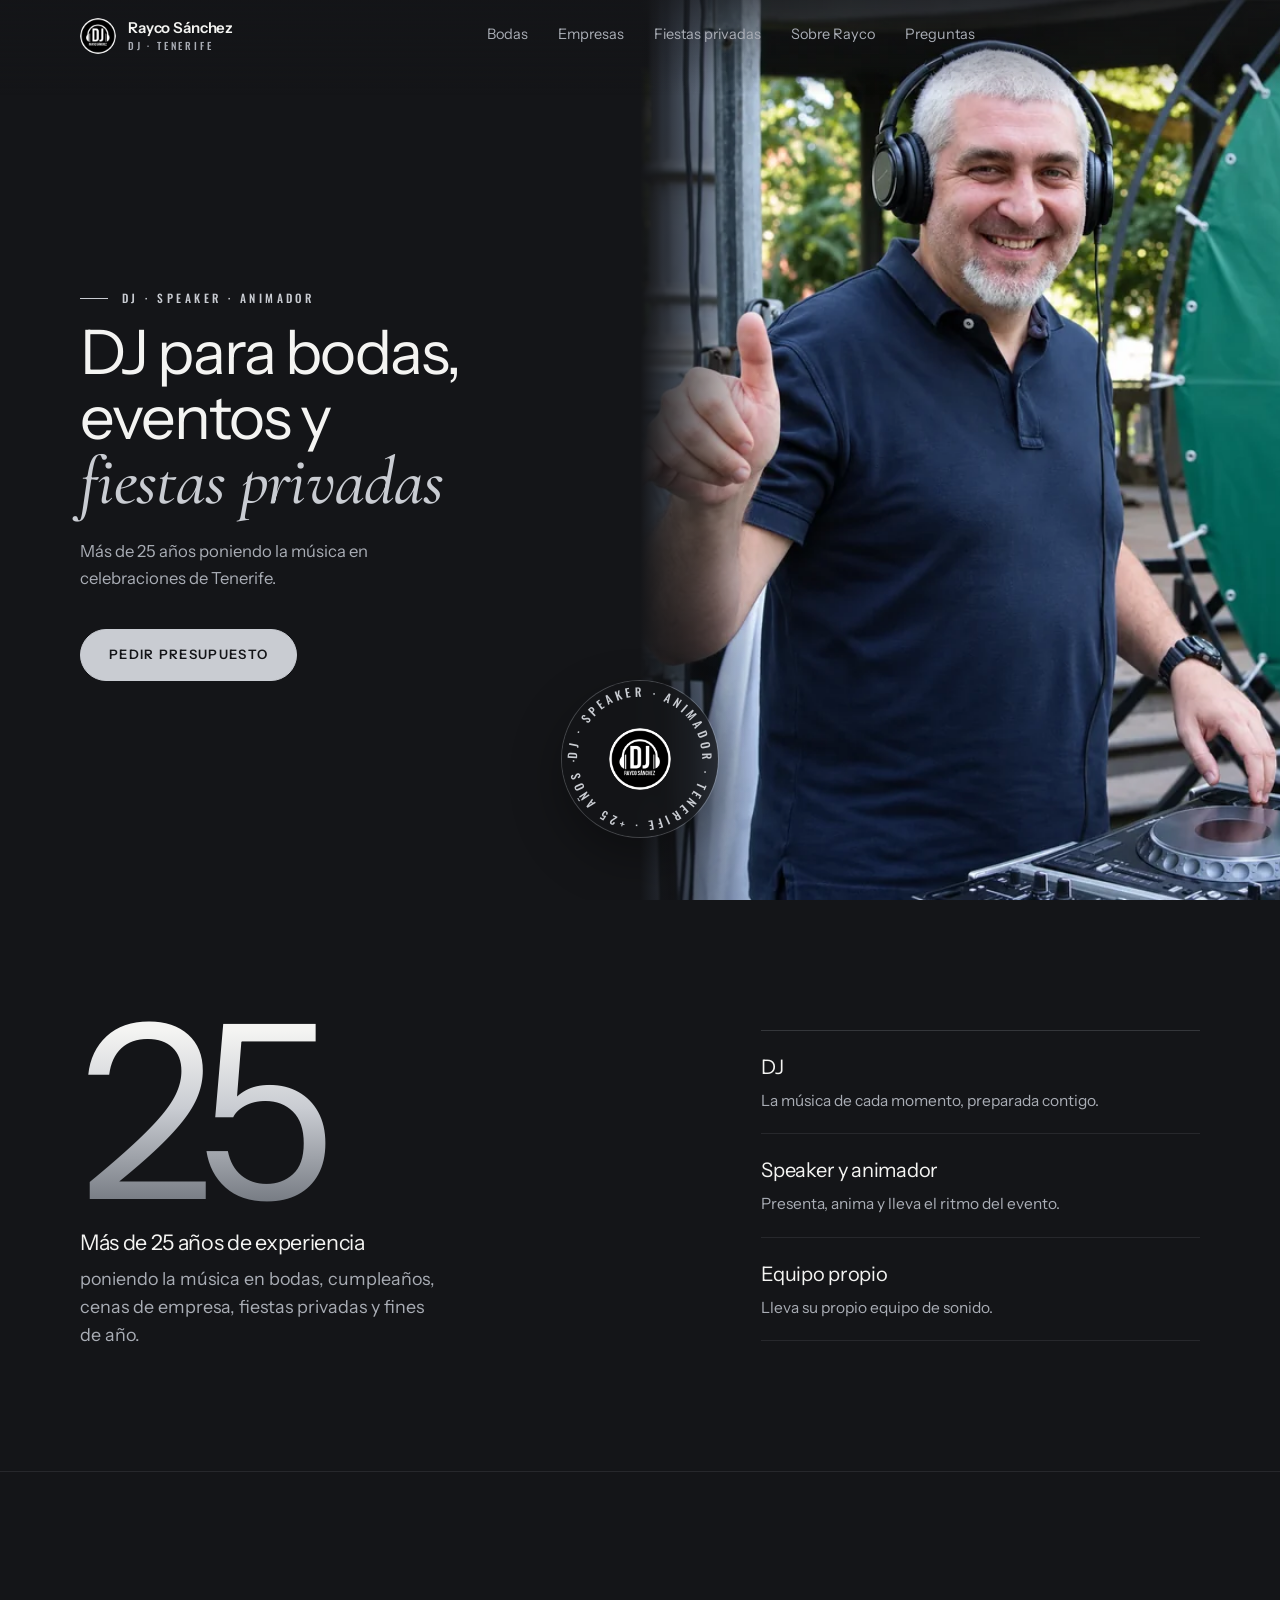
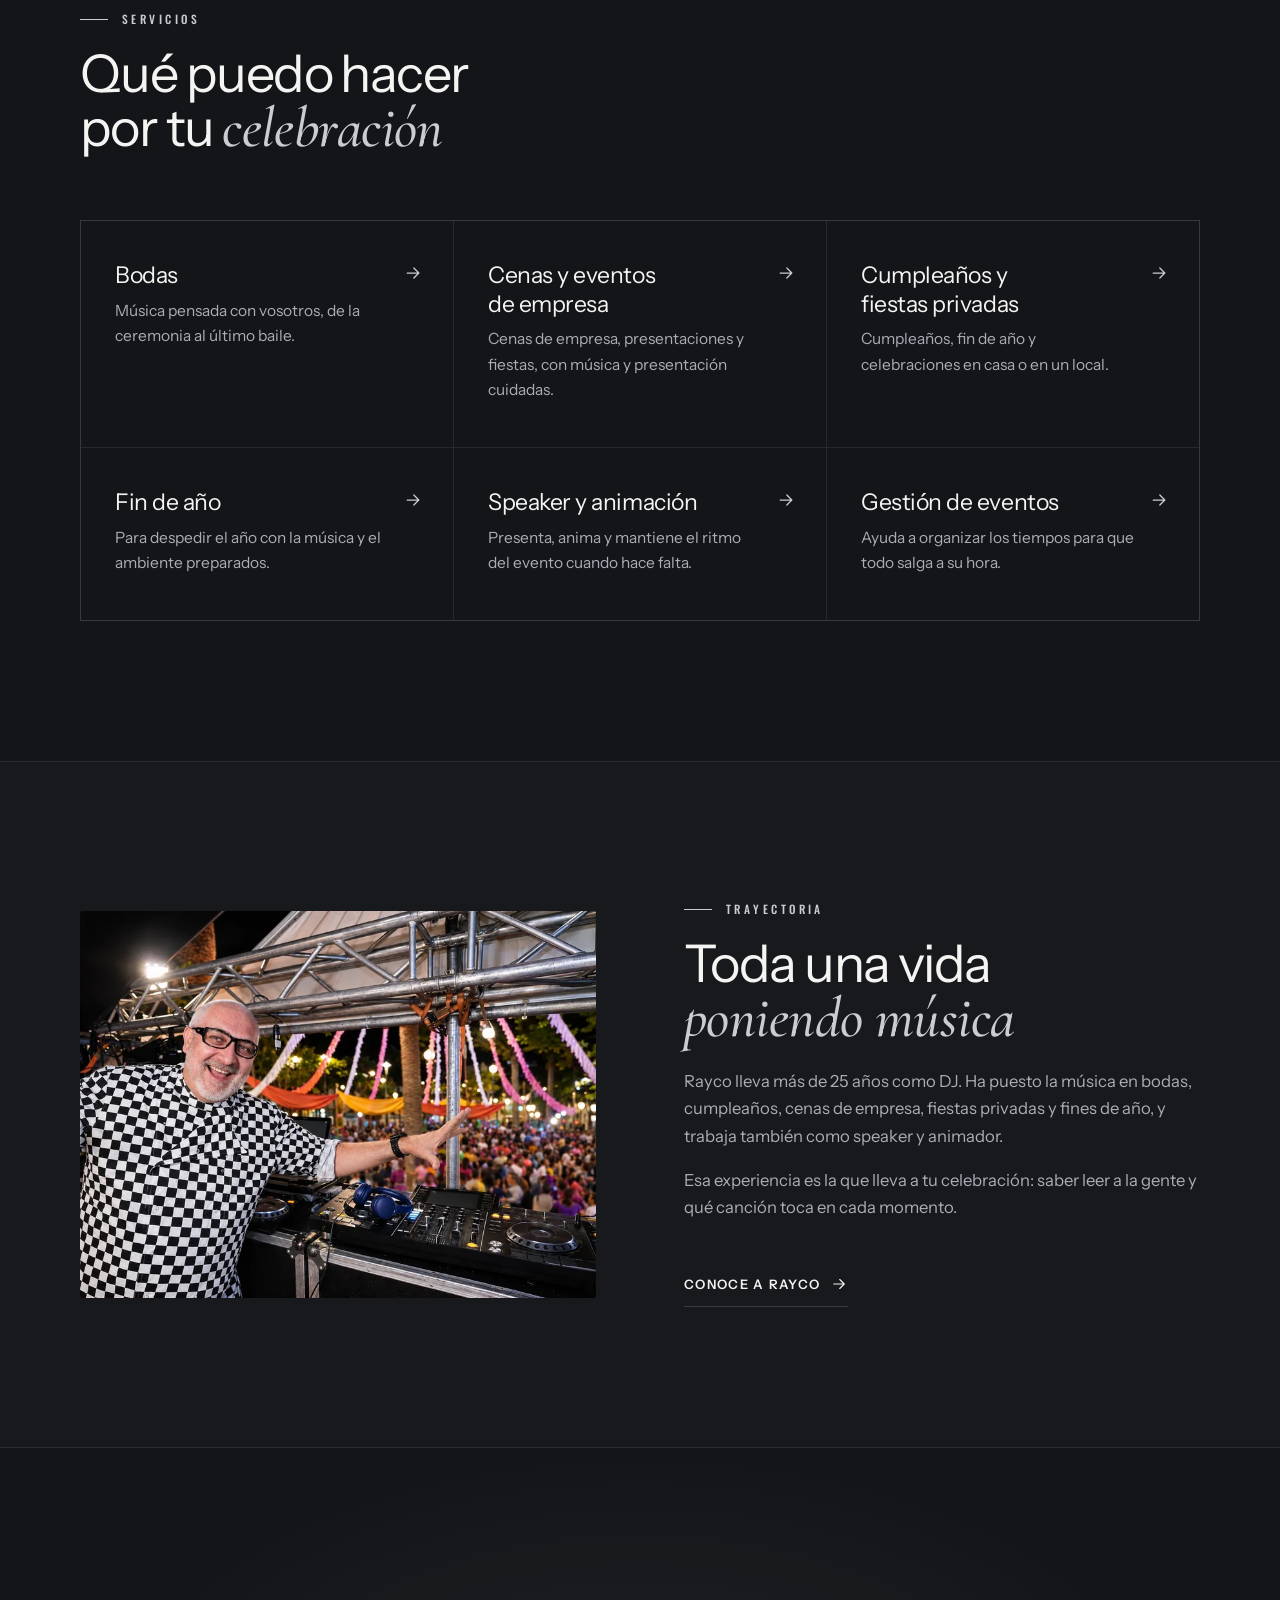
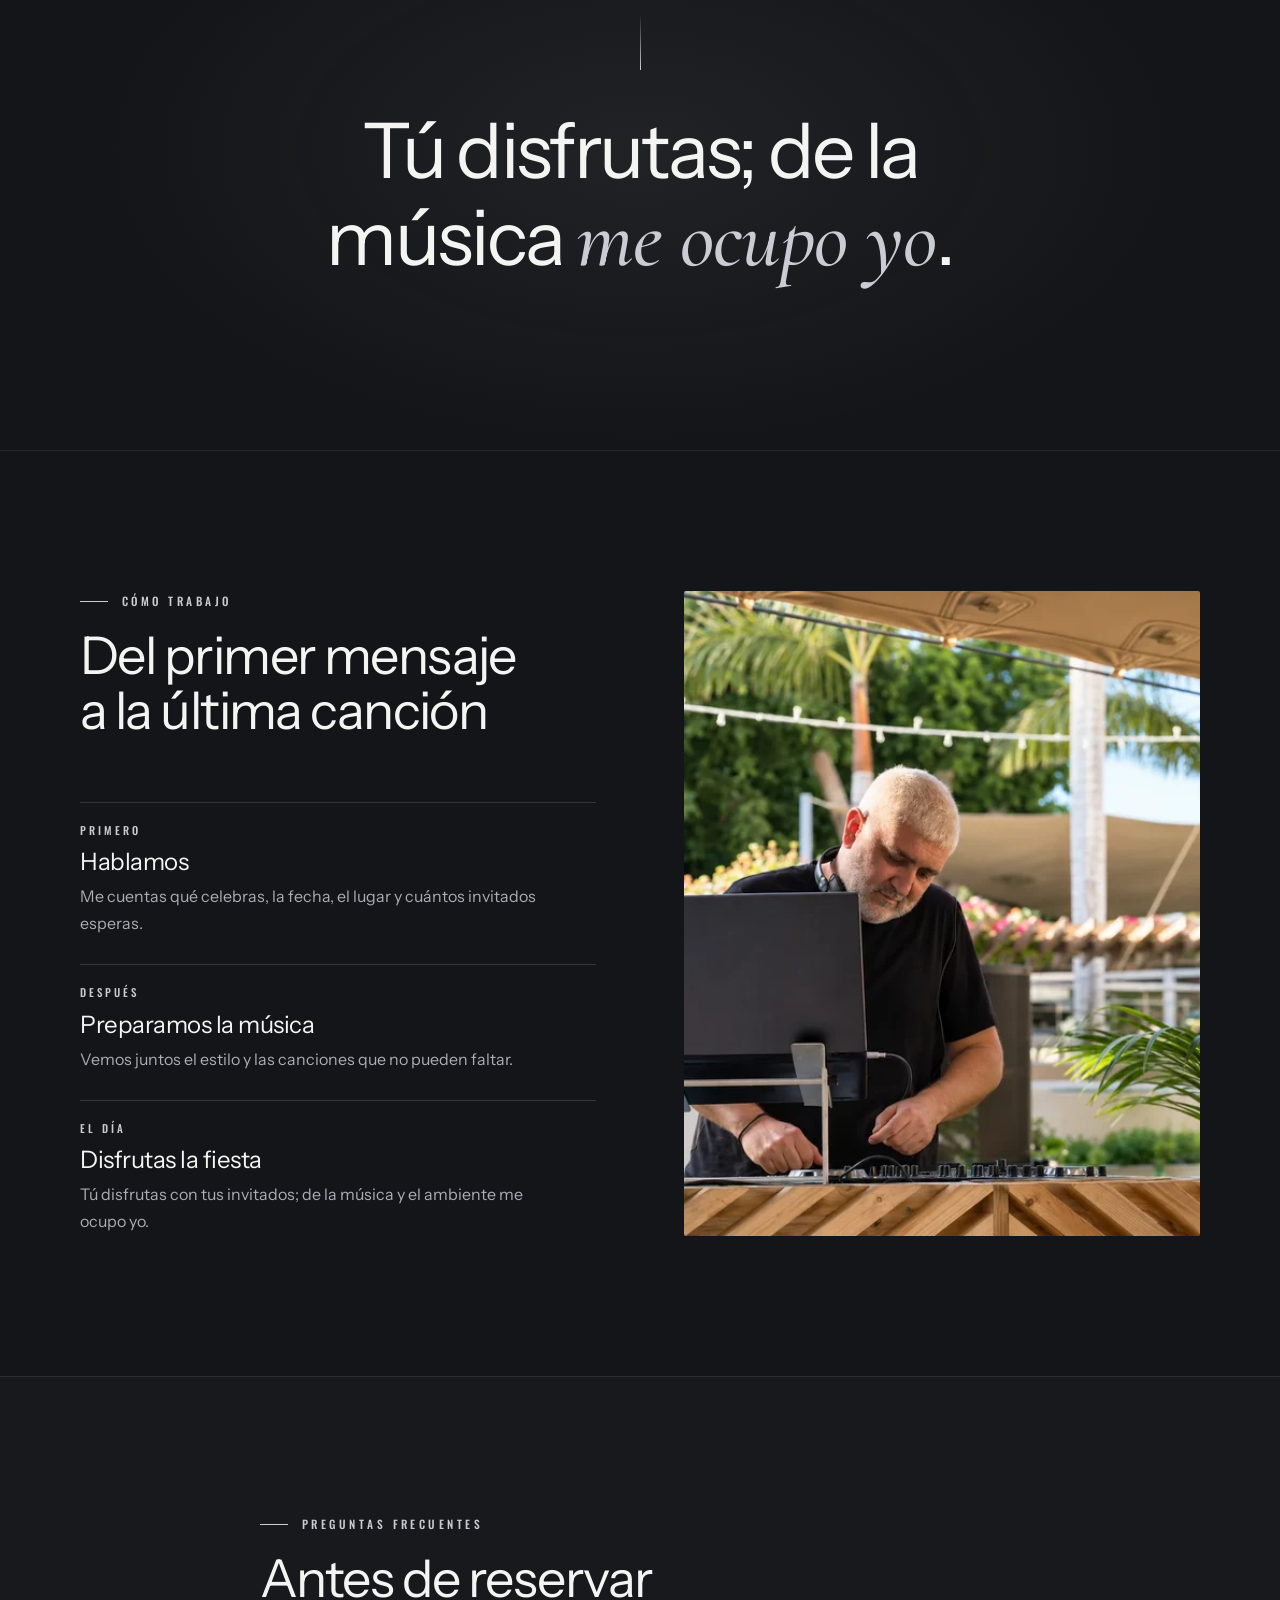
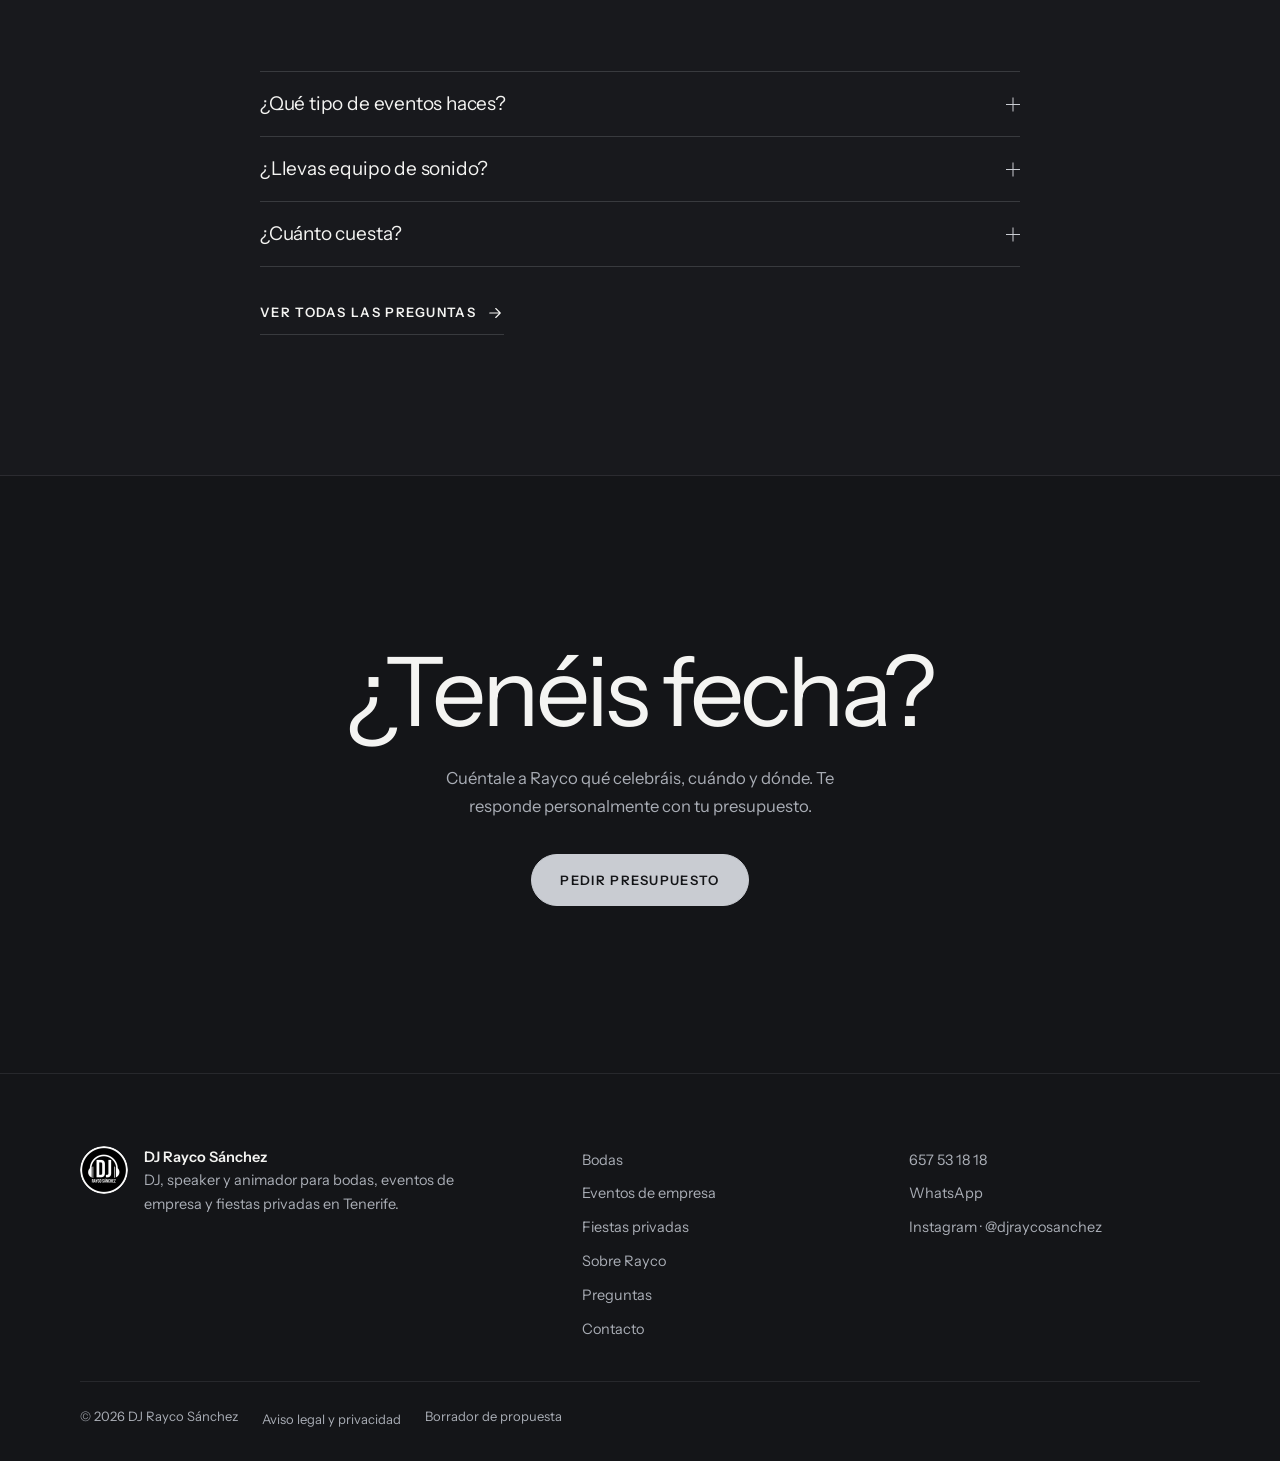
<file: index.html>
<!doctype html>
<html lang="es">
<head>
<meta charset="utf-8">
<meta name="robots" content="noindex, nofollow">
<meta name="viewport" content="width=device-width, initial-scale=1, viewport-fit=cover">
<title>DJ Rayco Sánchez · DJ para bodas, eventos y fiestas privadas</title>
<meta name="description" content="DJ Rayco Sánchez: DJ, speaker y animador para bodas, eventos de empresa y fiestas privadas en Tenerife. Pide presupuesto: 657 53 18 18.">
<link rel="canonical" href="https://DOMINIO-PENDIENTE/">
<meta name="theme-color" content="#141518">
<meta property="og:type" content="website">
<meta property="og:locale" content="es_ES">
<meta property="og:site_name" content="DJ Rayco Sánchez">
<meta property="og:title" content="DJ Rayco Sánchez · DJ para bodas, eventos y fiestas privadas">
<meta property="og:description" content="DJ Rayco Sánchez: DJ, speaker y animador para bodas, eventos de empresa y fiestas privadas en Tenerife. Pide presupuesto: 657 53 18 18.">
<meta property="og:url" content="https://DOMINIO-PENDIENTE/">
<meta property="og:image" content="https://DOMINIO-PENDIENTE/img/og-rayco.jpg">
<meta property="og:image:width" content="1200"><meta property="og:image:height" content="630">
<meta name="twitter:card" content="summary_large_image">
<link rel="icon" type="image/png" sizes="32x32" href="img/favicon-32.png">
<link rel="apple-touch-icon" href="img/apple-touch-icon.png">
<link rel="preload" href="fuentes/instrument-sans-latin-400-normal.woff2" as="font" type="font/woff2" crossorigin>
<link rel="preload" as="image" href="img/rayco-sonriendo-960.webp" imagesrcset="img/rayco-sonriendo-640.webp 640w, img/rayco-sonriendo-960.webp 960w, img/rayco-sonriendo-1280.webp 1280w, img/rayco-sonriendo-1600.webp 1600w" imagesizes="(min-width:1000px) 50vw, 142vw" fetchpriority="high">
<script>document.documentElement.classList.add('js')</script>
<link rel="stylesheet" href="css/estilo.css">
<script type="application/ld+json">{"@context": "https://schema.org", "@type": "Person", "name": "DJ Rayco Sánchez", "jobTitle": "DJ", "telephone": "+34657531818", "url": "https://DOMINIO-PENDIENTE/", "image": "https://DOMINIO-PENDIENTE/img/rayco-sonriendo-1600.webp", "sameAs": ["https://www.instagram.com/djraycosanchez/"], "knowsAbout": ["Bodas", "Eventos de empresa", "Fiestas privadas", "Speaker", "Animación"]}</script>
<script type="application/ld+json">{"@context": "https://schema.org", "@type": "WebSite", "name": "DJ Rayco Sánchez", "url": "https://DOMINIO-PENDIENTE/", "inLanguage": "es"}</script>
</head>
<body>
<a class="saltar" href="#contenido">Saltar al contenido</a>
<header class="cabecera">
  <div class="envoltura">
    <a class="marca" href="./" aria-label="DJ Rayco Sánchez, inicio"><img src="img/logo-96.webp" width="36" height="36" alt=""><span>Rayco Sánchez<small>DJ · Tenerife</small></span></a>
    <nav class="menu" aria-label="Principal"><ul><li><a href="bodas/">Bodas</a></li><li><a href="empresas/">Empresas</a></li><li><a href="fiestas/">Fiestas privadas</a></li><li><a href="sobre-rayco/">Sobre Rayco</a></li><li><a href="preguntas/">Preguntas</a></li></ul></nav>
    <a class="boton principal cab-presupuesto" href="contacto/">Pedir presupuesto</a>
    <button class="abrir-menu" type="button" aria-expanded="false" aria-controls="menu-movil"><span>Menú</span><i aria-hidden="true"></i></button>
  </div>
</header>
<div class="menu-movil" id="menu-movil" role="dialog" aria-modal="true" aria-label="Menú" aria-hidden="true" inert>
  <div class="arriba"><a class="marca" href="./" aria-label="DJ Rayco Sánchez, inicio"><img src="img/logo-96.webp" width="36" height="36" alt=""><span>Rayco Sánchez<small>DJ · Tenerife</small></span></a><button class="cerrar" type="button" aria-label="Cerrar menú"><svg viewBox="0 0 24 24" fill="none" stroke="currentColor" stroke-width="1.6" stroke-linecap="round" stroke-linejoin="round" aria-hidden="true"><path d="M6 6l12 12M18 6L6 18"/></svg></button></div>
  <nav aria-label="Menú del móvil"><ul><li><a href="./" aria-current="page">Inicio</a></li><li><a href="bodas/">Bodas</a></li><li><a href="empresas/">Eventos de empresa</a></li><li><a href="fiestas/">Fiestas privadas</a></li><li><a href="sobre-rayco/">Sobre Rayco</a></li><li><a href="preguntas/">Preguntas</a></li><li><a href="contacto/">Contacto</a></li></ul></nav>
  <div class="pie-menu">
    <a class="boton principal" href="contacto/">Pedir presupuesto</a>
    <p>o llama al <a href="tel:+34657531818">657 53 18 18</a></p>
  </div>
</div>
<main id="contenido">
<section class="portada" aria-labelledby="t-portada">
  <figure class="foto-portada"><img src="img/rayco-sonriendo-960.webp" srcset="img/rayco-sonriendo-640.webp 640w, img/rayco-sonriendo-960.webp 960w, img/rayco-sonriendo-1280.webp 1280w, img/rayco-sonriendo-1600.webp 1600w" sizes="(min-width:1000px) 50vw, 142vw" width="1600" height="2000" alt="Rayco Sánchez sonríe con auriculares frente a su equipo de música" fetchpriority="high"></figure>
  <div class="sello" aria-hidden="true"><svg viewBox="0 0 200 200"><defs><path id="sello-circulo" d="M100,100 m-80,0 a80,80 0 1,1 160,0 a80,80 0 1,1 -160,0"/></defs><text><textPath href="#sello-circulo" textLength="500" lengthAdjust="spacing">DJ · SPEAKER · ANIMADOR · TENERIFE · +25 AÑOS · </textPath></text></svg><img src="img/logo-192.webp" width="96" height="96" alt=""></div>
  <div class="portada-texto entra">
    <p class="ante">DJ · Speaker · Animador</p>
    <h1 id="t-portada">DJ para bodas, eventos y <em>fiestas privadas</em></h1>
    <p class="entradilla">Más de 25 años poniendo la música en celebraciones de Tenerife.</p>
    <a class="boton principal" href="contacto/" data-cta>Pedir presupuesto</a>
  </div>
</section>

<section class="credenciales" aria-label="Experiencia de Rayco">
  <div class="envoltura">
    <div class="cifra-grande revela">
      <p class="num" aria-hidden="true">25<sup>+</sup></p>
      <p class="cifra-texto"><strong>Más de 25 años de experiencia</strong> poniendo la música en bodas, cumpleaños, cenas de empresa, fiestas privadas y fines de año.</p>
    </div>
    <ul class="cred-lista revela">
      <li><strong>DJ</strong><span>La música de cada momento, preparada contigo.</span></li>
      <li><strong>Speaker y animador</strong><span>Presenta, anima y lleva el ritmo del evento.</span></li>
      <li><strong>Equipo propio</strong><span>Lleva su propio equipo de sonido.</span></li>
    </ul>
  </div>
</section>

<section class="seccion" aria-labelledby="t-servicios">
  <div class="envoltura">
    <div class="titulo-seccion"><p class="ante">Servicios</p><h2 id="t-servicios">Qué puedo hacer por tu <em>celebración</em></h2></div>
    <ul class="servicios"><li class="revela"><a href="bodas/"><h3>Bodas</h3><p>Música pensada con vosotros, de la ceremonia al último baile.</p><span class="ir"><svg viewBox="0 0 24 24" fill="none" stroke="currentColor" stroke-width="1.5" stroke-linecap="round" stroke-linejoin="round" aria-hidden="true"><path d="M5 12h14M13 6l6 6-6 6"/></svg></span></a></li><li class="revela"><a href="empresas/"><h3>Cenas y eventos de empresa</h3><p>Cenas de empresa, presentaciones y fiestas, con música y presentación cuidadas.</p><span class="ir"><svg viewBox="0 0 24 24" fill="none" stroke="currentColor" stroke-width="1.5" stroke-linecap="round" stroke-linejoin="round" aria-hidden="true"><path d="M5 12h14M13 6l6 6-6 6"/></svg></span></a></li><li class="revela"><a href="fiestas/"><h3>Cumpleaños y fiestas privadas</h3><p>Cumpleaños, fin de año y celebraciones en casa o en un local.</p><span class="ir"><svg viewBox="0 0 24 24" fill="none" stroke="currentColor" stroke-width="1.5" stroke-linecap="round" stroke-linejoin="round" aria-hidden="true"><path d="M5 12h14M13 6l6 6-6 6"/></svg></span></a></li><li class="revela"><a href="fiestas/"><h3>Fin de año</h3><p>Para despedir el año con la música y el ambiente preparados.</p><span class="ir"><svg viewBox="0 0 24 24" fill="none" stroke="currentColor" stroke-width="1.5" stroke-linecap="round" stroke-linejoin="round" aria-hidden="true"><path d="M5 12h14M13 6l6 6-6 6"/></svg></span></a></li><li class="revela"><a href="sobre-rayco/"><h3>Speaker y animación</h3><p>Presenta, anima y mantiene el ritmo del evento cuando hace falta.</p><span class="ir"><svg viewBox="0 0 24 24" fill="none" stroke="currentColor" stroke-width="1.5" stroke-linecap="round" stroke-linejoin="round" aria-hidden="true"><path d="M5 12h14M13 6l6 6-6 6"/></svg></span></a></li><li class="revela"><a href="sobre-rayco/"><h3>Gestión de eventos</h3><p>Ayuda a organizar los tiempos para que todo salga a su hora.</p><span class="ir"><svg viewBox="0 0 24 24" fill="none" stroke="currentColor" stroke-width="1.5" stroke-linecap="round" stroke-linejoin="round" aria-hidden="true"><path d="M5 12h14M13 6l6 6-6 6"/></svg></span></a></li></ul>
  </div>
</section>

<section class="seccion capa" aria-labelledby="t-trayectoria">
  <div class="envoltura dos-col">
    <figure class="foto-marco revela"><img src="img/rayco-carnaval-1200.webp" srcset="img/rayco-carnaval-800.webp 800w, img/rayco-carnaval-1200.webp 1200w, img/rayco-carnaval-1600.webp 1600w" sizes="(min-width:1000px) 600px, 100vw" width="1600" height="1200" alt="Rayco Sánchez sonríe en su cabina de DJ, de noche, ante una fiesta llena de gente" loading="lazy" decoding="async"></figure>
    <div class="revela">
      <p class="ante">Trayectoria</p>
      <h2 id="t-trayectoria">Toda una vida <em>poniendo música</em></h2>
      <p class="entradilla">Rayco lleva más de 25 años como DJ. Ha puesto la música en bodas, cumpleaños, cenas de empresa, fiestas privadas y fines de año, y trabaja también como speaker y animador.</p>
      <p class="entradilla">Esa experiencia es la que lleva a tu celebración: saber leer a la gente y qué canción toca en cada momento.</p>
      <a class="enlace" href="sobre-rayco/">Conoce a Rayco <svg viewBox="0 0 24 24" fill="none" stroke="currentColor" stroke-width="1.5" stroke-linecap="round" stroke-linejoin="round" aria-hidden="true"><path d="M5 12h14M13 6l6 6-6 6"/></svg></a>
    </div>
  </div>
</section>

<section class="cita" aria-label="Forma de trabajar">
  <div class="envoltura estrecha revela">
    <p>Tú disfrutas; de la música <em>me ocupo yo</em>.</p>
  </div>
</section>

<section class="seccion" aria-labelledby="t-como">
  <div class="envoltura dos-col invertida">
    <figure class="foto-marco vertical revela"><img src="img/rayco-terraza-1200.webp" srcset="img/rayco-terraza-800.webp 800w, img/rayco-terraza-1200.webp 1200w, img/rayco-terraza-1600.webp 1600w" sizes="(min-width:1000px) 520px, 100vw" width="1600" height="1200" alt="Rayco Sánchez preparando la música en una terraza rodeada de palmeras" loading="lazy" decoding="async"></figure>
    <div class="revela">
      <div class="titulo-seccion"><p class="ante">Cómo trabajo</p><h2 id="t-como">Del primer mensaje a la última canción</h2></div>
      <ol class="pasos"><li><span class="cuando">Primero</span><h3>Hablamos</h3><p>Me cuentas qué celebras, la fecha, el lugar y cuántos invitados esperas.</p></li><li><span class="cuando">Después</span><h3>Preparamos la música</h3><p>Vemos juntos el estilo y las canciones que no pueden faltar.</p></li><li><span class="cuando">El día</span><h3>Disfrutas la fiesta</h3><p>Tú disfrutas con tus invitados; de la música y el ambiente me ocupo yo.</p></li></ol>
    </div>
  </div>
</section>

<section class="seccion capa" aria-labelledby="t-dudas">
  <div class="envoltura estrecha">
    <div class="titulo-seccion"><p class="ante">Preguntas frecuentes</p><h2 id="t-dudas">Antes de reservar</h2></div>
    <div class="preguntas"><details><summary>¿Qué tipo de eventos haces?<i aria-hidden="true"></i></summary><div class="respuesta"><p>Bodas, cumpleaños, fiestas privadas, cenas y eventos de empresa, fin de año y todo tipo de celebraciones.</p></div></details><details><summary>¿Llevas equipo de sonido?<i aria-hidden="true"></i></summary><div class="respuesta"><p>Sí, llevo mi propio equipo.</p></div></details><details><summary>¿Cuánto cuesta?<i aria-hidden="true"></i></summary><div class="respuesta"><p>Depende de la fecha, el lugar y lo que necesites. Cuéntaselo a Rayco en el formulario y te prepara el presupuesto.</p></div></details></div>
    <a class="enlace" href="preguntas/">Ver todas las preguntas <svg viewBox="0 0 24 24" fill="none" stroke="currentColor" stroke-width="1.5" stroke-linecap="round" stroke-linejoin="round" aria-hidden="true"><path d="M5 12h14M13 6l6 6-6 6"/></svg></a>
  </div>
</section>

<section class="final" aria-labelledby="final-t">
  <div class="envoltura revela">
    <h2 id="final-t">¿Tenéis fecha?</h2>
    <p>Cuéntale a Rayco qué celebráis, cuándo y dónde. Te responde personalmente con tu presupuesto.</p>
    <a class="boton principal" href="contacto/" data-cta>Pedir presupuesto</a>
  </div>
</section>
</main>
<footer class="pie">
  <div class="envoltura">
    <div class="pie-marca">
      <img src="img/logo-96.webp" width="48" height="48" alt="Logo de DJ Rayco Sánchez" loading="lazy">
      <p><strong>DJ Rayco Sánchez</strong><br>DJ, speaker y animador para bodas, eventos de empresa y fiestas privadas en Tenerife.</p>
    </div>
    <nav aria-label="Pie"><ul><li><a href="bodas/">Bodas</a></li><li><a href="empresas/">Eventos de empresa</a></li><li><a href="fiestas/">Fiestas privadas</a></li><li><a href="sobre-rayco/">Sobre Rayco</a></li><li><a href="preguntas/">Preguntas</a></li><li><a href="contacto/">Contacto</a></li></ul></nav>
    <ul class="pie-contacto">
      <li><a href="tel:+34657531818">657 53 18 18</a></li>
      <li><a href="https://wa.me/34657531818?text=Hola%2C%20Rayco.%20Quiero%20pedir%20presupuesto%20para%20mi%20evento." target="_blank" rel="noopener">WhatsApp</a></li>
      <li><a href="https://www.instagram.com/djraycosanchez/" target="_blank" rel="noopener">Instagram · @djraycosanchez</a></li>
    </ul>
    <div class="legal"><span>© 2026 DJ Rayco Sánchez</span><a href="legal/">Aviso legal y privacidad</a><span>Borrador de propuesta</span></div>
  </div>
</footer>
<aside class="accion-fija" aria-label="Contactar con Rayco">
  <a class="presu" href="contacto/">Pedir presupuesto</a>
  <a class="tel" href="tel:+34657531818" aria-label="Llamar a Rayco al 657 53 18 18"><svg viewBox="0 0 24 24" fill="none" stroke="currentColor" stroke-width="1.6" stroke-linecap="round" stroke-linejoin="round" aria-hidden="true"><path d="M5 4h4l2 5-2.5 1.5a11 11 0 0 0 5 5L15 13l5 2v4a2 2 0 0 1-2 2A16 16 0 0 1 3 6a2 2 0 0 1 2-2"/></svg></a>
</aside>
<script src="js/web.js" defer></script>
</body>
</html>
</file>
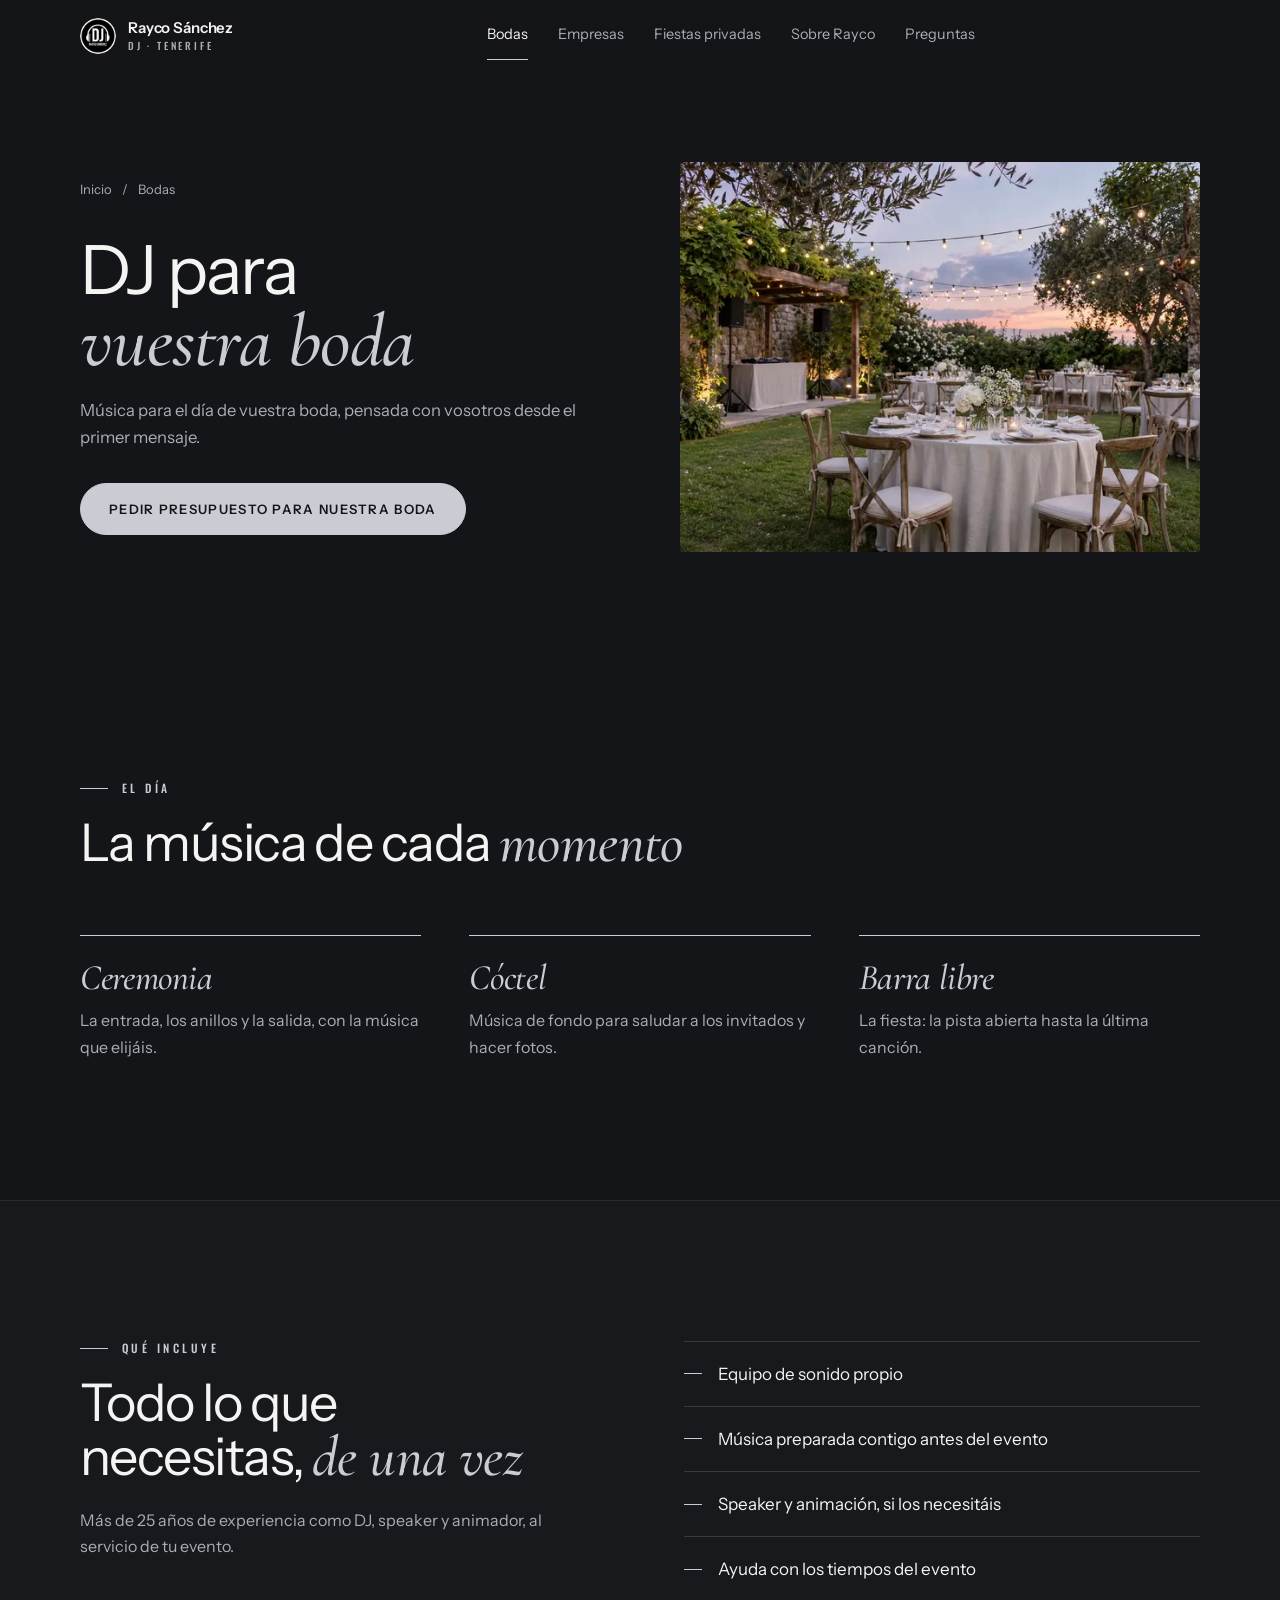
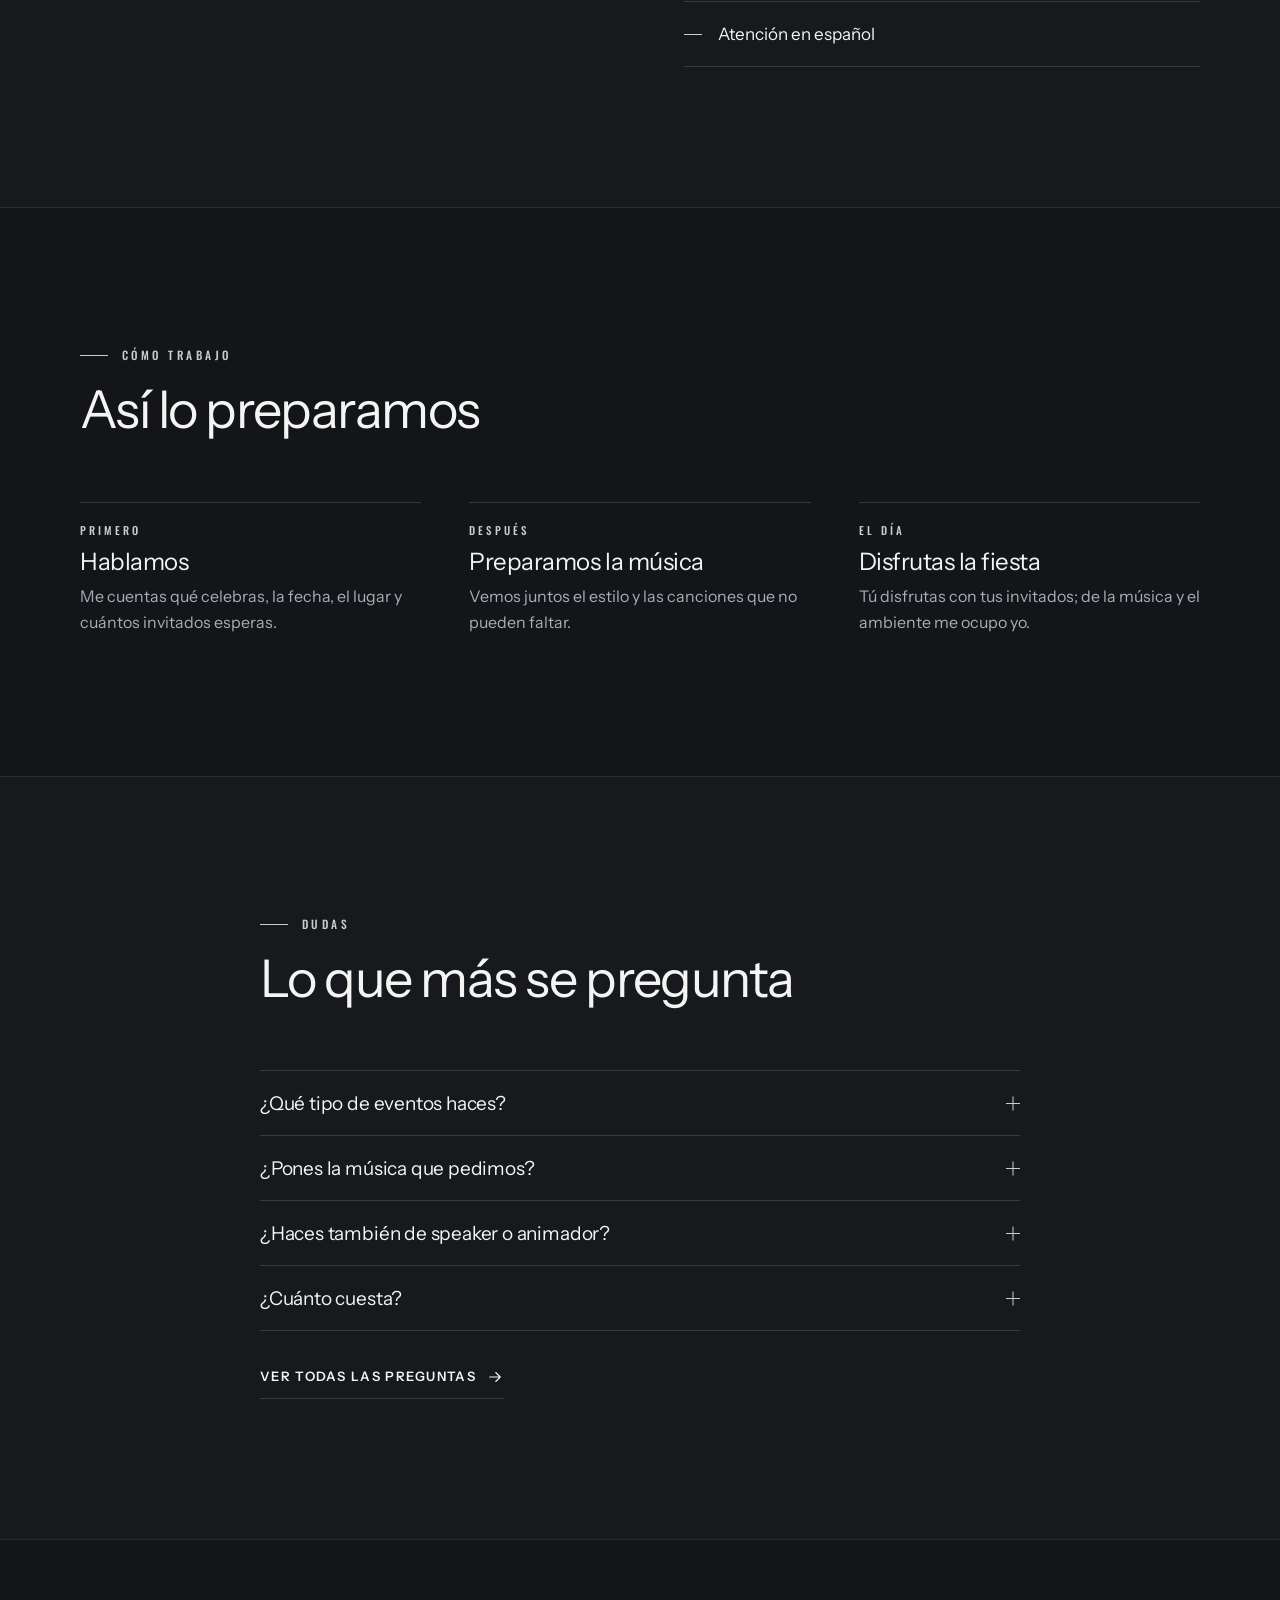
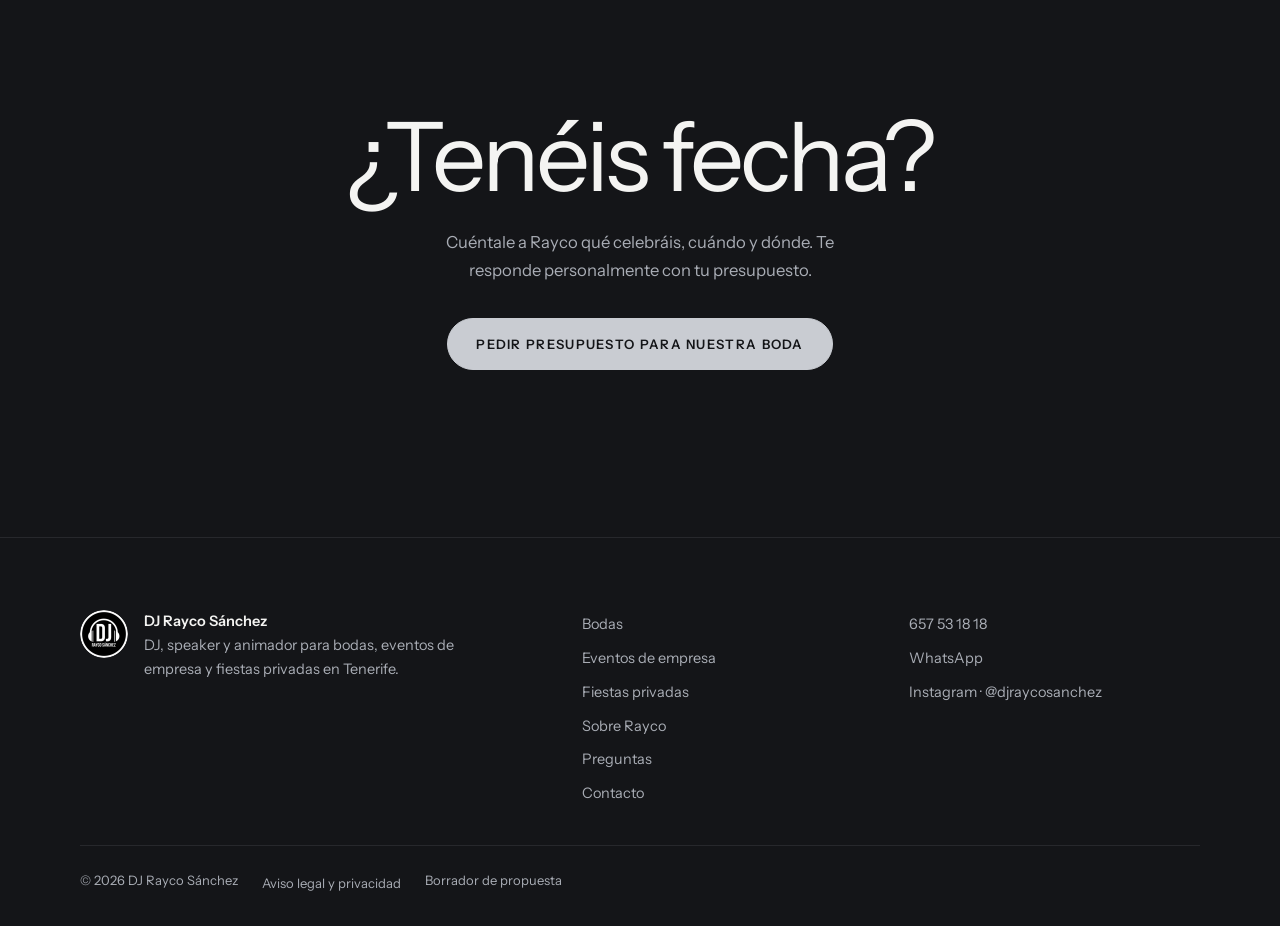
<file: bodas/index.html>
<!doctype html>
<html lang="es">
<head>
<meta charset="utf-8">
<meta name="robots" content="noindex, nofollow">
<meta name="viewport" content="width=device-width, initial-scale=1, viewport-fit=cover">
<title>DJ para bodas · DJ Rayco Sánchez</title>
<meta name="description" content="DJ para bodas en Tenerife: Rayco Sánchez prepara la música de tu boda contigo. Pide presupuesto o llama al 657 53 18 18.">
<link rel="canonical" href="https://DOMINIO-PENDIENTE/bodas/">
<meta name="theme-color" content="#141518">
<meta property="og:type" content="website">
<meta property="og:locale" content="es_ES">
<meta property="og:site_name" content="DJ Rayco Sánchez">
<meta property="og:title" content="DJ para bodas · DJ Rayco Sánchez">
<meta property="og:description" content="DJ para bodas en Tenerife: Rayco Sánchez prepara la música de tu boda contigo. Pide presupuesto o llama al 657 53 18 18.">
<meta property="og:url" content="https://DOMINIO-PENDIENTE/bodas/">
<meta property="og:image" content="https://DOMINIO-PENDIENTE/img/og-rayco.jpg">
<meta property="og:image:width" content="1200"><meta property="og:image:height" content="630">
<meta name="twitter:card" content="summary_large_image">
<link rel="icon" type="image/png" sizes="32x32" href="../img/favicon-32.png">
<link rel="apple-touch-icon" href="../img/apple-touch-icon.png">
<link rel="preload" href="../fuentes/instrument-sans-latin-400-normal.woff2" as="font" type="font/woff2" crossorigin>
<script>document.documentElement.classList.add('js')</script>
<link rel="stylesheet" href="../css/estilo.css">
<script type="application/ld+json">{"@context": "https://schema.org", "@type": "Service", "serviceType": "DJ para vuestra boda", "name": "DJ para vuestra boda", "provider": {"@type": "Person", "name": "DJ Rayco Sánchez", "jobTitle": "DJ", "telephone": "+34657531818", "url": "https://DOMINIO-PENDIENTE/", "image": "https://DOMINIO-PENDIENTE/img/rayco-sonriendo-1600.webp", "sameAs": ["https://www.instagram.com/djraycosanchez/"]}, "areaServed": "Tenerife", "url": "https://DOMINIO-PENDIENTE/bodas/"}</script>
</head>
<body>
<a class="saltar" href="#contenido">Saltar al contenido</a>
<header class="cabecera">
  <div class="envoltura">
    <a class="marca" href="../" aria-label="DJ Rayco Sánchez, inicio"><img src="../img/logo-96.webp" width="36" height="36" alt=""><span>Rayco Sánchez<small>DJ · Tenerife</small></span></a>
    <nav class="menu" aria-label="Principal"><ul><li><a href="../bodas/" aria-current="page">Bodas</a></li><li><a href="../empresas/">Empresas</a></li><li><a href="../fiestas/">Fiestas privadas</a></li><li><a href="../sobre-rayco/">Sobre Rayco</a></li><li><a href="../preguntas/">Preguntas</a></li></ul></nav>
    <a class="boton principal cab-presupuesto" href="../contacto/">Pedir presupuesto</a>
    <button class="abrir-menu" type="button" aria-expanded="false" aria-controls="menu-movil"><span>Menú</span><i aria-hidden="true"></i></button>
  </div>
</header>
<div class="menu-movil" id="menu-movil" role="dialog" aria-modal="true" aria-label="Menú" aria-hidden="true" inert>
  <div class="arriba"><a class="marca" href="../" aria-label="DJ Rayco Sánchez, inicio"><img src="../img/logo-96.webp" width="36" height="36" alt=""><span>Rayco Sánchez<small>DJ · Tenerife</small></span></a><button class="cerrar" type="button" aria-label="Cerrar menú"><svg viewBox="0 0 24 24" fill="none" stroke="currentColor" stroke-width="1.6" stroke-linecap="round" stroke-linejoin="round" aria-hidden="true"><path d="M6 6l12 12M18 6L6 18"/></svg></button></div>
  <nav aria-label="Menú del móvil"><ul><li><a href=".././">Inicio</a></li><li><a href="../bodas/" aria-current="page">Bodas</a></li><li><a href="../empresas/">Eventos de empresa</a></li><li><a href="../fiestas/">Fiestas privadas</a></li><li><a href="../sobre-rayco/">Sobre Rayco</a></li><li><a href="../preguntas/">Preguntas</a></li><li><a href="../contacto/">Contacto</a></li></ul></nav>
  <div class="pie-menu">
    <a class="boton principal" href="../contacto/">Pedir presupuesto</a>
    <p>o llama al <a href="tel:+34657531818">657 53 18 18</a></p>
  </div>
</div>
<main id="contenido">
<section class="cab-pagina con-imagen" aria-labelledby="t-pagina">
  <div class="envoltura">
    <div class="cab-texto entra">
      <nav class="miga" aria-label="Estás en"><a href="../">Inicio</a><span aria-hidden="true">/</span><span>Bodas</span></nav>
      <h1 id="t-pagina">DJ para <em>vuestra boda</em></h1>
      <p class="entradilla">Música para el día de vuestra boda, pensada con vosotros desde el primer mensaje.</p>
      <a class="boton principal" href="../contacto/?tipo=boda" data-cta>Pedir presupuesto para nuestra boda</a>
    </div>
    <figure class="imagen-cab"><img src="../img/bodas-portada-600.webp" srcset="../img/bodas-portada-600.webp 600w, ../img/bodas-portada.webp 1200w" sizes="(min-width:1000px) 600px, 100vw" width="1200" height="900" alt="Jardín preparado para una boda al atardecer, con mesas y guirnaldas de luces" fetchpriority="high"></figure>
  </div>
</section>

<section class="seccion" aria-labelledby="t-momentos">
  <div class="envoltura">
    <div class="titulo-seccion"><p class="ante">El día</p><h2 id="t-momentos">La música de cada <em>momento</em></h2></div>
    <ol class="momentos revela"><li><h3>Ceremonia</h3><p>La entrada, los anillos y la salida, con la música que elijáis.</p></li><li><h3>Cóctel</h3><p>Música de fondo para saludar a los invitados y hacer fotos.</p></li><li><h3>Barra libre</h3><p>La fiesta: la pista abierta hasta la última canción.</p></li></ol>
  </div>
</section>

<section class="seccion capa" aria-labelledby="t-incluye">
  <div class="envoltura dos-col texto">
    <div class="titulo-seccion"><p class="ante">Qué incluye</p><h2 id="t-incluye">Todo lo que necesitas, <em>de una vez</em></h2><p class="nota">Más de 25 años de experiencia como DJ, speaker y animador, al servicio de tu evento.</p></div>
    <ul class="lista revela"><li>Equipo de sonido propio</li><li>Música preparada contigo antes del evento</li><li>Speaker y animación, si los necesitáis</li><li>Ayuda con los tiempos del evento</li><li>Atención en español</li></ul>
  </div>
</section>

<section class="seccion" aria-labelledby="t-como">
  <div class="envoltura">
    <div class="titulo-seccion"><p class="ante">Cómo trabajo</p><h2 id="t-como">Así lo preparamos</h2></div>
    <div class="revela"><ol class="pasos"><li><span class="cuando">Primero</span><h3>Hablamos</h3><p>Me cuentas qué celebras, la fecha, el lugar y cuántos invitados esperas.</p></li><li><span class="cuando">Después</span><h3>Preparamos la música</h3><p>Vemos juntos el estilo y las canciones que no pueden faltar.</p></li><li><span class="cuando">El día</span><h3>Disfrutas la fiesta</h3><p>Tú disfrutas con tus invitados; de la música y el ambiente me ocupo yo.</p></li></ol></div>
  </div>
</section>

<section class="seccion capa" aria-labelledby="t-dudas">
  <div class="envoltura estrecha">
    <div class="titulo-seccion"><p class="ante">Dudas</p><h2 id="t-dudas">Lo que más se pregunta</h2></div>
    <div class="preguntas"><details><summary>¿Qué tipo de eventos haces?<i aria-hidden="true"></i></summary><div class="respuesta"><p>Bodas, cumpleaños, fiestas privadas, cenas y eventos de empresa, fin de año y todo tipo de celebraciones.</p></div></details><details><summary>¿Pones la música que pedimos?<i aria-hidden="true"></i></summary><div class="respuesta"><p>Sí. Antes del evento preparamos la música juntos: lo que os gusta y las canciones que no pueden faltar.</p></div></details><details><summary>¿Haces también de speaker o animador?<i aria-hidden="true"></i></summary><div class="respuesta"><p>Sí. Además de DJ, trabajo como speaker y animador, y te ayudo a organizar los tiempos del evento.</p></div></details><details><summary>¿Cuánto cuesta?<i aria-hidden="true"></i></summary><div class="respuesta"><p>Depende de la fecha, el lugar y lo que necesites. Cuéntaselo a Rayco en el formulario y te prepara el presupuesto.</p></div></details></div>
    <a class="enlace" href="../preguntas/">Ver todas las preguntas <svg viewBox="0 0 24 24" fill="none" stroke="currentColor" stroke-width="1.5" stroke-linecap="round" stroke-linejoin="round" aria-hidden="true"><path d="M5 12h14M13 6l6 6-6 6"/></svg></a>
  </div>
</section>

<section class="final" aria-labelledby="final-t">
  <div class="envoltura revela">
    <h2 id="final-t">¿Tenéis fecha?</h2>
    <p>Cuéntale a Rayco qué celebráis, cuándo y dónde. Te responde personalmente con tu presupuesto.</p>
    <a class="boton principal" href="../contacto/?tipo=boda" data-cta>Pedir presupuesto para nuestra boda</a>
  </div>
</section>
</main>
<footer class="pie">
  <div class="envoltura">
    <div class="pie-marca">
      <img src="../img/logo-96.webp" width="48" height="48" alt="Logo de DJ Rayco Sánchez" loading="lazy">
      <p><strong>DJ Rayco Sánchez</strong><br>DJ, speaker y animador para bodas, eventos de empresa y fiestas privadas en Tenerife.</p>
    </div>
    <nav aria-label="Pie"><ul><li><a href="../bodas/">Bodas</a></li><li><a href="../empresas/">Eventos de empresa</a></li><li><a href="../fiestas/">Fiestas privadas</a></li><li><a href="../sobre-rayco/">Sobre Rayco</a></li><li><a href="../preguntas/">Preguntas</a></li><li><a href="../contacto/">Contacto</a></li></ul></nav>
    <ul class="pie-contacto">
      <li><a href="tel:+34657531818">657 53 18 18</a></li>
      <li><a href="https://wa.me/34657531818?text=Hola%2C%20Rayco.%20Quiero%20pedir%20presupuesto%20para%20mi%20evento." target="_blank" rel="noopener">WhatsApp</a></li>
      <li><a href="https://www.instagram.com/djraycosanchez/" target="_blank" rel="noopener">Instagram · @djraycosanchez</a></li>
    </ul>
    <div class="legal"><span>© 2026 DJ Rayco Sánchez</span><a href="../legal/">Aviso legal y privacidad</a><span>Borrador de propuesta</span></div>
  </div>
</footer>
<aside class="accion-fija" aria-label="Contactar con Rayco">
  <a class="presu" href="../contacto/">Pedir presupuesto</a>
  <a class="tel" href="tel:+34657531818" aria-label="Llamar a Rayco al 657 53 18 18"><svg viewBox="0 0 24 24" fill="none" stroke="currentColor" stroke-width="1.6" stroke-linecap="round" stroke-linejoin="round" aria-hidden="true"><path d="M5 4h4l2 5-2.5 1.5a11 11 0 0 0 5 5L15 13l5 2v4a2 2 0 0 1-2 2A16 16 0 0 1 3 6a2 2 0 0 1 2-2"/></svg></a>
</aside>
<script src="../js/web.js" defer></script>
</body>
</html>
</file>
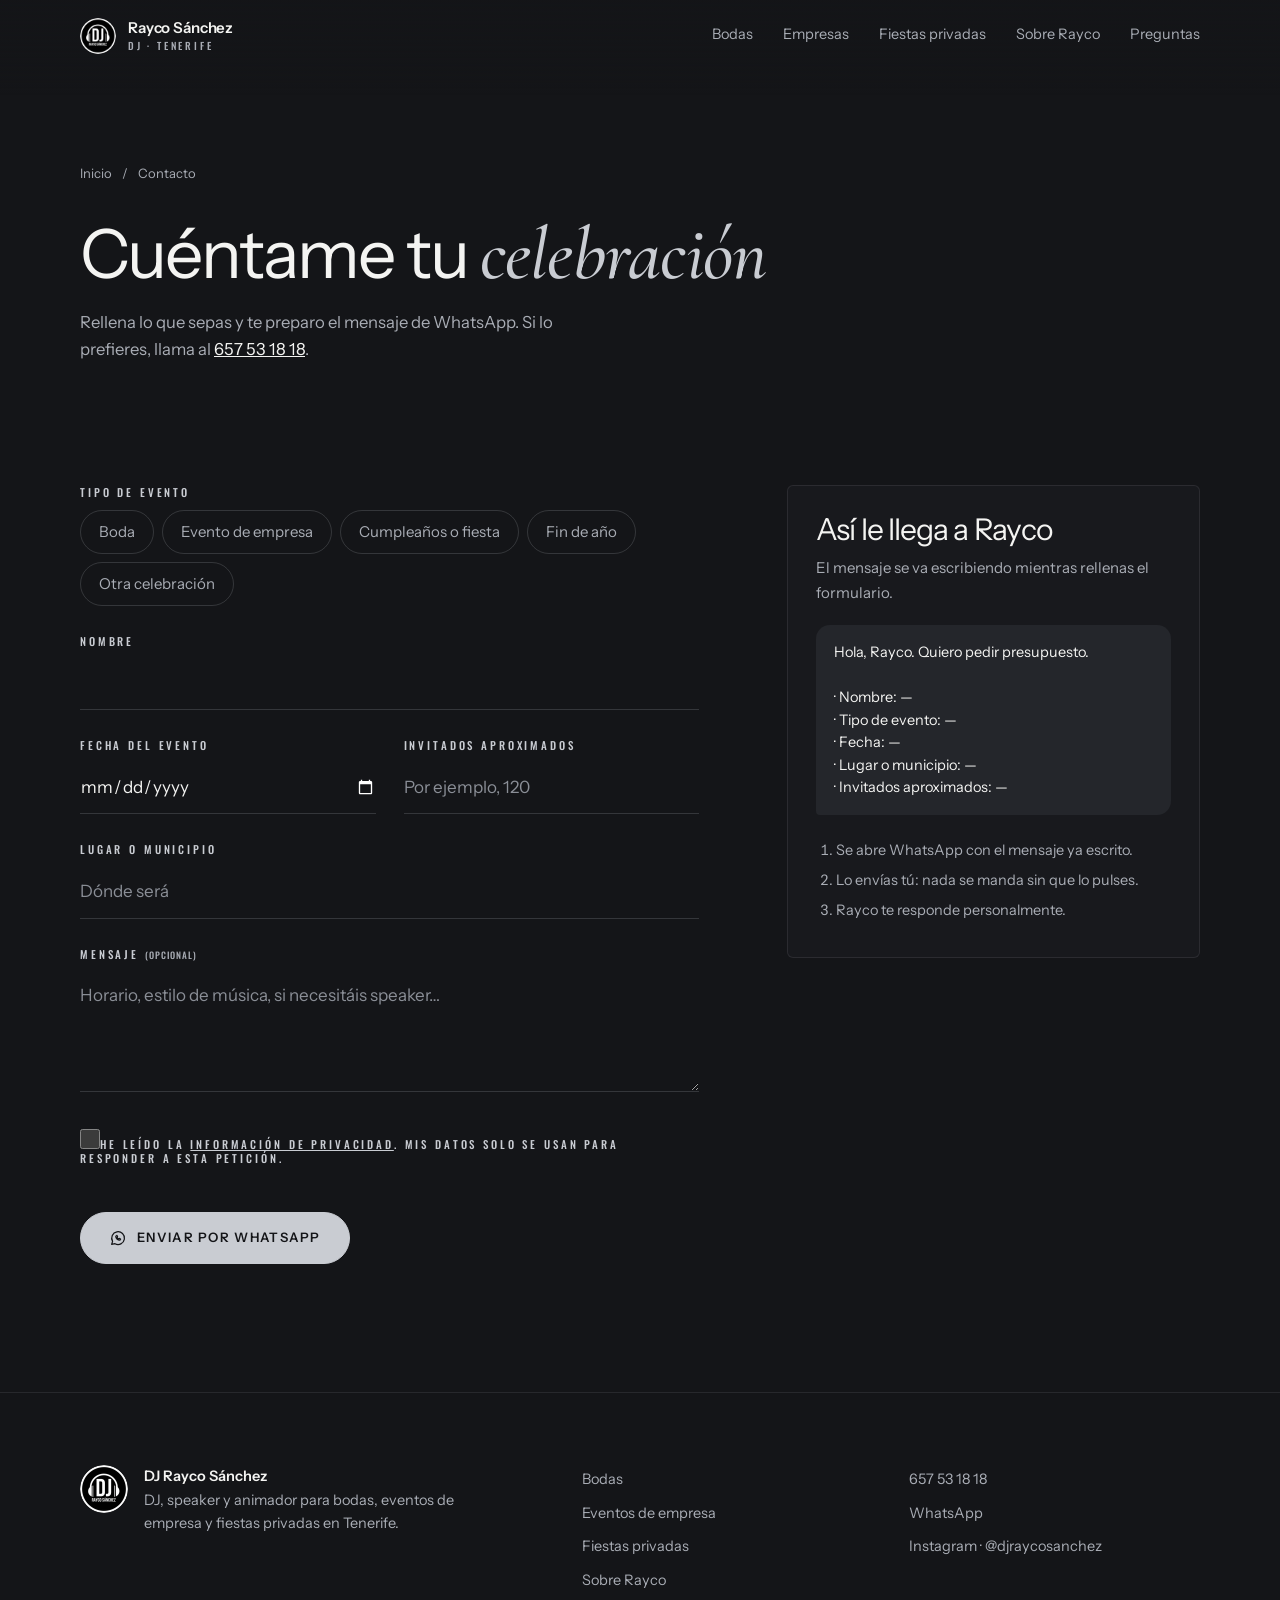
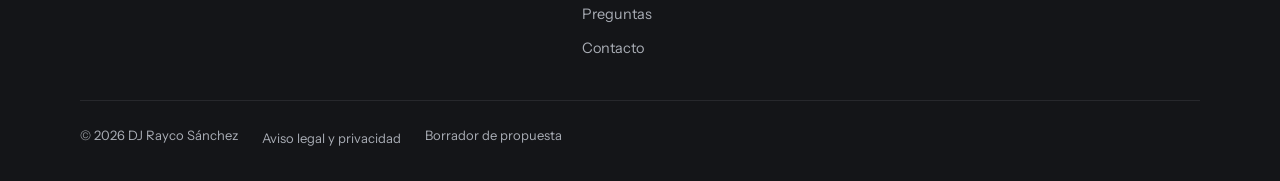
<file: contacto/index.html>
<!doctype html>
<html lang="es">
<head>
<meta charset="utf-8">
<meta name="robots" content="noindex, nofollow">
<meta name="viewport" content="width=device-width, initial-scale=1, viewport-fit=cover">
<title>Pedir presupuesto · DJ Rayco Sánchez</title>
<meta name="description" content="Pide presupuesto a DJ Rayco Sánchez para tu boda, evento de empresa o fiesta privada. Formulario corto o llamada al 657 53 18 18.">
<link rel="canonical" href="https://DOMINIO-PENDIENTE/contacto/">
<meta name="theme-color" content="#141518">
<meta property="og:type" content="website">
<meta property="og:locale" content="es_ES">
<meta property="og:site_name" content="DJ Rayco Sánchez">
<meta property="og:title" content="Pedir presupuesto · DJ Rayco Sánchez">
<meta property="og:description" content="Pide presupuesto a DJ Rayco Sánchez para tu boda, evento de empresa o fiesta privada. Formulario corto o llamada al 657 53 18 18.">
<meta property="og:url" content="https://DOMINIO-PENDIENTE/contacto/">
<meta property="og:image" content="https://DOMINIO-PENDIENTE/img/og-rayco.jpg">
<meta property="og:image:width" content="1200"><meta property="og:image:height" content="630">
<meta name="twitter:card" content="summary_large_image">
<link rel="icon" type="image/png" sizes="32x32" href="../img/favicon-32.png">
<link rel="apple-touch-icon" href="../img/apple-touch-icon.png">
<link rel="preload" href="../fuentes/instrument-sans-latin-400-normal.woff2" as="font" type="font/woff2" crossorigin>
<script>document.documentElement.classList.add('js')</script>
<link rel="stylesheet" href="../css/estilo.css">
<script type="application/ld+json">{"@context": "https://schema.org", "@type": "ContactPage", "mainEntity": {"@type": "Person", "name": "DJ Rayco Sánchez", "jobTitle": "DJ", "telephone": "+34657531818", "url": "https://DOMINIO-PENDIENTE/", "image": "https://DOMINIO-PENDIENTE/img/rayco-sonriendo-1600.webp", "sameAs": ["https://www.instagram.com/djraycosanchez/"]}}</script>
</head>
<body>
<a class="saltar" href="#contenido">Saltar al contenido</a>
<header class="cabecera">
  <div class="envoltura">
    <a class="marca" href="../" aria-label="DJ Rayco Sánchez, inicio"><img src="../img/logo-96.webp" width="36" height="36" alt=""><span>Rayco Sánchez<small>DJ · Tenerife</small></span></a>
    <nav class="menu" aria-label="Principal"><ul><li><a href="../bodas/">Bodas</a></li><li><a href="../empresas/">Empresas</a></li><li><a href="../fiestas/">Fiestas privadas</a></li><li><a href="../sobre-rayco/">Sobre Rayco</a></li><li><a href="../preguntas/">Preguntas</a></li></ul></nav>
    
    <button class="abrir-menu" type="button" aria-expanded="false" aria-controls="menu-movil"><span>Menú</span><i aria-hidden="true"></i></button>
  </div>
</header>
<div class="menu-movil" id="menu-movil" role="dialog" aria-modal="true" aria-label="Menú" aria-hidden="true" inert>
  <div class="arriba"><a class="marca" href="../" aria-label="DJ Rayco Sánchez, inicio"><img src="../img/logo-96.webp" width="36" height="36" alt=""><span>Rayco Sánchez<small>DJ · Tenerife</small></span></a><button class="cerrar" type="button" aria-label="Cerrar menú"><svg viewBox="0 0 24 24" fill="none" stroke="currentColor" stroke-width="1.6" stroke-linecap="round" stroke-linejoin="round" aria-hidden="true"><path d="M6 6l12 12M18 6L6 18"/></svg></button></div>
  <nav aria-label="Menú del móvil"><ul><li><a href=".././">Inicio</a></li><li><a href="../bodas/">Bodas</a></li><li><a href="../empresas/">Eventos de empresa</a></li><li><a href="../fiestas/">Fiestas privadas</a></li><li><a href="../sobre-rayco/">Sobre Rayco</a></li><li><a href="../preguntas/">Preguntas</a></li><li><a href="../contacto/" aria-current="page">Contacto</a></li></ul></nav>
  <div class="pie-menu">
    <a class="boton principal" href="../contacto/">Pedir presupuesto</a>
    <p>o llama al <a href="tel:+34657531818">657 53 18 18</a></p>
  </div>
</div>
<main id="contenido">
<section class="cab-pagina" aria-labelledby="t-pagina">
  <div class="envoltura">
    <div class="cab-texto entra">
      <nav class="miga" aria-label="Estás en"><a href="../">Inicio</a><span aria-hidden="true">/</span><span>Contacto</span></nav>
      <h1 id="t-pagina">Cuéntame tu <em>celebración</em></h1>
      <p class="entradilla">Rellena lo que sepas y te preparo el mensaje de WhatsApp. Si lo prefieres, llama al <a href="tel:+34657531818">657 53 18 18</a>.</p>
      
    </div>
    
  </div>
</section>
<div class="envoltura contacto">
  <form class="form" id="form-contacto" novalidate aria-describedby="error-form">
    <span class="oculto" id="formulario"></span>
    <fieldset class="campo"><legend>Tipo de evento</legend><div class="chips"><label><input type="radio" name="tipo" value="boda"><span>Boda</span></label><label><input type="radio" name="tipo" value="empresa"><span>Evento de empresa</span></label><label><input type="radio" name="tipo" value="fiesta"><span>Cumpleaños o fiesta</span></label><label><input type="radio" name="tipo" value="finano"><span>Fin de año</span></label><label><input type="radio" name="tipo" value="otro"><span>Otra celebración</span></label></div></fieldset>
    <div class="campo"><label for="nombre">Nombre</label><input id="nombre" name="nombre" autocomplete="name" required></div>
    <div class="dos">
      <div class="campo"><label for="fecha">Fecha del evento</label><input id="fecha" name="fecha" type="date" required></div>
      <div class="campo"><label for="invitados">Invitados aproximados</label><input id="invitados" name="invitados" type="number" inputmode="numeric" min="1" max="5000" placeholder="Por ejemplo, 120"></div>
    </div>
    <div class="campo"><label for="lugar">Lugar o municipio</label><input id="lugar" name="lugar" autocomplete="address-level2" placeholder="Dónde será"></div>
    <div class="campo"><label for="mensaje">Mensaje <small>(opcional)</small></label><textarea id="mensaje" name="mensaje" placeholder="Horario, estilo de música, si necesitáis speaker…"></textarea></div>
    <label class="acepto"><input type="checkbox" name="acepto" required><span>He leído la <a href="../legal/#privacidad">información de privacidad</a>. Mis datos solo se usan para responder a esta petición.</span></label>
    <p class="error" id="error-form" role="alert"></p>
    <div class="botones"><button class="boton principal" type="submit"><svg viewBox="0 0 24 24" fill="none" stroke="currentColor" stroke-width="1.6" stroke-linecap="round" stroke-linejoin="round" aria-hidden="true"><path d="M3.5 20.5l1.3-4A8.5 8.5 0 1 1 8 19.6z"/><path d="M9 9.5c0 3 2.5 5.5 5.5 5.5l1-1.5-2-1-1 .8a4 4 0 0 1-1.8-1.8l.8-1-1-2z"/></svg>Enviar por WhatsApp</button></div>
    <div class="hecho" id="hecho" tabindex="-1" role="status">
      <strong>Listo.</strong> Se ha abierto WhatsApp con tu mensaje: solo tienes que pulsar enviar. Rayco te responde personalmente.
      <div class="botones"><button class="boton" type="button" id="abrir-otra-vez">Abrir WhatsApp otra vez</button><button class="boton" type="button" id="copiar-mensaje">Copiar mensaje</button></div>
    </div>
  </form>
  <aside class="vista" aria-labelledby="t-vista">
    <h2 id="t-vista">Así le llega a Rayco</h2>
    <p>El mensaje se va escribiendo mientras rellenas el formulario.</p>
    <div class="burbuja" id="burbuja" aria-live="off"></div>
    <ol class="despues">
      <li>Se abre WhatsApp con el mensaje ya escrito.</li>
      <li>Lo envías tú: nada se manda sin que lo pulses.</li>
      <li>Rayco te responde personalmente.</li>
    </ol>
  </aside>
</div>
</main>
<footer class="pie">
  <div class="envoltura">
    <div class="pie-marca">
      <img src="../img/logo-96.webp" width="48" height="48" alt="Logo de DJ Rayco Sánchez" loading="lazy">
      <p><strong>DJ Rayco Sánchez</strong><br>DJ, speaker y animador para bodas, eventos de empresa y fiestas privadas en Tenerife.</p>
    </div>
    <nav aria-label="Pie"><ul><li><a href="../bodas/">Bodas</a></li><li><a href="../empresas/">Eventos de empresa</a></li><li><a href="../fiestas/">Fiestas privadas</a></li><li><a href="../sobre-rayco/">Sobre Rayco</a></li><li><a href="../preguntas/">Preguntas</a></li><li><a href="../contacto/">Contacto</a></li></ul></nav>
    <ul class="pie-contacto">
      <li><a href="tel:+34657531818">657 53 18 18</a></li>
      <li><a href="https://wa.me/34657531818?text=Hola%2C%20Rayco.%20Quiero%20pedir%20presupuesto%20para%20mi%20evento." target="_blank" rel="noopener">WhatsApp</a></li>
      <li><a href="https://www.instagram.com/djraycosanchez/" target="_blank" rel="noopener">Instagram · @djraycosanchez</a></li>
    </ul>
    <div class="legal"><span>© 2026 DJ Rayco Sánchez</span><a href="../legal/">Aviso legal y privacidad</a><span>Borrador de propuesta</span></div>
  </div>
</footer>

<script src="../js/web.js" defer></script>
</body>
</html>
</file>
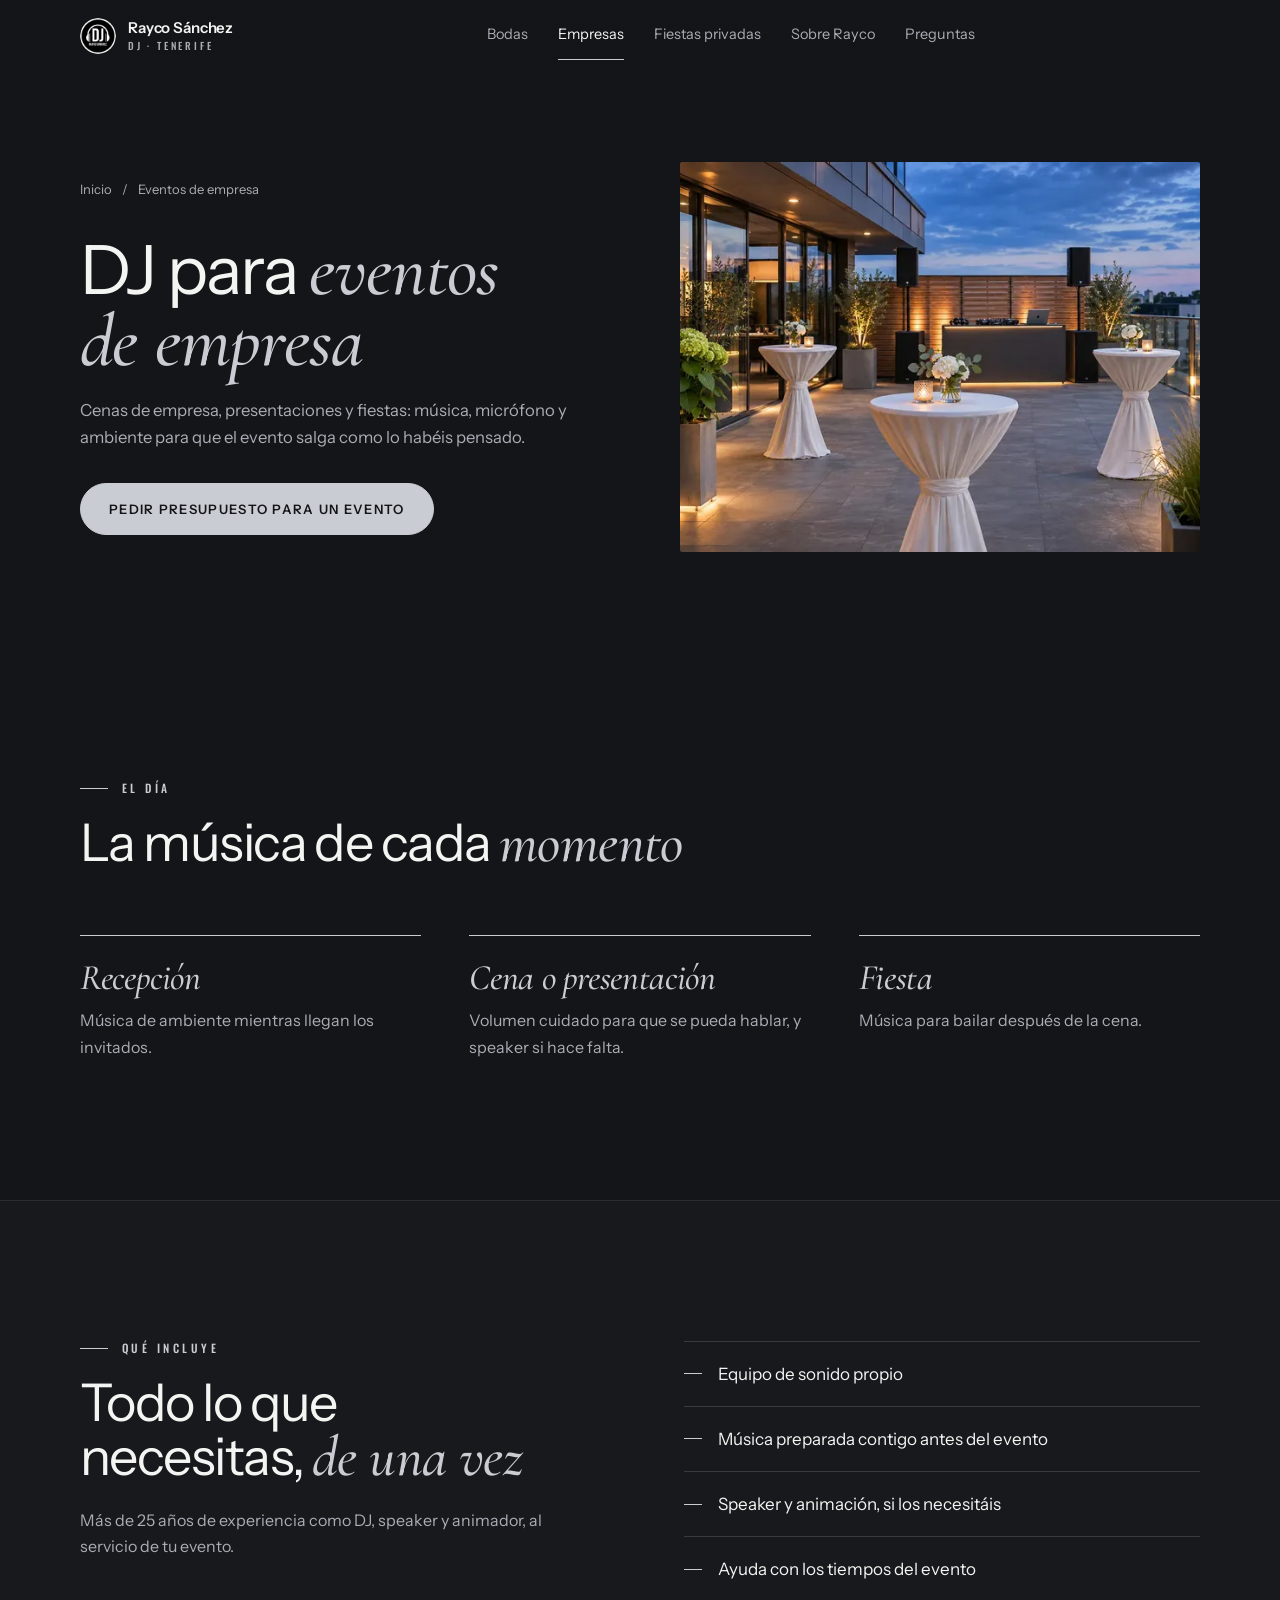
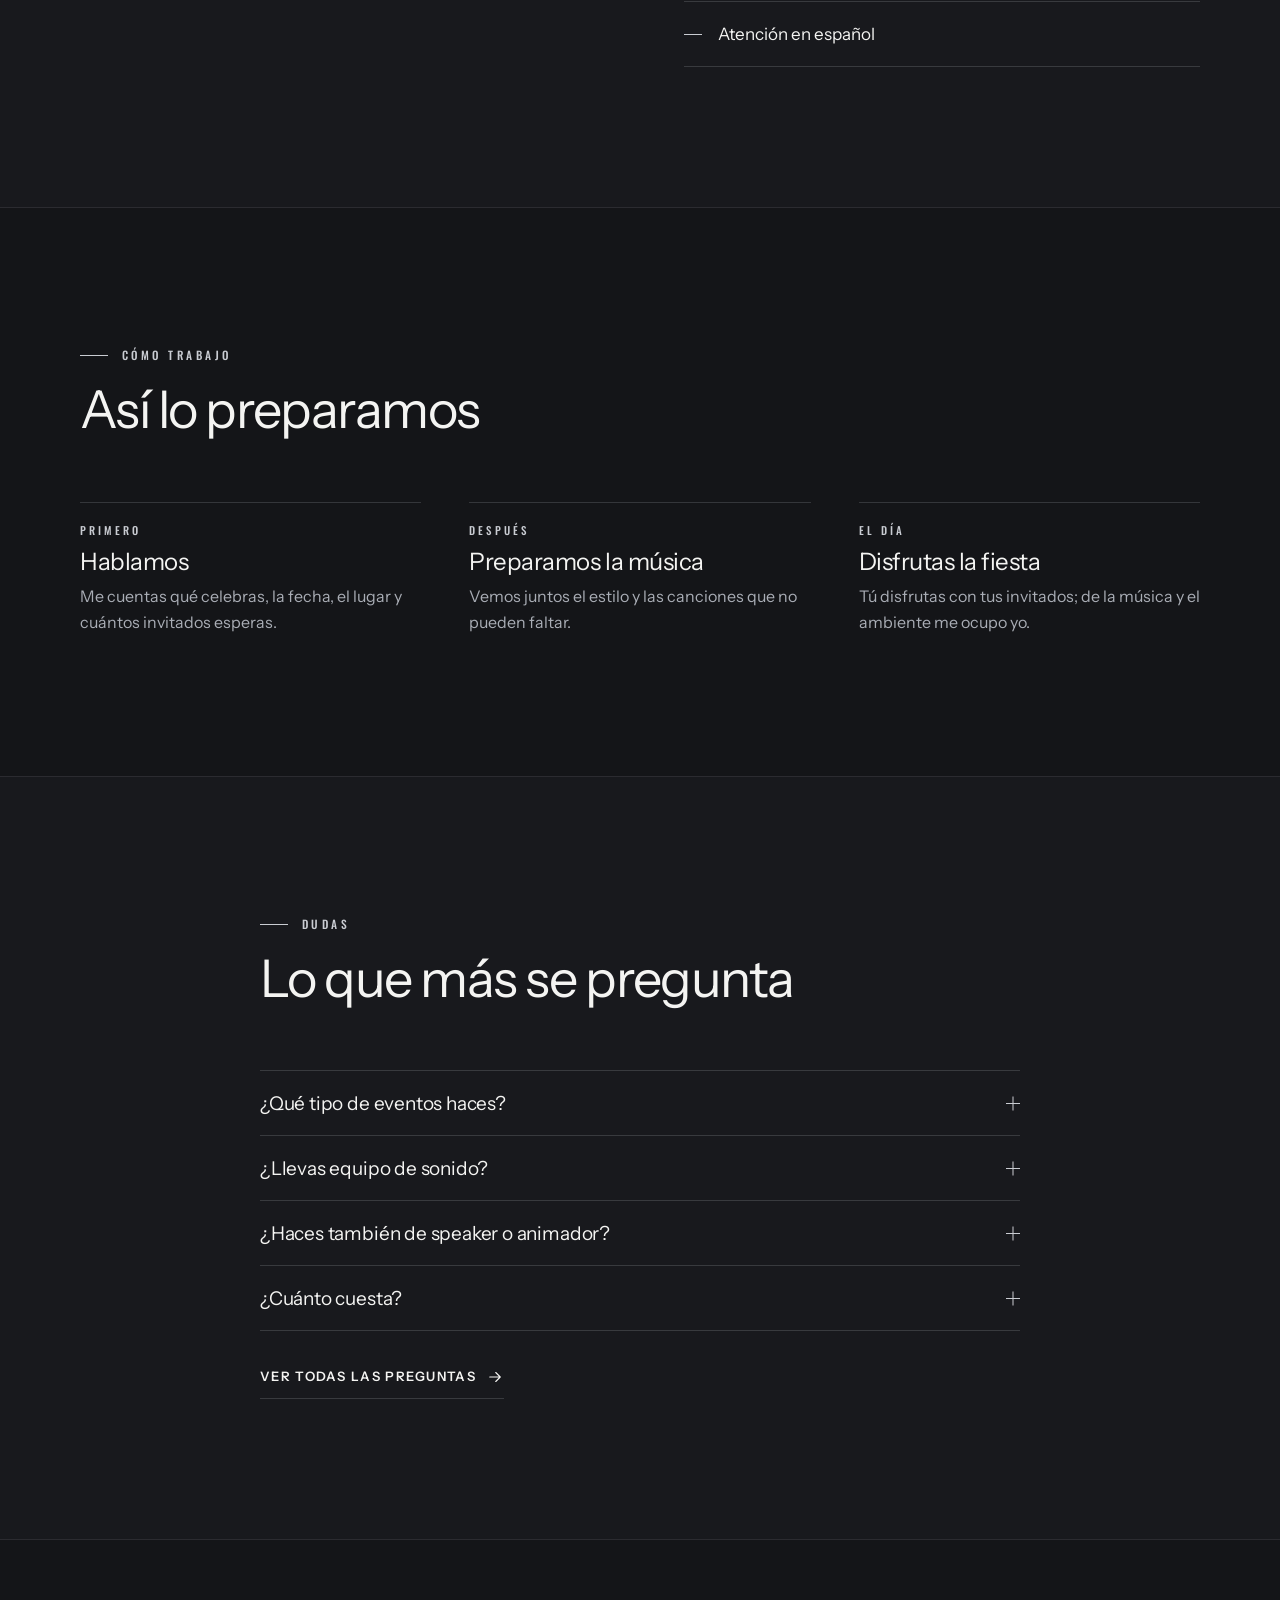
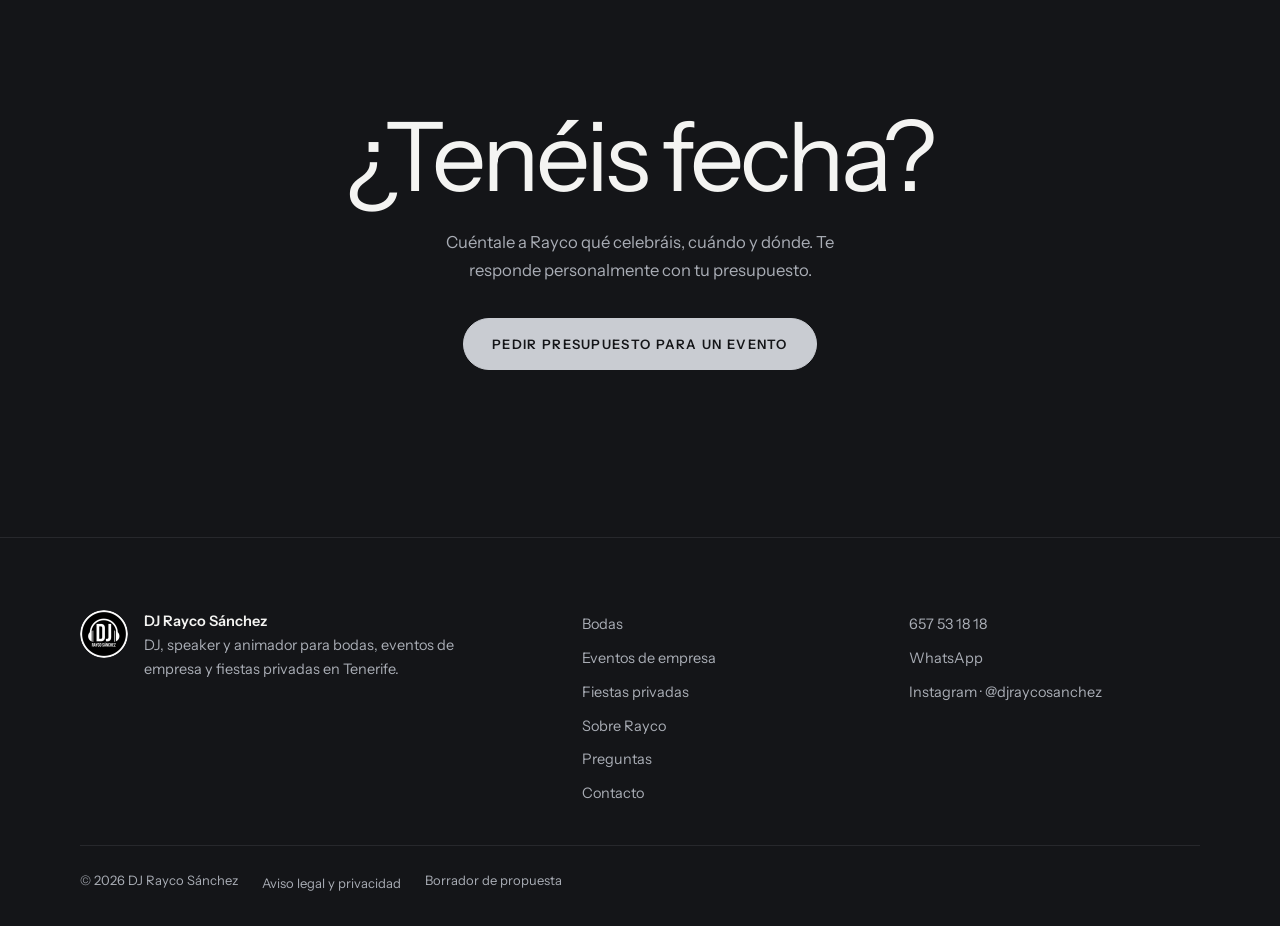
<file: empresas/index.html>
<!doctype html>
<html lang="es">
<head>
<meta charset="utf-8">
<meta name="robots" content="noindex, nofollow">
<meta name="viewport" content="width=device-width, initial-scale=1, viewport-fit=cover">
<title>DJ para eventos de empresa · DJ Rayco Sánchez</title>
<meta name="description" content="DJ, speaker y animador para cenas y eventos de empresa en Tenerife. Pide presupuesto a Rayco Sánchez o llama al 657 53 18 18.">
<link rel="canonical" href="https://DOMINIO-PENDIENTE/empresas/">
<meta name="theme-color" content="#141518">
<meta property="og:type" content="website">
<meta property="og:locale" content="es_ES">
<meta property="og:site_name" content="DJ Rayco Sánchez">
<meta property="og:title" content="DJ para eventos de empresa · DJ Rayco Sánchez">
<meta property="og:description" content="DJ, speaker y animador para cenas y eventos de empresa en Tenerife. Pide presupuesto a Rayco Sánchez o llama al 657 53 18 18.">
<meta property="og:url" content="https://DOMINIO-PENDIENTE/empresas/">
<meta property="og:image" content="https://DOMINIO-PENDIENTE/img/og-rayco.jpg">
<meta property="og:image:width" content="1200"><meta property="og:image:height" content="630">
<meta name="twitter:card" content="summary_large_image">
<link rel="icon" type="image/png" sizes="32x32" href="../img/favicon-32.png">
<link rel="apple-touch-icon" href="../img/apple-touch-icon.png">
<link rel="preload" href="../fuentes/instrument-sans-latin-400-normal.woff2" as="font" type="font/woff2" crossorigin>
<script>document.documentElement.classList.add('js')</script>
<link rel="stylesheet" href="../css/estilo.css">
<script type="application/ld+json">{"@context": "https://schema.org", "@type": "Service", "serviceType": "DJ para eventos de empresa", "name": "DJ para eventos de empresa", "provider": {"@type": "Person", "name": "DJ Rayco Sánchez", "jobTitle": "DJ", "telephone": "+34657531818", "url": "https://DOMINIO-PENDIENTE/", "image": "https://DOMINIO-PENDIENTE/img/rayco-sonriendo-1600.webp", "sameAs": ["https://www.instagram.com/djraycosanchez/"]}, "areaServed": "Tenerife", "url": "https://DOMINIO-PENDIENTE/empresas/"}</script>
</head>
<body>
<a class="saltar" href="#contenido">Saltar al contenido</a>
<header class="cabecera">
  <div class="envoltura">
    <a class="marca" href="../" aria-label="DJ Rayco Sánchez, inicio"><img src="../img/logo-96.webp" width="36" height="36" alt=""><span>Rayco Sánchez<small>DJ · Tenerife</small></span></a>
    <nav class="menu" aria-label="Principal"><ul><li><a href="../bodas/">Bodas</a></li><li><a href="../empresas/" aria-current="page">Empresas</a></li><li><a href="../fiestas/">Fiestas privadas</a></li><li><a href="../sobre-rayco/">Sobre Rayco</a></li><li><a href="../preguntas/">Preguntas</a></li></ul></nav>
    <a class="boton principal cab-presupuesto" href="../contacto/">Pedir presupuesto</a>
    <button class="abrir-menu" type="button" aria-expanded="false" aria-controls="menu-movil"><span>Menú</span><i aria-hidden="true"></i></button>
  </div>
</header>
<div class="menu-movil" id="menu-movil" role="dialog" aria-modal="true" aria-label="Menú" aria-hidden="true" inert>
  <div class="arriba"><a class="marca" href="../" aria-label="DJ Rayco Sánchez, inicio"><img src="../img/logo-96.webp" width="36" height="36" alt=""><span>Rayco Sánchez<small>DJ · Tenerife</small></span></a><button class="cerrar" type="button" aria-label="Cerrar menú"><svg viewBox="0 0 24 24" fill="none" stroke="currentColor" stroke-width="1.6" stroke-linecap="round" stroke-linejoin="round" aria-hidden="true"><path d="M6 6l12 12M18 6L6 18"/></svg></button></div>
  <nav aria-label="Menú del móvil"><ul><li><a href=".././">Inicio</a></li><li><a href="../bodas/">Bodas</a></li><li><a href="../empresas/" aria-current="page">Eventos de empresa</a></li><li><a href="../fiestas/">Fiestas privadas</a></li><li><a href="../sobre-rayco/">Sobre Rayco</a></li><li><a href="../preguntas/">Preguntas</a></li><li><a href="../contacto/">Contacto</a></li></ul></nav>
  <div class="pie-menu">
    <a class="boton principal" href="../contacto/">Pedir presupuesto</a>
    <p>o llama al <a href="tel:+34657531818">657 53 18 18</a></p>
  </div>
</div>
<main id="contenido">
<section class="cab-pagina con-imagen" aria-labelledby="t-pagina">
  <div class="envoltura">
    <div class="cab-texto entra">
      <nav class="miga" aria-label="Estás en"><a href="../">Inicio</a><span aria-hidden="true">/</span><span>Eventos de empresa</span></nav>
      <h1 id="t-pagina">DJ para <em>eventos de empresa</em></h1>
      <p class="entradilla">Cenas de empresa, presentaciones y fiestas: música, micrófono y ambiente para que el evento salga como lo habéis pensado.</p>
      <a class="boton principal" href="../contacto/?tipo=empresa" data-cta>Pedir presupuesto para un evento</a>
    </div>
    <figure class="imagen-cab"><img src="../img/empresas-portada-600.webp" srcset="../img/empresas-portada-600.webp 600w, ../img/empresas-portada.webp 1200w" sizes="(min-width:1000px) 600px, 100vw" width="1200" height="900" alt="Terraza preparada para un evento de empresa al anochecer, con mesas altas y cabina de DJ" fetchpriority="high"></figure>
  </div>
</section>

<section class="seccion" aria-labelledby="t-momentos">
  <div class="envoltura">
    <div class="titulo-seccion"><p class="ante">El día</p><h2 id="t-momentos">La música de cada <em>momento</em></h2></div>
    <ol class="momentos revela"><li><h3>Recepción</h3><p>Música de ambiente mientras llegan los invitados.</p></li><li><h3>Cena o presentación</h3><p>Volumen cuidado para que se pueda hablar, y speaker si hace falta.</p></li><li><h3>Fiesta</h3><p>Música para bailar después de la cena.</p></li></ol>
  </div>
</section>

<section class="seccion capa" aria-labelledby="t-incluye">
  <div class="envoltura dos-col texto">
    <div class="titulo-seccion"><p class="ante">Qué incluye</p><h2 id="t-incluye">Todo lo que necesitas, <em>de una vez</em></h2><p class="nota">Más de 25 años de experiencia como DJ, speaker y animador, al servicio de tu evento.</p></div>
    <ul class="lista revela"><li>Equipo de sonido propio</li><li>Música preparada contigo antes del evento</li><li>Speaker y animación, si los necesitáis</li><li>Ayuda con los tiempos del evento</li><li>Atención en español</li></ul>
  </div>
</section>

<section class="seccion" aria-labelledby="t-como">
  <div class="envoltura">
    <div class="titulo-seccion"><p class="ante">Cómo trabajo</p><h2 id="t-como">Así lo preparamos</h2></div>
    <div class="revela"><ol class="pasos"><li><span class="cuando">Primero</span><h3>Hablamos</h3><p>Me cuentas qué celebras, la fecha, el lugar y cuántos invitados esperas.</p></li><li><span class="cuando">Después</span><h3>Preparamos la música</h3><p>Vemos juntos el estilo y las canciones que no pueden faltar.</p></li><li><span class="cuando">El día</span><h3>Disfrutas la fiesta</h3><p>Tú disfrutas con tus invitados; de la música y el ambiente me ocupo yo.</p></li></ol></div>
  </div>
</section>

<section class="seccion capa" aria-labelledby="t-dudas">
  <div class="envoltura estrecha">
    <div class="titulo-seccion"><p class="ante">Dudas</p><h2 id="t-dudas">Lo que más se pregunta</h2></div>
    <div class="preguntas"><details><summary>¿Qué tipo de eventos haces?<i aria-hidden="true"></i></summary><div class="respuesta"><p>Bodas, cumpleaños, fiestas privadas, cenas y eventos de empresa, fin de año y todo tipo de celebraciones.</p></div></details><details><summary>¿Llevas equipo de sonido?<i aria-hidden="true"></i></summary><div class="respuesta"><p>Sí, llevo mi propio equipo.</p></div></details><details><summary>¿Haces también de speaker o animador?<i aria-hidden="true"></i></summary><div class="respuesta"><p>Sí. Además de DJ, trabajo como speaker y animador, y te ayudo a organizar los tiempos del evento.</p></div></details><details><summary>¿Cuánto cuesta?<i aria-hidden="true"></i></summary><div class="respuesta"><p>Depende de la fecha, el lugar y lo que necesites. Cuéntaselo a Rayco en el formulario y te prepara el presupuesto.</p></div></details></div>
    <a class="enlace" href="../preguntas/">Ver todas las preguntas <svg viewBox="0 0 24 24" fill="none" stroke="currentColor" stroke-width="1.5" stroke-linecap="round" stroke-linejoin="round" aria-hidden="true"><path d="M5 12h14M13 6l6 6-6 6"/></svg></a>
  </div>
</section>

<section class="final" aria-labelledby="final-t">
  <div class="envoltura revela">
    <h2 id="final-t">¿Tenéis fecha?</h2>
    <p>Cuéntale a Rayco qué celebráis, cuándo y dónde. Te responde personalmente con tu presupuesto.</p>
    <a class="boton principal" href="../contacto/?tipo=empresa" data-cta>Pedir presupuesto para un evento</a>
  </div>
</section>
</main>
<footer class="pie">
  <div class="envoltura">
    <div class="pie-marca">
      <img src="../img/logo-96.webp" width="48" height="48" alt="Logo de DJ Rayco Sánchez" loading="lazy">
      <p><strong>DJ Rayco Sánchez</strong><br>DJ, speaker y animador para bodas, eventos de empresa y fiestas privadas en Tenerife.</p>
    </div>
    <nav aria-label="Pie"><ul><li><a href="../bodas/">Bodas</a></li><li><a href="../empresas/">Eventos de empresa</a></li><li><a href="../fiestas/">Fiestas privadas</a></li><li><a href="../sobre-rayco/">Sobre Rayco</a></li><li><a href="../preguntas/">Preguntas</a></li><li><a href="../contacto/">Contacto</a></li></ul></nav>
    <ul class="pie-contacto">
      <li><a href="tel:+34657531818">657 53 18 18</a></li>
      <li><a href="https://wa.me/34657531818?text=Hola%2C%20Rayco.%20Quiero%20pedir%20presupuesto%20para%20mi%20evento." target="_blank" rel="noopener">WhatsApp</a></li>
      <li><a href="https://www.instagram.com/djraycosanchez/" target="_blank" rel="noopener">Instagram · @djraycosanchez</a></li>
    </ul>
    <div class="legal"><span>© 2026 DJ Rayco Sánchez</span><a href="../legal/">Aviso legal y privacidad</a><span>Borrador de propuesta</span></div>
  </div>
</footer>
<aside class="accion-fija" aria-label="Contactar con Rayco">
  <a class="presu" href="../contacto/">Pedir presupuesto</a>
  <a class="tel" href="tel:+34657531818" aria-label="Llamar a Rayco al 657 53 18 18"><svg viewBox="0 0 24 24" fill="none" stroke="currentColor" stroke-width="1.6" stroke-linecap="round" stroke-linejoin="round" aria-hidden="true"><path d="M5 4h4l2 5-2.5 1.5a11 11 0 0 0 5 5L15 13l5 2v4a2 2 0 0 1-2 2A16 16 0 0 1 3 6a2 2 0 0 1 2-2"/></svg></a>
</aside>
<script src="../js/web.js" defer></script>
</body>
</html>
</file>
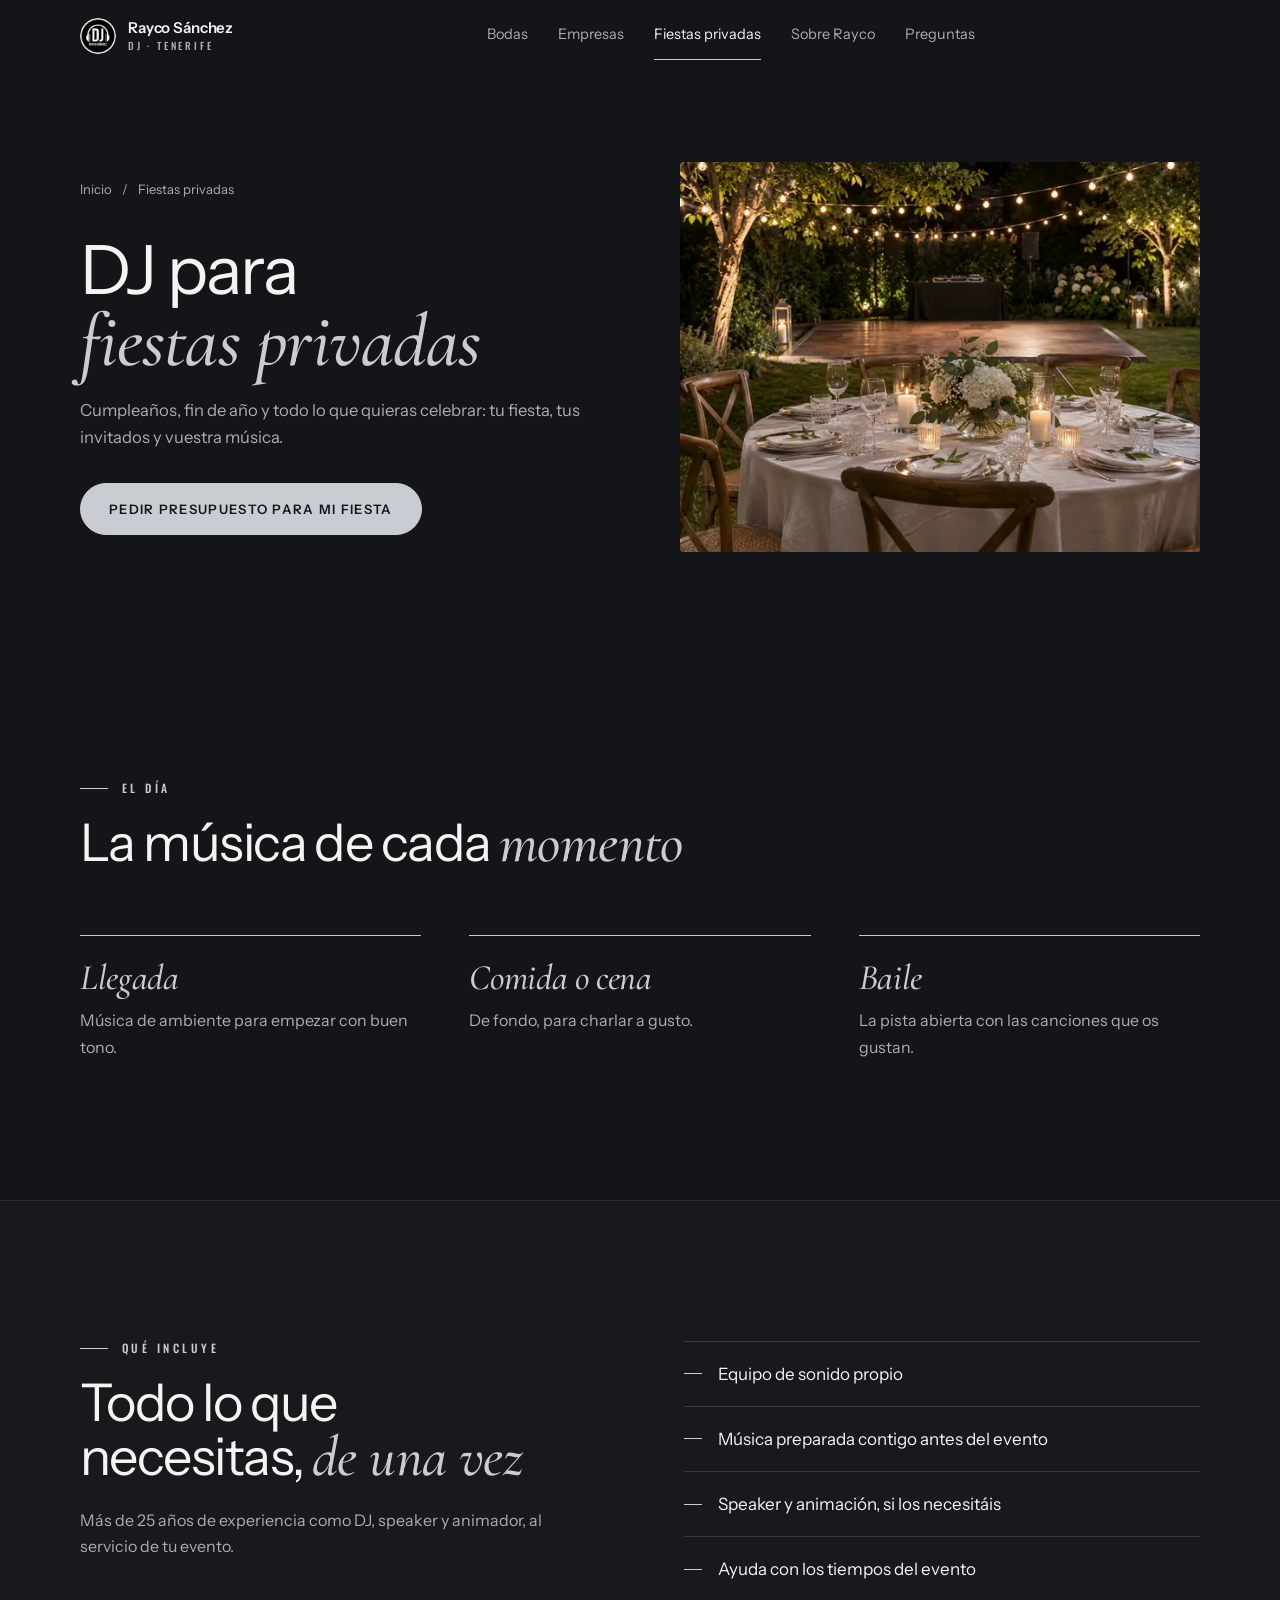
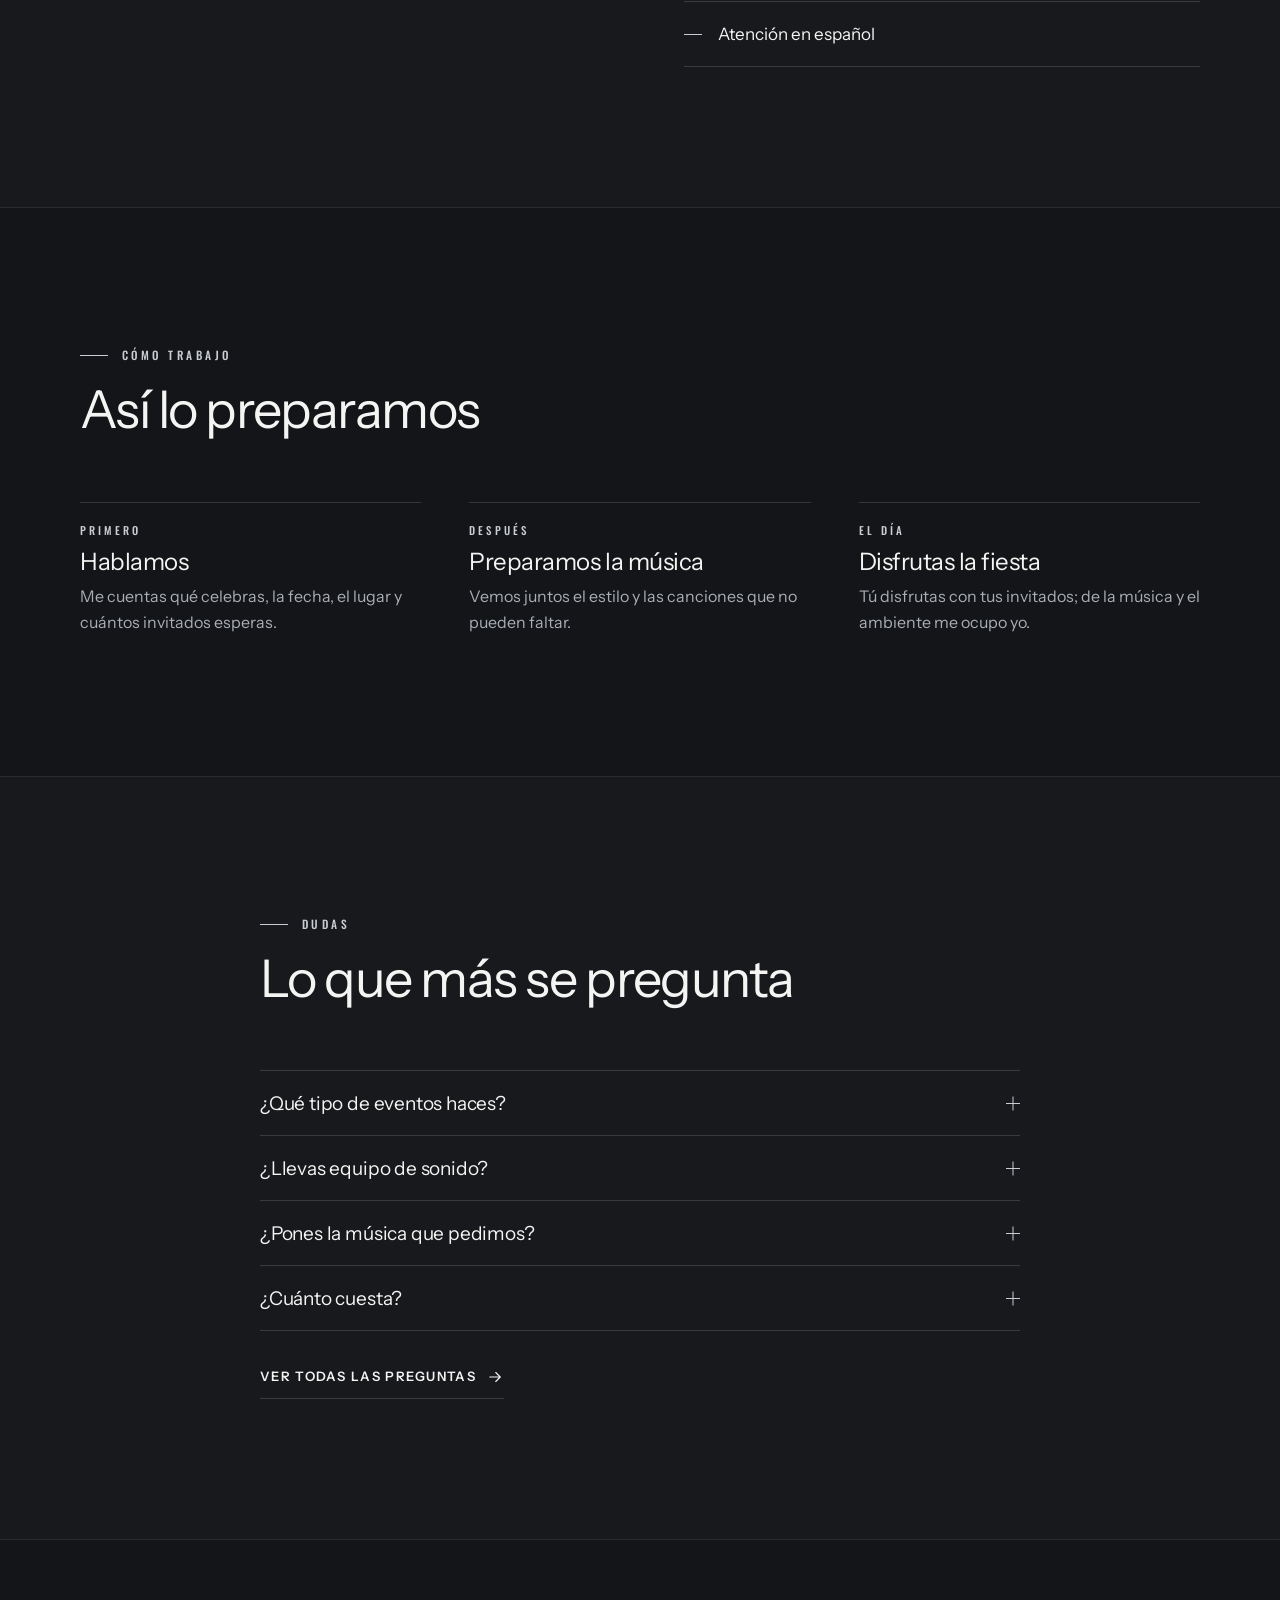
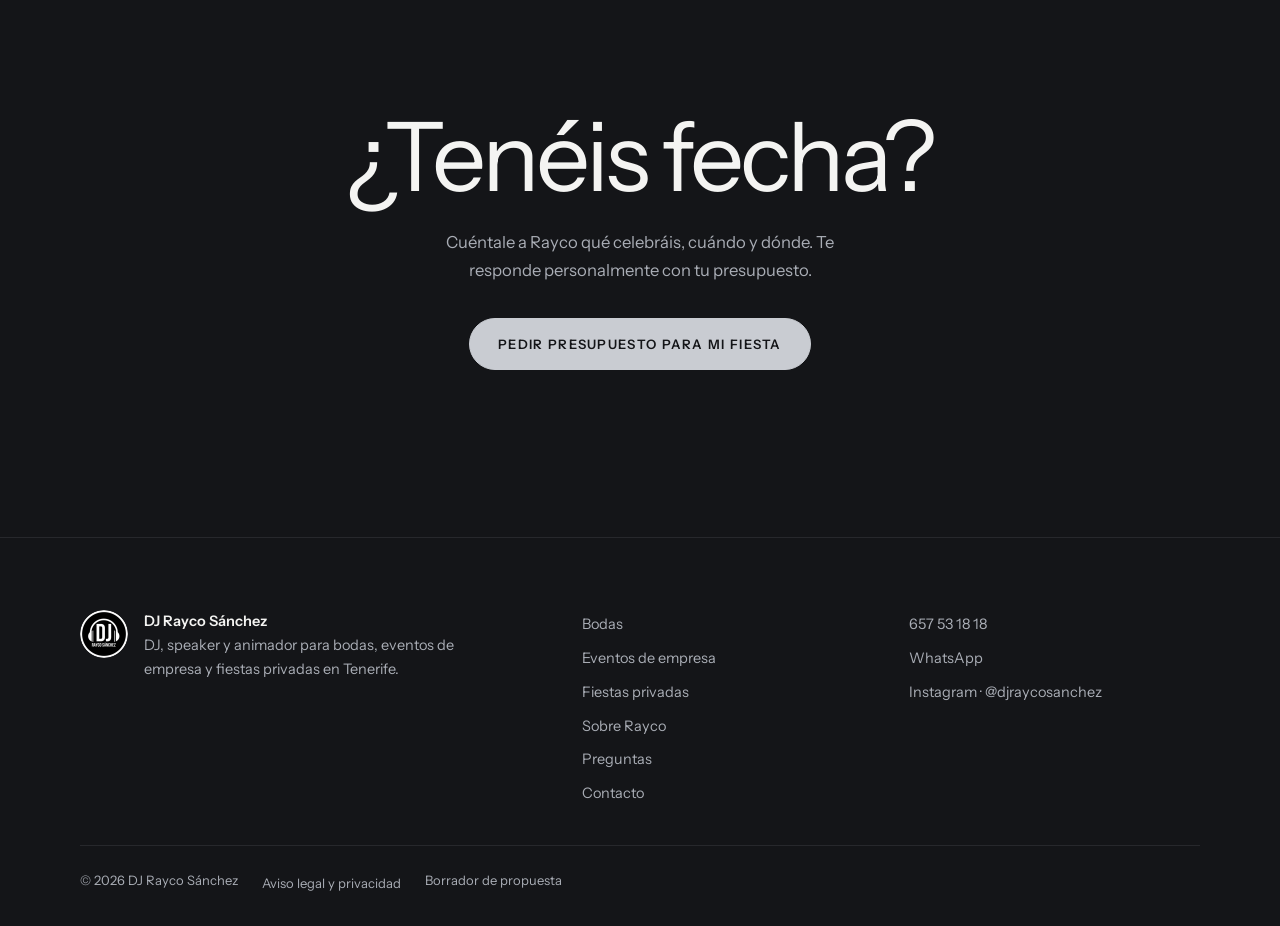
<file: fiestas/index.html>
<!doctype html>
<html lang="es">
<head>
<meta charset="utf-8">
<meta name="robots" content="noindex, nofollow">
<meta name="viewport" content="width=device-width, initial-scale=1, viewport-fit=cover">
<title>DJ para fiestas privadas · DJ Rayco Sánchez</title>
<meta name="description" content="DJ para cumpleaños, fin de año y fiestas privadas en Tenerife. Pide presupuesto a Rayco Sánchez o llama al 657 53 18 18.">
<link rel="canonical" href="https://DOMINIO-PENDIENTE/fiestas/">
<meta name="theme-color" content="#141518">
<meta property="og:type" content="website">
<meta property="og:locale" content="es_ES">
<meta property="og:site_name" content="DJ Rayco Sánchez">
<meta property="og:title" content="DJ para fiestas privadas · DJ Rayco Sánchez">
<meta property="og:description" content="DJ para cumpleaños, fin de año y fiestas privadas en Tenerife. Pide presupuesto a Rayco Sánchez o llama al 657 53 18 18.">
<meta property="og:url" content="https://DOMINIO-PENDIENTE/fiestas/">
<meta property="og:image" content="https://DOMINIO-PENDIENTE/img/og-rayco.jpg">
<meta property="og:image:width" content="1200"><meta property="og:image:height" content="630">
<meta name="twitter:card" content="summary_large_image">
<link rel="icon" type="image/png" sizes="32x32" href="../img/favicon-32.png">
<link rel="apple-touch-icon" href="../img/apple-touch-icon.png">
<link rel="preload" href="../fuentes/instrument-sans-latin-400-normal.woff2" as="font" type="font/woff2" crossorigin>
<script>document.documentElement.classList.add('js')</script>
<link rel="stylesheet" href="../css/estilo.css">
<script type="application/ld+json">{"@context": "https://schema.org", "@type": "Service", "serviceType": "DJ para fiestas privadas", "name": "DJ para fiestas privadas", "provider": {"@type": "Person", "name": "DJ Rayco Sánchez", "jobTitle": "DJ", "telephone": "+34657531818", "url": "https://DOMINIO-PENDIENTE/", "image": "https://DOMINIO-PENDIENTE/img/rayco-sonriendo-1600.webp", "sameAs": ["https://www.instagram.com/djraycosanchez/"]}, "areaServed": "Tenerife", "url": "https://DOMINIO-PENDIENTE/fiestas/"}</script>
</head>
<body>
<a class="saltar" href="#contenido">Saltar al contenido</a>
<header class="cabecera">
  <div class="envoltura">
    <a class="marca" href="../" aria-label="DJ Rayco Sánchez, inicio"><img src="../img/logo-96.webp" width="36" height="36" alt=""><span>Rayco Sánchez<small>DJ · Tenerife</small></span></a>
    <nav class="menu" aria-label="Principal"><ul><li><a href="../bodas/">Bodas</a></li><li><a href="../empresas/">Empresas</a></li><li><a href="../fiestas/" aria-current="page">Fiestas privadas</a></li><li><a href="../sobre-rayco/">Sobre Rayco</a></li><li><a href="../preguntas/">Preguntas</a></li></ul></nav>
    <a class="boton principal cab-presupuesto" href="../contacto/">Pedir presupuesto</a>
    <button class="abrir-menu" type="button" aria-expanded="false" aria-controls="menu-movil"><span>Menú</span><i aria-hidden="true"></i></button>
  </div>
</header>
<div class="menu-movil" id="menu-movil" role="dialog" aria-modal="true" aria-label="Menú" aria-hidden="true" inert>
  <div class="arriba"><a class="marca" href="../" aria-label="DJ Rayco Sánchez, inicio"><img src="../img/logo-96.webp" width="36" height="36" alt=""><span>Rayco Sánchez<small>DJ · Tenerife</small></span></a><button class="cerrar" type="button" aria-label="Cerrar menú"><svg viewBox="0 0 24 24" fill="none" stroke="currentColor" stroke-width="1.6" stroke-linecap="round" stroke-linejoin="round" aria-hidden="true"><path d="M6 6l12 12M18 6L6 18"/></svg></button></div>
  <nav aria-label="Menú del móvil"><ul><li><a href=".././">Inicio</a></li><li><a href="../bodas/">Bodas</a></li><li><a href="../empresas/">Eventos de empresa</a></li><li><a href="../fiestas/" aria-current="page">Fiestas privadas</a></li><li><a href="../sobre-rayco/">Sobre Rayco</a></li><li><a href="../preguntas/">Preguntas</a></li><li><a href="../contacto/">Contacto</a></li></ul></nav>
  <div class="pie-menu">
    <a class="boton principal" href="../contacto/">Pedir presupuesto</a>
    <p>o llama al <a href="tel:+34657531818">657 53 18 18</a></p>
  </div>
</div>
<main id="contenido">
<section class="cab-pagina con-imagen" aria-labelledby="t-pagina">
  <div class="envoltura">
    <div class="cab-texto entra">
      <nav class="miga" aria-label="Estás en"><a href="../">Inicio</a><span aria-hidden="true">/</span><span>Fiestas privadas</span></nav>
      <h1 id="t-pagina">DJ para <em>fiestas privadas</em></h1>
      <p class="entradilla">Cumpleaños, fin de año y todo lo que quieras celebrar: tu fiesta, tus invitados y vuestra música.</p>
      <a class="boton principal" href="../contacto/?tipo=fiesta" data-cta>Pedir presupuesto para mi fiesta</a>
    </div>
    <figure class="imagen-cab"><img src="../img/fiestas-portada-600.webp" srcset="../img/fiestas-portada-600.webp 600w, ../img/fiestas-portada.webp 1200w" sizes="(min-width:1000px) 600px, 100vw" width="1200" height="900" alt="Mesa de celebración en un jardín de noche, con velas, guirnaldas y pista de baile al fondo" fetchpriority="high"></figure>
  </div>
</section>

<section class="seccion" aria-labelledby="t-momentos">
  <div class="envoltura">
    <div class="titulo-seccion"><p class="ante">El día</p><h2 id="t-momentos">La música de cada <em>momento</em></h2></div>
    <ol class="momentos revela"><li><h3>Llegada</h3><p>Música de ambiente para empezar con buen tono.</p></li><li><h3>Comida o cena</h3><p>De fondo, para charlar a gusto.</p></li><li><h3>Baile</h3><p>La pista abierta con las canciones que os gustan.</p></li></ol>
  </div>
</section>

<section class="seccion capa" aria-labelledby="t-incluye">
  <div class="envoltura dos-col texto">
    <div class="titulo-seccion"><p class="ante">Qué incluye</p><h2 id="t-incluye">Todo lo que necesitas, <em>de una vez</em></h2><p class="nota">Más de 25 años de experiencia como DJ, speaker y animador, al servicio de tu evento.</p></div>
    <ul class="lista revela"><li>Equipo de sonido propio</li><li>Música preparada contigo antes del evento</li><li>Speaker y animación, si los necesitáis</li><li>Ayuda con los tiempos del evento</li><li>Atención en español</li></ul>
  </div>
</section>

<section class="seccion" aria-labelledby="t-como">
  <div class="envoltura">
    <div class="titulo-seccion"><p class="ante">Cómo trabajo</p><h2 id="t-como">Así lo preparamos</h2></div>
    <div class="revela"><ol class="pasos"><li><span class="cuando">Primero</span><h3>Hablamos</h3><p>Me cuentas qué celebras, la fecha, el lugar y cuántos invitados esperas.</p></li><li><span class="cuando">Después</span><h3>Preparamos la música</h3><p>Vemos juntos el estilo y las canciones que no pueden faltar.</p></li><li><span class="cuando">El día</span><h3>Disfrutas la fiesta</h3><p>Tú disfrutas con tus invitados; de la música y el ambiente me ocupo yo.</p></li></ol></div>
  </div>
</section>

<section class="seccion capa" aria-labelledby="t-dudas">
  <div class="envoltura estrecha">
    <div class="titulo-seccion"><p class="ante">Dudas</p><h2 id="t-dudas">Lo que más se pregunta</h2></div>
    <div class="preguntas"><details><summary>¿Qué tipo de eventos haces?<i aria-hidden="true"></i></summary><div class="respuesta"><p>Bodas, cumpleaños, fiestas privadas, cenas y eventos de empresa, fin de año y todo tipo de celebraciones.</p></div></details><details><summary>¿Llevas equipo de sonido?<i aria-hidden="true"></i></summary><div class="respuesta"><p>Sí, llevo mi propio equipo.</p></div></details><details><summary>¿Pones la música que pedimos?<i aria-hidden="true"></i></summary><div class="respuesta"><p>Sí. Antes del evento preparamos la música juntos: lo que os gusta y las canciones que no pueden faltar.</p></div></details><details><summary>¿Cuánto cuesta?<i aria-hidden="true"></i></summary><div class="respuesta"><p>Depende de la fecha, el lugar y lo que necesites. Cuéntaselo a Rayco en el formulario y te prepara el presupuesto.</p></div></details></div>
    <a class="enlace" href="../preguntas/">Ver todas las preguntas <svg viewBox="0 0 24 24" fill="none" stroke="currentColor" stroke-width="1.5" stroke-linecap="round" stroke-linejoin="round" aria-hidden="true"><path d="M5 12h14M13 6l6 6-6 6"/></svg></a>
  </div>
</section>

<section class="final" aria-labelledby="final-t">
  <div class="envoltura revela">
    <h2 id="final-t">¿Tenéis fecha?</h2>
    <p>Cuéntale a Rayco qué celebráis, cuándo y dónde. Te responde personalmente con tu presupuesto.</p>
    <a class="boton principal" href="../contacto/?tipo=fiesta" data-cta>Pedir presupuesto para mi fiesta</a>
  </div>
</section>
</main>
<footer class="pie">
  <div class="envoltura">
    <div class="pie-marca">
      <img src="../img/logo-96.webp" width="48" height="48" alt="Logo de DJ Rayco Sánchez" loading="lazy">
      <p><strong>DJ Rayco Sánchez</strong><br>DJ, speaker y animador para bodas, eventos de empresa y fiestas privadas en Tenerife.</p>
    </div>
    <nav aria-label="Pie"><ul><li><a href="../bodas/">Bodas</a></li><li><a href="../empresas/">Eventos de empresa</a></li><li><a href="../fiestas/">Fiestas privadas</a></li><li><a href="../sobre-rayco/">Sobre Rayco</a></li><li><a href="../preguntas/">Preguntas</a></li><li><a href="../contacto/">Contacto</a></li></ul></nav>
    <ul class="pie-contacto">
      <li><a href="tel:+34657531818">657 53 18 18</a></li>
      <li><a href="https://wa.me/34657531818?text=Hola%2C%20Rayco.%20Quiero%20pedir%20presupuesto%20para%20mi%20evento." target="_blank" rel="noopener">WhatsApp</a></li>
      <li><a href="https://www.instagram.com/djraycosanchez/" target="_blank" rel="noopener">Instagram · @djraycosanchez</a></li>
    </ul>
    <div class="legal"><span>© 2026 DJ Rayco Sánchez</span><a href="../legal/">Aviso legal y privacidad</a><span>Borrador de propuesta</span></div>
  </div>
</footer>
<aside class="accion-fija" aria-label="Contactar con Rayco">
  <a class="presu" href="../contacto/">Pedir presupuesto</a>
  <a class="tel" href="tel:+34657531818" aria-label="Llamar a Rayco al 657 53 18 18"><svg viewBox="0 0 24 24" fill="none" stroke="currentColor" stroke-width="1.6" stroke-linecap="round" stroke-linejoin="round" aria-hidden="true"><path d="M5 4h4l2 5-2.5 1.5a11 11 0 0 0 5 5L15 13l5 2v4a2 2 0 0 1-2 2A16 16 0 0 1 3 6a2 2 0 0 1 2-2"/></svg></a>
</aside>
<script src="../js/web.js" defer></script>
</body>
</html>
</file>
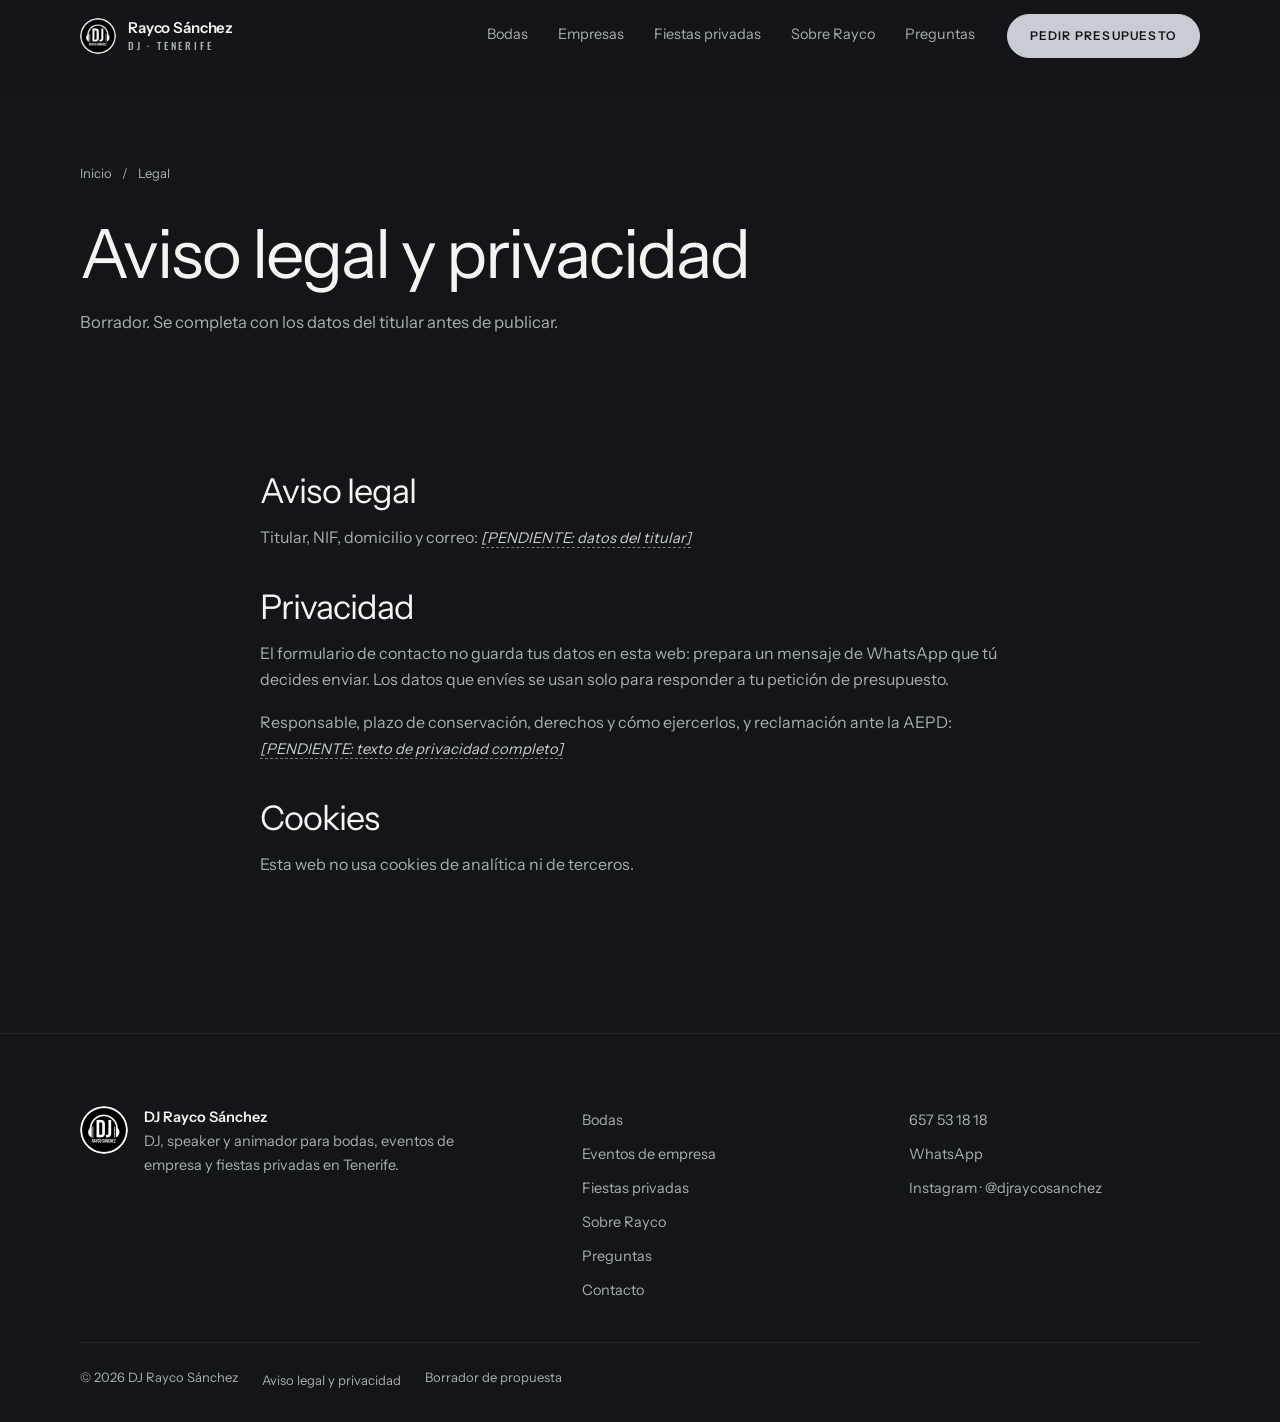
<file: legal/index.html>
<!doctype html>
<html lang="es">
<head>
<meta charset="utf-8">
<meta name="robots" content="noindex, nofollow">
<meta name="viewport" content="width=device-width, initial-scale=1, viewport-fit=cover">
<title>Aviso legal y privacidad · DJ Rayco Sánchez</title>
<meta name="description" content="Aviso legal, privacidad y cookies de la web de DJ Rayco Sánchez, DJ para bodas, eventos y fiestas privadas.">

<link rel="canonical" href="https://DOMINIO-PENDIENTE/legal/">
<meta name="theme-color" content="#141518">
<meta property="og:type" content="website">
<meta property="og:locale" content="es_ES">
<meta property="og:site_name" content="DJ Rayco Sánchez">
<meta property="og:title" content="Aviso legal y privacidad · DJ Rayco Sánchez">
<meta property="og:description" content="Aviso legal, privacidad y cookies de la web de DJ Rayco Sánchez, DJ para bodas, eventos y fiestas privadas.">
<meta property="og:url" content="https://DOMINIO-PENDIENTE/legal/">
<meta property="og:image" content="https://DOMINIO-PENDIENTE/img/og-rayco.jpg">
<meta property="og:image:width" content="1200"><meta property="og:image:height" content="630">
<meta name="twitter:card" content="summary_large_image">
<link rel="icon" type="image/png" sizes="32x32" href="../img/favicon-32.png">
<link rel="apple-touch-icon" href="../img/apple-touch-icon.png">
<link rel="preload" href="../fuentes/instrument-sans-latin-400-normal.woff2" as="font" type="font/woff2" crossorigin>
<script>document.documentElement.classList.add('js')</script>
<link rel="stylesheet" href="../css/estilo.css">
</head>
<body>
<a class="saltar" href="#contenido">Saltar al contenido</a>
<header class="cabecera">
  <div class="envoltura">
    <a class="marca" href="../" aria-label="DJ Rayco Sánchez, inicio"><img src="../img/logo-96.webp" width="36" height="36" alt=""><span>Rayco Sánchez<small>DJ · Tenerife</small></span></a>
    <nav class="menu" aria-label="Principal"><ul><li><a href="../bodas/">Bodas</a></li><li><a href="../empresas/">Empresas</a></li><li><a href="../fiestas/">Fiestas privadas</a></li><li><a href="../sobre-rayco/">Sobre Rayco</a></li><li><a href="../preguntas/">Preguntas</a></li></ul></nav>
    <a class="boton principal cab-presupuesto" href="../contacto/">Pedir presupuesto</a>
    <button class="abrir-menu" type="button" aria-expanded="false" aria-controls="menu-movil"><span>Menú</span><i aria-hidden="true"></i></button>
  </div>
</header>
<div class="menu-movil" id="menu-movil" role="dialog" aria-modal="true" aria-label="Menú" aria-hidden="true" inert>
  <div class="arriba"><a class="marca" href="../" aria-label="DJ Rayco Sánchez, inicio"><img src="../img/logo-96.webp" width="36" height="36" alt=""><span>Rayco Sánchez<small>DJ · Tenerife</small></span></a><button class="cerrar" type="button" aria-label="Cerrar menú"><svg viewBox="0 0 24 24" fill="none" stroke="currentColor" stroke-width="1.6" stroke-linecap="round" stroke-linejoin="round" aria-hidden="true"><path d="M6 6l12 12M18 6L6 18"/></svg></button></div>
  <nav aria-label="Menú del móvil"><ul><li><a href=".././">Inicio</a></li><li><a href="../bodas/">Bodas</a></li><li><a href="../empresas/">Eventos de empresa</a></li><li><a href="../fiestas/">Fiestas privadas</a></li><li><a href="../sobre-rayco/">Sobre Rayco</a></li><li><a href="../preguntas/">Preguntas</a></li><li><a href="../contacto/">Contacto</a></li></ul></nav>
  <div class="pie-menu">
    <a class="boton principal" href="../contacto/">Pedir presupuesto</a>
    <p>o llama al <a href="tel:+34657531818">657 53 18 18</a></p>
  </div>
</div>
<main id="contenido">
<section class="cab-pagina" aria-labelledby="t-pagina">
  <div class="envoltura">
    <div class="cab-texto entra">
      <nav class="miga" aria-label="Estás en"><a href="../">Inicio</a><span aria-hidden="true">/</span><span>Legal</span></nav>
      <h1 id="t-pagina">Aviso legal y privacidad</h1>
      <p class="entradilla">Borrador. Se completa con los datos del titular antes de publicar.</p>
      
    </div>
    
  </div>
</section>
<section class="seccion seccion-pegada"><div class="envoltura estrecha texto-legal">
  <h2>Aviso legal</h2>
  <p>Titular, NIF, domicilio y correo: <span class="pend">[PENDIENTE: datos del titular]</span></p>
  <h2 id="privacidad">Privacidad</h2>
  <p>El formulario de contacto no guarda tus datos en esta web: prepara un mensaje de WhatsApp que tú decides enviar. Los datos que envíes se usan solo para responder a tu petición de presupuesto.</p>
  <p>Responsable, plazo de conservación, derechos y cómo ejercerlos, y reclamación ante la AEPD: <span class="pend">[PENDIENTE: texto de privacidad completo]</span></p>
  <h2>Cookies</h2>
  <p>Esta web no usa cookies de analítica ni de terceros.</p>
</div></section>
</main>
<footer class="pie">
  <div class="envoltura">
    <div class="pie-marca">
      <img src="../img/logo-96.webp" width="48" height="48" alt="Logo de DJ Rayco Sánchez" loading="lazy">
      <p><strong>DJ Rayco Sánchez</strong><br>DJ, speaker y animador para bodas, eventos de empresa y fiestas privadas en Tenerife.</p>
    </div>
    <nav aria-label="Pie"><ul><li><a href="../bodas/">Bodas</a></li><li><a href="../empresas/">Eventos de empresa</a></li><li><a href="../fiestas/">Fiestas privadas</a></li><li><a href="../sobre-rayco/">Sobre Rayco</a></li><li><a href="../preguntas/">Preguntas</a></li><li><a href="../contacto/">Contacto</a></li></ul></nav>
    <ul class="pie-contacto">
      <li><a href="tel:+34657531818">657 53 18 18</a></li>
      <li><a href="https://wa.me/34657531818?text=Hola%2C%20Rayco.%20Quiero%20pedir%20presupuesto%20para%20mi%20evento." target="_blank" rel="noopener">WhatsApp</a></li>
      <li><a href="https://www.instagram.com/djraycosanchez/" target="_blank" rel="noopener">Instagram · @djraycosanchez</a></li>
    </ul>
    <div class="legal"><span>© 2026 DJ Rayco Sánchez</span><a href="../legal/">Aviso legal y privacidad</a><span>Borrador de propuesta</span></div>
  </div>
</footer>
<aside class="accion-fija" aria-label="Contactar con Rayco">
  <a class="presu" href="../contacto/">Pedir presupuesto</a>
  <a class="tel" href="tel:+34657531818" aria-label="Llamar a Rayco al 657 53 18 18"><svg viewBox="0 0 24 24" fill="none" stroke="currentColor" stroke-width="1.6" stroke-linecap="round" stroke-linejoin="round" aria-hidden="true"><path d="M5 4h4l2 5-2.5 1.5a11 11 0 0 0 5 5L15 13l5 2v4a2 2 0 0 1-2 2A16 16 0 0 1 3 6a2 2 0 0 1 2-2"/></svg></a>
</aside>
<script src="../js/web.js" defer></script>
</body>
</html>
</file>
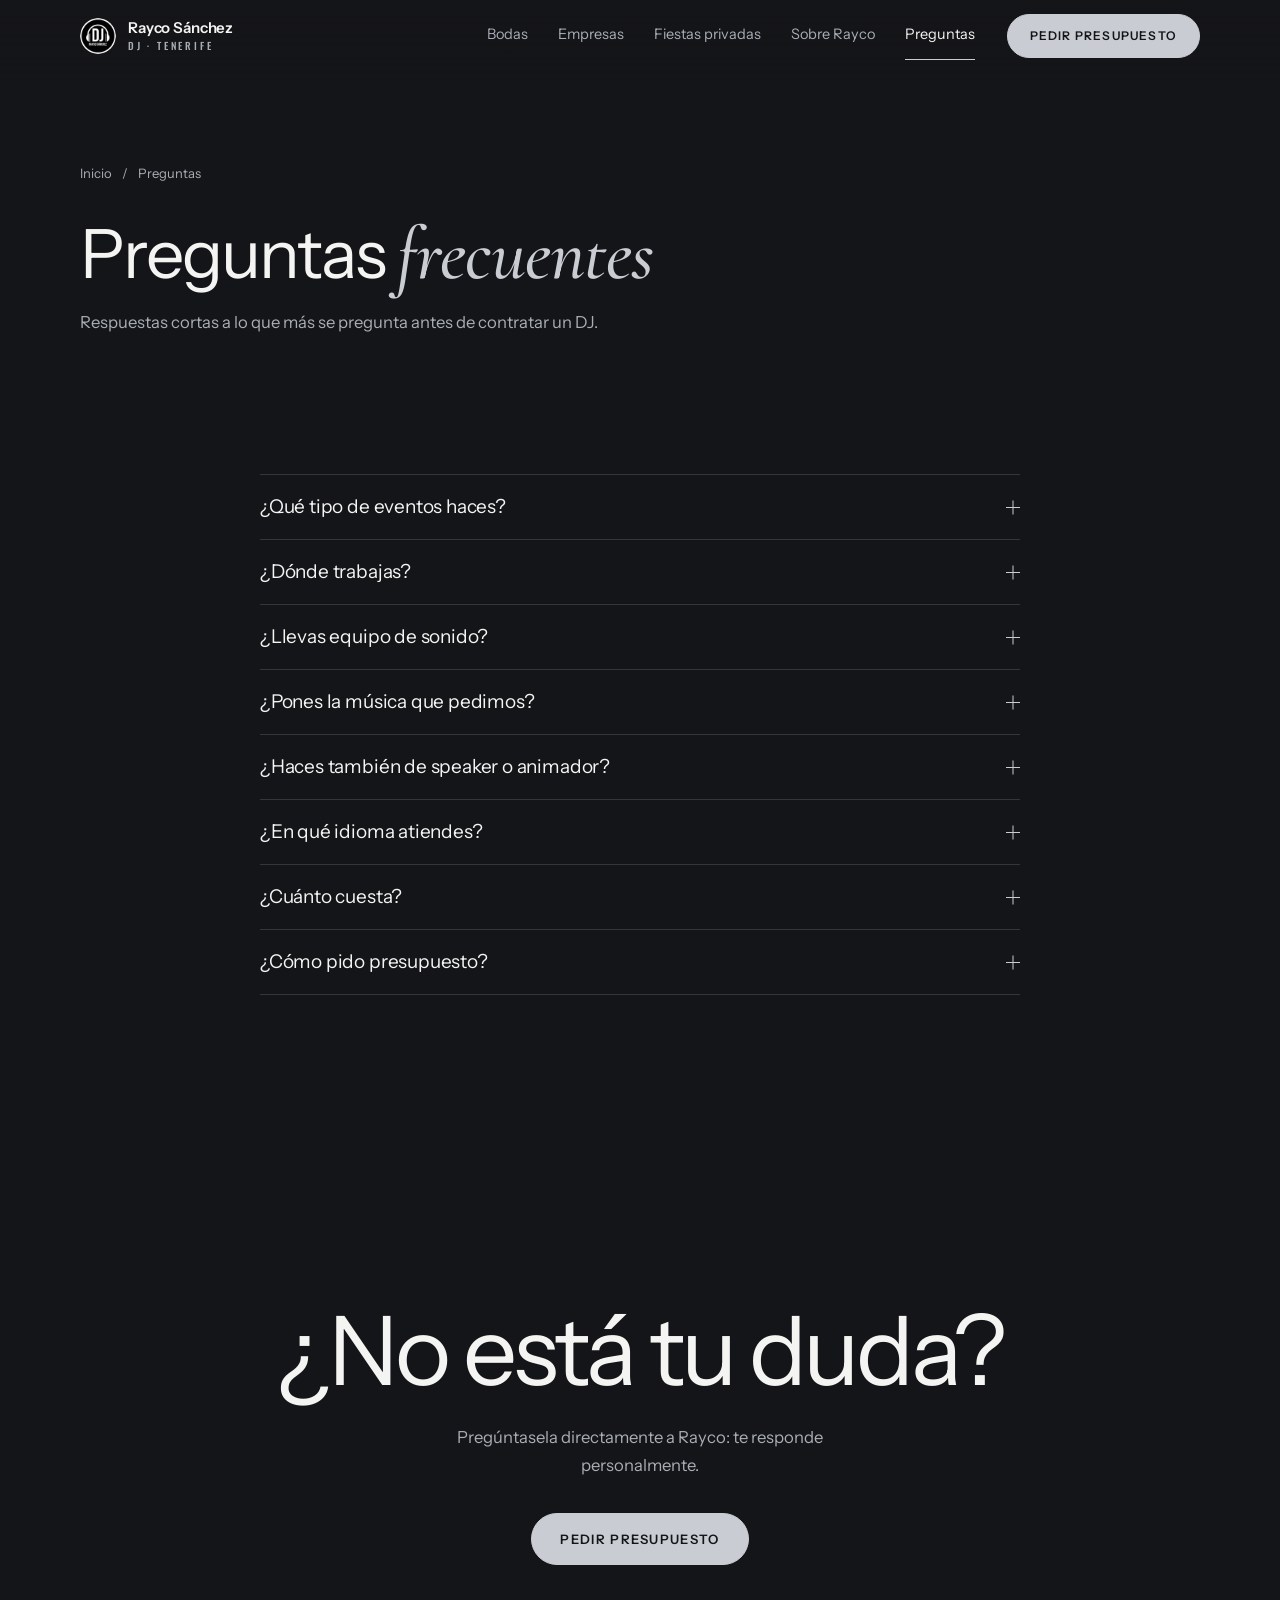
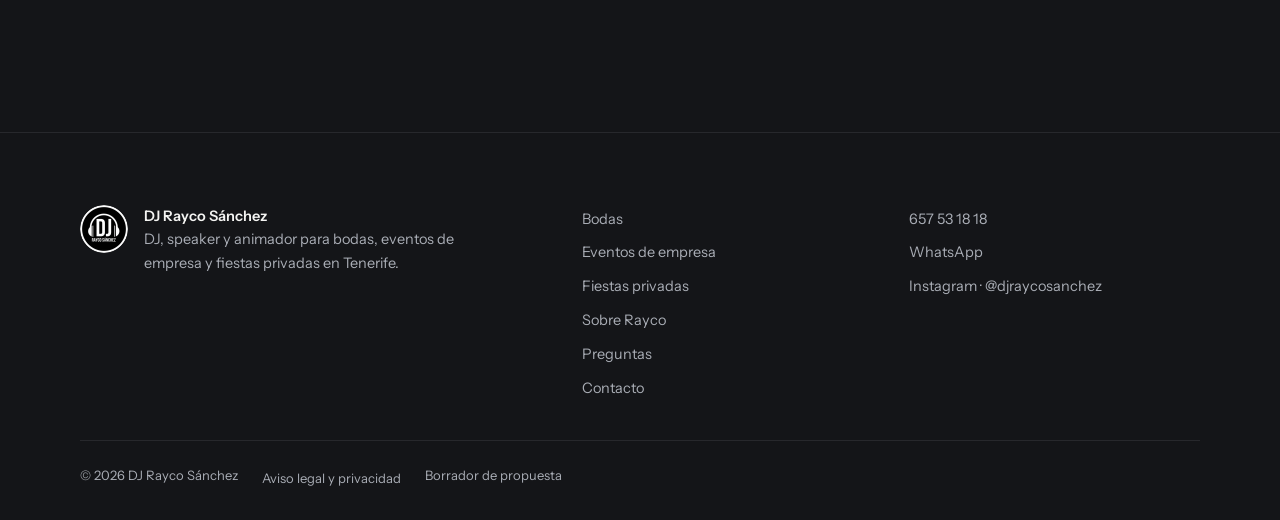
<file: preguntas/index.html>
<!doctype html>
<html lang="es">
<head>
<meta charset="utf-8">
<meta name="robots" content="noindex, nofollow">
<meta name="viewport" content="width=device-width, initial-scale=1, viewport-fit=cover">
<title>Preguntas frecuentes · DJ Rayco Sánchez</title>
<meta name="description" content="Qué eventos hace DJ Rayco Sánchez, dónde trabaja, cuánto cuesta y cómo pedir presupuesto. Respuestas cortas.">
<link rel="canonical" href="https://DOMINIO-PENDIENTE/preguntas/">
<meta name="theme-color" content="#141518">
<meta property="og:type" content="website">
<meta property="og:locale" content="es_ES">
<meta property="og:site_name" content="DJ Rayco Sánchez">
<meta property="og:title" content="Preguntas frecuentes · DJ Rayco Sánchez">
<meta property="og:description" content="Qué eventos hace DJ Rayco Sánchez, dónde trabaja, cuánto cuesta y cómo pedir presupuesto. Respuestas cortas.">
<meta property="og:url" content="https://DOMINIO-PENDIENTE/preguntas/">
<meta property="og:image" content="https://DOMINIO-PENDIENTE/img/og-rayco.jpg">
<meta property="og:image:width" content="1200"><meta property="og:image:height" content="630">
<meta name="twitter:card" content="summary_large_image">
<link rel="icon" type="image/png" sizes="32x32" href="../img/favicon-32.png">
<link rel="apple-touch-icon" href="../img/apple-touch-icon.png">
<link rel="preload" href="../fuentes/instrument-sans-latin-400-normal.woff2" as="font" type="font/woff2" crossorigin>
<script>document.documentElement.classList.add('js')</script>
<link rel="stylesheet" href="../css/estilo.css">
<script type="application/ld+json">{"@context": "https://schema.org", "@type": "FAQPage", "mainEntity": [{"@type": "Question", "name": "¿Qué tipo de eventos haces?", "acceptedAnswer": {"@type": "Answer", "text": "Bodas, cumpleaños, fiestas privadas, cenas y eventos de empresa, fin de año y todo tipo de celebraciones."}}, {"@type": "Question", "name": "¿Dónde trabajas?", "acceptedAnswer": {"@type": "Answer", "text": "En Tenerife."}}, {"@type": "Question", "name": "¿Llevas equipo de sonido?", "acceptedAnswer": {"@type": "Answer", "text": "Sí, llevo mi propio equipo."}}, {"@type": "Question", "name": "¿Pones la música que pedimos?", "acceptedAnswer": {"@type": "Answer", "text": "Sí. Antes del evento preparamos la música juntos: lo que os gusta y las canciones que no pueden faltar."}}, {"@type": "Question", "name": "¿Haces también de speaker o animador?", "acceptedAnswer": {"@type": "Answer", "text": "Sí. Además de DJ, trabajo como speaker y animador, y te ayudo a organizar los tiempos del evento."}}, {"@type": "Question", "name": "¿En qué idioma atiendes?", "acceptedAnswer": {"@type": "Answer", "text": "En español."}}, {"@type": "Question", "name": "¿Cuánto cuesta?", "acceptedAnswer": {"@type": "Answer", "text": "Depende de la fecha, el lugar y lo que necesites. Cuéntaselo a Rayco en el formulario y te prepara el presupuesto."}}, {"@type": "Question", "name": "¿Cómo pido presupuesto?", "acceptedAnswer": {"@type": "Answer", "text": "Desde la página de contacto o llamando al 657 53 18 18."}}]}</script>
</head>
<body>
<a class="saltar" href="#contenido">Saltar al contenido</a>
<header class="cabecera">
  <div class="envoltura">
    <a class="marca" href="../" aria-label="DJ Rayco Sánchez, inicio"><img src="../img/logo-96.webp" width="36" height="36" alt=""><span>Rayco Sánchez<small>DJ · Tenerife</small></span></a>
    <nav class="menu" aria-label="Principal"><ul><li><a href="../bodas/">Bodas</a></li><li><a href="../empresas/">Empresas</a></li><li><a href="../fiestas/">Fiestas privadas</a></li><li><a href="../sobre-rayco/">Sobre Rayco</a></li><li><a href="../preguntas/" aria-current="page">Preguntas</a></li></ul></nav>
    <a class="boton principal cab-presupuesto" href="../contacto/">Pedir presupuesto</a>
    <button class="abrir-menu" type="button" aria-expanded="false" aria-controls="menu-movil"><span>Menú</span><i aria-hidden="true"></i></button>
  </div>
</header>
<div class="menu-movil" id="menu-movil" role="dialog" aria-modal="true" aria-label="Menú" aria-hidden="true" inert>
  <div class="arriba"><a class="marca" href="../" aria-label="DJ Rayco Sánchez, inicio"><img src="../img/logo-96.webp" width="36" height="36" alt=""><span>Rayco Sánchez<small>DJ · Tenerife</small></span></a><button class="cerrar" type="button" aria-label="Cerrar menú"><svg viewBox="0 0 24 24" fill="none" stroke="currentColor" stroke-width="1.6" stroke-linecap="round" stroke-linejoin="round" aria-hidden="true"><path d="M6 6l12 12M18 6L6 18"/></svg></button></div>
  <nav aria-label="Menú del móvil"><ul><li><a href=".././">Inicio</a></li><li><a href="../bodas/">Bodas</a></li><li><a href="../empresas/">Eventos de empresa</a></li><li><a href="../fiestas/">Fiestas privadas</a></li><li><a href="../sobre-rayco/">Sobre Rayco</a></li><li><a href="../preguntas/" aria-current="page">Preguntas</a></li><li><a href="../contacto/">Contacto</a></li></ul></nav>
  <div class="pie-menu">
    <a class="boton principal" href="../contacto/">Pedir presupuesto</a>
    <p>o llama al <a href="tel:+34657531818">657 53 18 18</a></p>
  </div>
</div>
<main id="contenido">
<section class="cab-pagina" aria-labelledby="t-pagina">
  <div class="envoltura">
    <div class="cab-texto entra">
      <nav class="miga" aria-label="Estás en"><a href="../">Inicio</a><span aria-hidden="true">/</span><span>Preguntas</span></nav>
      <h1 id="t-pagina">Preguntas <em>frecuentes</em></h1>
      <p class="entradilla">Respuestas cortas a lo que más se pregunta antes de contratar un DJ.</p>
      
    </div>
    
  </div>
</section>
<section class="seccion seccion-pegada"><div class="envoltura estrecha"><div class="preguntas"><details><summary>¿Qué tipo de eventos haces?<i aria-hidden="true"></i></summary><div class="respuesta"><p>Bodas, cumpleaños, fiestas privadas, cenas y eventos de empresa, fin de año y todo tipo de celebraciones.</p></div></details><details><summary>¿Dónde trabajas?<i aria-hidden="true"></i></summary><div class="respuesta"><p>En Tenerife.</p></div></details><details><summary>¿Llevas equipo de sonido?<i aria-hidden="true"></i></summary><div class="respuesta"><p>Sí, llevo mi propio equipo.</p></div></details><details><summary>¿Pones la música que pedimos?<i aria-hidden="true"></i></summary><div class="respuesta"><p>Sí. Antes del evento preparamos la música juntos: lo que os gusta y las canciones que no pueden faltar.</p></div></details><details><summary>¿Haces también de speaker o animador?<i aria-hidden="true"></i></summary><div class="respuesta"><p>Sí. Además de DJ, trabajo como speaker y animador, y te ayudo a organizar los tiempos del evento.</p></div></details><details><summary>¿En qué idioma atiendes?<i aria-hidden="true"></i></summary><div class="respuesta"><p>En español.</p></div></details><details><summary>¿Cuánto cuesta?<i aria-hidden="true"></i></summary><div class="respuesta"><p>Depende de la fecha, el lugar y lo que necesites. Cuéntaselo a Rayco en el formulario y te prepara el presupuesto.</p></div></details><details><summary>¿Cómo pido presupuesto?<i aria-hidden="true"></i></summary><div class="respuesta"><p>Desde la página de contacto o llamando al 657 53 18 18.</p></div></details></div></div></section>
<section class="final" aria-labelledby="final-t">
  <div class="envoltura revela">
    <h2 id="final-t">¿No está tu duda?</h2>
    <p>Pregúntasela directamente a Rayco: te responde personalmente.</p>
    <a class="boton principal" href="../contacto/" data-cta>Pedir presupuesto</a>
  </div>
</section>
</main>
<footer class="pie">
  <div class="envoltura">
    <div class="pie-marca">
      <img src="../img/logo-96.webp" width="48" height="48" alt="Logo de DJ Rayco Sánchez" loading="lazy">
      <p><strong>DJ Rayco Sánchez</strong><br>DJ, speaker y animador para bodas, eventos de empresa y fiestas privadas en Tenerife.</p>
    </div>
    <nav aria-label="Pie"><ul><li><a href="../bodas/">Bodas</a></li><li><a href="../empresas/">Eventos de empresa</a></li><li><a href="../fiestas/">Fiestas privadas</a></li><li><a href="../sobre-rayco/">Sobre Rayco</a></li><li><a href="../preguntas/">Preguntas</a></li><li><a href="../contacto/">Contacto</a></li></ul></nav>
    <ul class="pie-contacto">
      <li><a href="tel:+34657531818">657 53 18 18</a></li>
      <li><a href="https://wa.me/34657531818?text=Hola%2C%20Rayco.%20Quiero%20pedir%20presupuesto%20para%20mi%20evento." target="_blank" rel="noopener">WhatsApp</a></li>
      <li><a href="https://www.instagram.com/djraycosanchez/" target="_blank" rel="noopener">Instagram · @djraycosanchez</a></li>
    </ul>
    <div class="legal"><span>© 2026 DJ Rayco Sánchez</span><a href="../legal/">Aviso legal y privacidad</a><span>Borrador de propuesta</span></div>
  </div>
</footer>
<aside class="accion-fija" aria-label="Contactar con Rayco">
  <a class="presu" href="../contacto/">Pedir presupuesto</a>
  <a class="tel" href="tel:+34657531818" aria-label="Llamar a Rayco al 657 53 18 18"><svg viewBox="0 0 24 24" fill="none" stroke="currentColor" stroke-width="1.6" stroke-linecap="round" stroke-linejoin="round" aria-hidden="true"><path d="M5 4h4l2 5-2.5 1.5a11 11 0 0 0 5 5L15 13l5 2v4a2 2 0 0 1-2 2A16 16 0 0 1 3 6a2 2 0 0 1 2-2"/></svg></a>
</aside>
<script src="../js/web.js" defer></script>
</body>
</html>
</file>
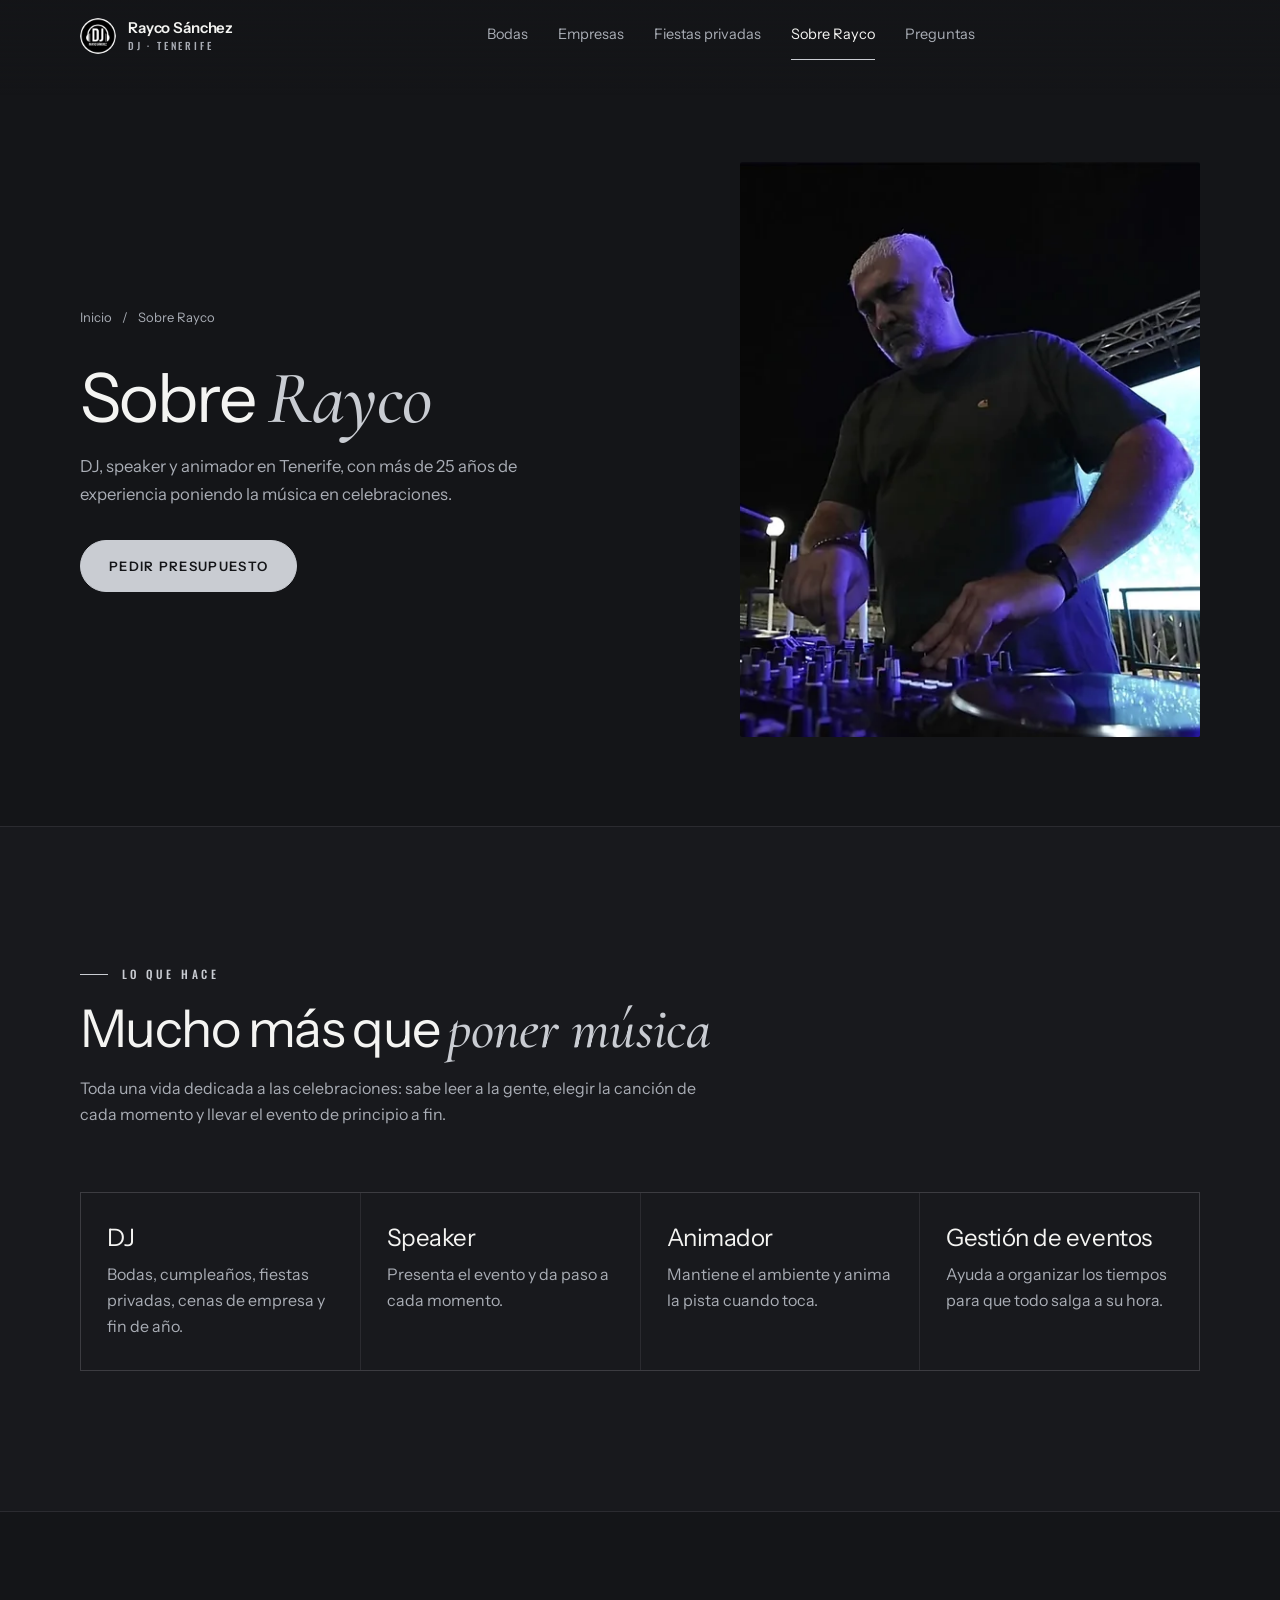
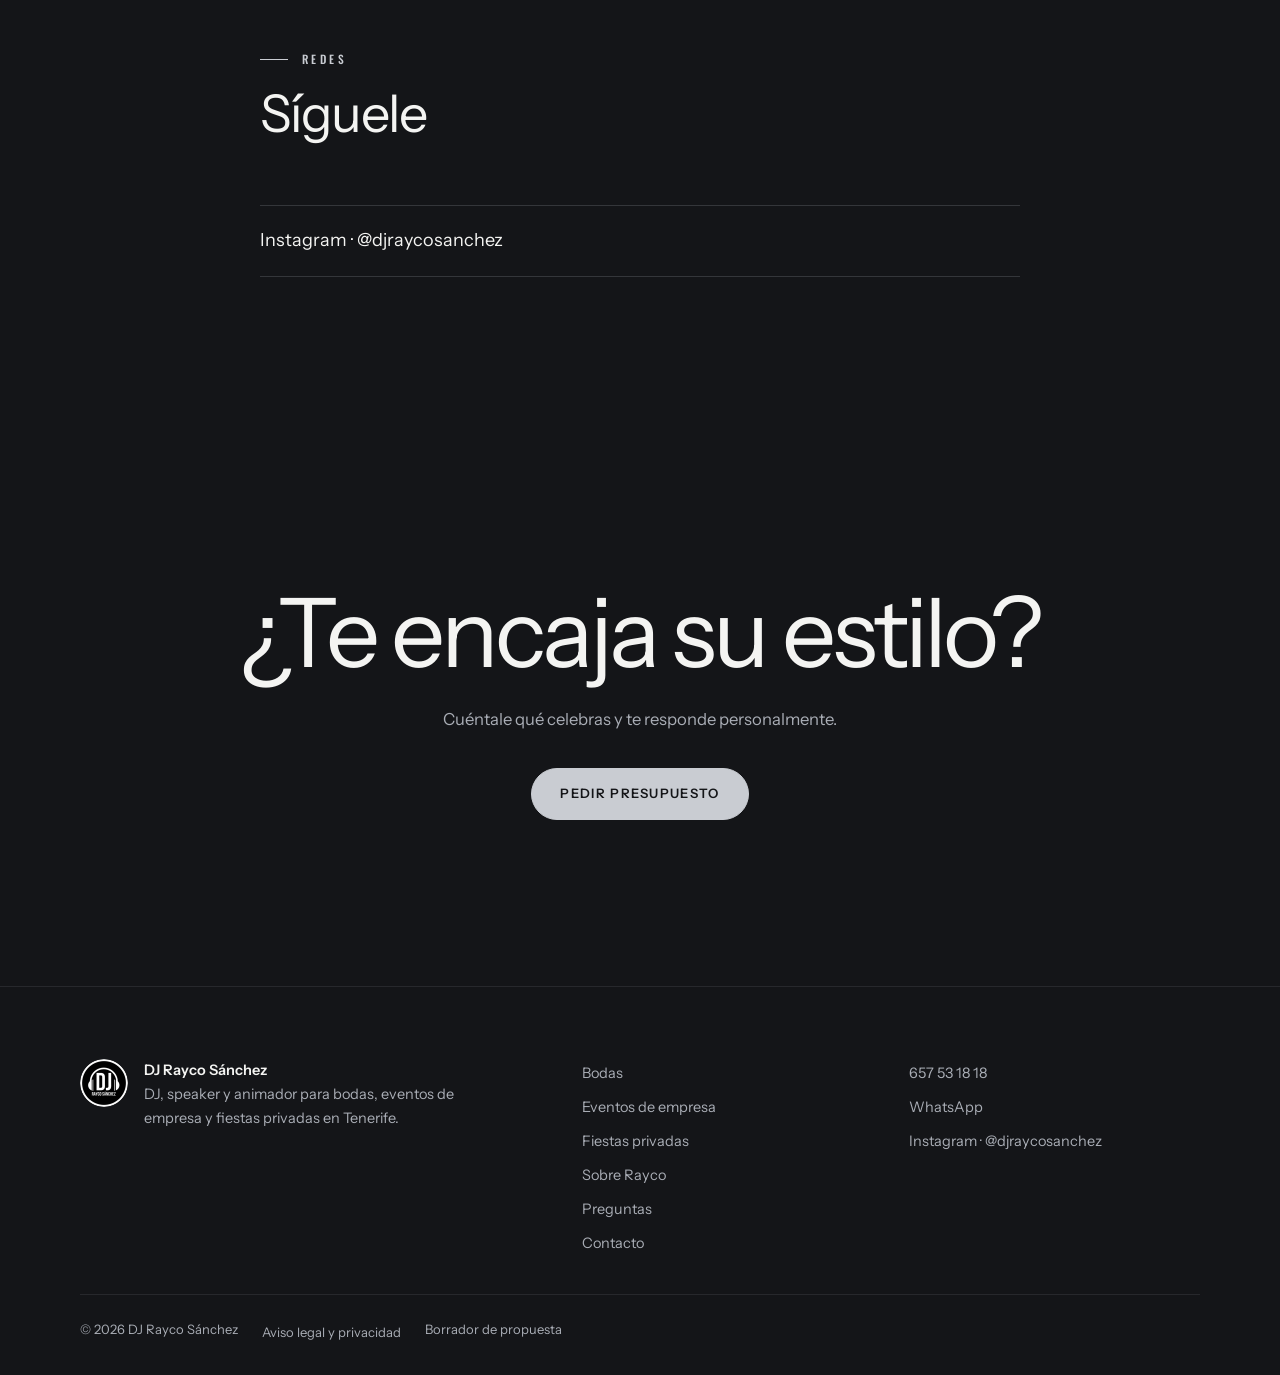
<file: sobre-rayco/index.html>
<!doctype html>
<html lang="es">
<head>
<meta charset="utf-8">
<meta name="robots" content="noindex, nofollow">
<meta name="viewport" content="width=device-width, initial-scale=1, viewport-fit=cover">
<title>Sobre Rayco · DJ Rayco Sánchez</title>
<meta name="description" content="Conoce a DJ Rayco Sánchez: DJ, speaker y animador en Tenerife, con más de 25 años de experiencia en celebraciones.">
<link rel="canonical" href="https://DOMINIO-PENDIENTE/sobre-rayco/">
<meta name="theme-color" content="#141518">
<meta property="og:type" content="website">
<meta property="og:locale" content="es_ES">
<meta property="og:site_name" content="DJ Rayco Sánchez">
<meta property="og:title" content="Sobre Rayco · DJ Rayco Sánchez">
<meta property="og:description" content="Conoce a DJ Rayco Sánchez: DJ, speaker y animador en Tenerife, con más de 25 años de experiencia en celebraciones.">
<meta property="og:url" content="https://DOMINIO-PENDIENTE/sobre-rayco/">
<meta property="og:image" content="https://DOMINIO-PENDIENTE/img/og-rayco.jpg">
<meta property="og:image:width" content="1200"><meta property="og:image:height" content="630">
<meta name="twitter:card" content="summary_large_image">
<link rel="icon" type="image/png" sizes="32x32" href="../img/favicon-32.png">
<link rel="apple-touch-icon" href="../img/apple-touch-icon.png">
<link rel="preload" href="../fuentes/instrument-sans-latin-400-normal.woff2" as="font" type="font/woff2" crossorigin>
<script>document.documentElement.classList.add('js')</script>
<link rel="stylesheet" href="../css/estilo.css">
<script type="application/ld+json">{"@context": "https://schema.org", "@type": "ProfilePage", "mainEntity": {"@type": "Person", "name": "DJ Rayco Sánchez", "jobTitle": "DJ", "telephone": "+34657531818", "url": "https://DOMINIO-PENDIENTE/", "image": "https://DOMINIO-PENDIENTE/img/rayco-sonriendo-1600.webp", "sameAs": ["https://www.instagram.com/djraycosanchez/"]}}</script>
</head>
<body>
<a class="saltar" href="#contenido">Saltar al contenido</a>
<header class="cabecera">
  <div class="envoltura">
    <a class="marca" href="../" aria-label="DJ Rayco Sánchez, inicio"><img src="../img/logo-96.webp" width="36" height="36" alt=""><span>Rayco Sánchez<small>DJ · Tenerife</small></span></a>
    <nav class="menu" aria-label="Principal"><ul><li><a href="../bodas/">Bodas</a></li><li><a href="../empresas/">Empresas</a></li><li><a href="../fiestas/">Fiestas privadas</a></li><li><a href="../sobre-rayco/" aria-current="page">Sobre Rayco</a></li><li><a href="../preguntas/">Preguntas</a></li></ul></nav>
    <a class="boton principal cab-presupuesto" href="../contacto/">Pedir presupuesto</a>
    <button class="abrir-menu" type="button" aria-expanded="false" aria-controls="menu-movil"><span>Menú</span><i aria-hidden="true"></i></button>
  </div>
</header>
<div class="menu-movil" id="menu-movil" role="dialog" aria-modal="true" aria-label="Menú" aria-hidden="true" inert>
  <div class="arriba"><a class="marca" href="../" aria-label="DJ Rayco Sánchez, inicio"><img src="../img/logo-96.webp" width="36" height="36" alt=""><span>Rayco Sánchez<small>DJ · Tenerife</small></span></a><button class="cerrar" type="button" aria-label="Cerrar menú"><svg viewBox="0 0 24 24" fill="none" stroke="currentColor" stroke-width="1.6" stroke-linecap="round" stroke-linejoin="round" aria-hidden="true"><path d="M6 6l12 12M18 6L6 18"/></svg></button></div>
  <nav aria-label="Menú del móvil"><ul><li><a href=".././">Inicio</a></li><li><a href="../bodas/">Bodas</a></li><li><a href="../empresas/">Eventos de empresa</a></li><li><a href="../fiestas/">Fiestas privadas</a></li><li><a href="../sobre-rayco/" aria-current="page">Sobre Rayco</a></li><li><a href="../preguntas/">Preguntas</a></li><li><a href="../contacto/">Contacto</a></li></ul></nav>
  <div class="pie-menu">
    <a class="boton principal" href="../contacto/">Pedir presupuesto</a>
    <p>o llama al <a href="tel:+34657531818">657 53 18 18</a></p>
  </div>
</div>
<main id="contenido">
<section class="cab-pagina con-imagen" aria-labelledby="t-pagina">
  <div class="envoltura">
    <div class="cab-texto entra">
      <nav class="miga" aria-label="Estás en"><a href="../">Inicio</a><span aria-hidden="true">/</span><span>Sobre Rayco</span></nav>
      <h1 id="t-pagina">Sobre <em>Rayco</em></h1>
      <p class="entradilla">DJ, speaker y animador en Tenerife, con más de 25 años de experiencia poniendo la música en celebraciones.</p>
      <a class="boton principal" href="../contacto/" data-cta>Pedir presupuesto</a>
    </div>
    <figure class="imagen-cab retrato"><img src="../img/rayco-noche-1200.webp" srcset="../img/rayco-noche-800.webp 800w, ../img/rayco-noche-1200.webp 1200w, ../img/rayco-noche-1600.webp 1600w" sizes="(min-width:1000px) 640px, 160vw" width="1600" height="1200" alt="Rayco Sánchez trabajando con la mesa de mezclas en un evento nocturno" fetchpriority="high"></figure>
  </div>
</section>

<section class="seccion capa" aria-labelledby="t-hace">
  <div class="envoltura">
    <div class="titulo-seccion"><p class="ante">Lo que hace</p><h2 id="t-hace">Mucho más que <em>poner música</em></h2><p class="nota">Toda una vida dedicada a las celebraciones: sabe leer a la gente, elegir la canción de cada momento y llevar el evento de principio a fin.</p></div>
    <ul class="roles revela"><li><h3>DJ</h3><p>Bodas, cumpleaños, fiestas privadas, cenas de empresa y fin de año.</p></li><li><h3>Speaker</h3><p>Presenta el evento y da paso a cada momento.</p></li><li><h3>Animador</h3><p>Mantiene el ambiente y anima la pista cuando toca.</p></li><li><h3>Gestión de eventos</h3><p>Ayuda a organizar los tiempos para que todo salga a su hora.</p></li></ul>
  </div>
</section>

<section class="seccion" aria-labelledby="t-redes">
  <div class="envoltura estrecha">
    <div class="titulo-seccion"><p class="ante">Redes</p><h2 id="t-redes">Síguele</h2></div>
    <ul class="redes"><li><a href="https://www.instagram.com/djraycosanchez/" target="_blank" rel="noopener">Instagram · @djraycosanchez</a></li></ul>
  </div>
</section>
<section class="final" aria-labelledby="final-t">
  <div class="envoltura revela">
    <h2 id="final-t">¿Te encaja su estilo?</h2>
    <p>Cuéntale qué celebras y te responde personalmente.</p>
    <a class="boton principal" href="../contacto/" data-cta>Pedir presupuesto</a>
  </div>
</section>
</main>
<footer class="pie">
  <div class="envoltura">
    <div class="pie-marca">
      <img src="../img/logo-96.webp" width="48" height="48" alt="Logo de DJ Rayco Sánchez" loading="lazy">
      <p><strong>DJ Rayco Sánchez</strong><br>DJ, speaker y animador para bodas, eventos de empresa y fiestas privadas en Tenerife.</p>
    </div>
    <nav aria-label="Pie"><ul><li><a href="../bodas/">Bodas</a></li><li><a href="../empresas/">Eventos de empresa</a></li><li><a href="../fiestas/">Fiestas privadas</a></li><li><a href="../sobre-rayco/">Sobre Rayco</a></li><li><a href="../preguntas/">Preguntas</a></li><li><a href="../contacto/">Contacto</a></li></ul></nav>
    <ul class="pie-contacto">
      <li><a href="tel:+34657531818">657 53 18 18</a></li>
      <li><a href="https://wa.me/34657531818?text=Hola%2C%20Rayco.%20Quiero%20pedir%20presupuesto%20para%20mi%20evento." target="_blank" rel="noopener">WhatsApp</a></li>
      <li><a href="https://www.instagram.com/djraycosanchez/" target="_blank" rel="noopener">Instagram · @djraycosanchez</a></li>
    </ul>
    <div class="legal"><span>© 2026 DJ Rayco Sánchez</span><a href="../legal/">Aviso legal y privacidad</a><span>Borrador de propuesta</span></div>
  </div>
</footer>
<aside class="accion-fija" aria-label="Contactar con Rayco">
  <a class="presu" href="../contacto/">Pedir presupuesto</a>
  <a class="tel" href="tel:+34657531818" aria-label="Llamar a Rayco al 657 53 18 18"><svg viewBox="0 0 24 24" fill="none" stroke="currentColor" stroke-width="1.6" stroke-linecap="round" stroke-linejoin="round" aria-hidden="true"><path d="M5 4h4l2 5-2.5 1.5a11 11 0 0 0 5 5L15 13l5 2v4a2 2 0 0 1-2 2A16 16 0 0 1 3 6a2 2 0 0 1 2-2"/></svg></a>
</aside>
<script src="../js/web.js" defer></script>
</body>
</html>
</file>
<file: css/estilo.css>
/* DJ Rayco Sánchez · versión 5: elegante, simple y profesional.
   Grafito #141518, blanco y plata #c9ccd2. Las fotos reales mandan; el resto es espacio,
   letra limpia y líneas finas plata. Movimiento mínimo: un fundido suave al aparecer y nada más. */

@font-face{font-family:"Cormorant Garamond";src:url("../fuentes/cormorant-garamond-latin-500-italic.woff2") format("woff2");font-weight:500;font-style:italic;font-display:swap}
@font-face{font-family:"Oswald";src:url("../fuentes/oswald-latin-500-normal.woff2") format("woff2");font-weight:500;font-display:swap}
@font-face{font-family:"Instrument Sans";src:url("../fuentes/instrument-sans-latin-400-normal.woff2") format("woff2");font-weight:400;font-display:swap}
@font-face{font-family:"Instrument Sans";src:url("../fuentes/instrument-sans-latin-600-normal.woff2") format("woff2");font-weight:600;font-display:swap}

:root{
  --fondo:#141518;
  --fondo2:#18191d;
  --capa:#1d1f23;
  --linea:rgba(201,204,210,.18);
  --linea-suave:rgba(201,204,210,.1);
  --blanco:#f4f4f2;
  --gris:#a9adb5;
  --plata:#c9ccd2;
  --sans:"Instrument Sans",system-ui,-apple-system,"Segoe UI",sans-serif;
  --serif:"Cormorant Garamond","Iowan Old Style",Georgia,serif;
  --etiqueta:"Oswald","Arial Narrow",sans-serif;
  --ancho:1200px;
  --cab:60px;
  --margen:20px;
  --sale:cubic-bezier(.22,1,.36,1);
  color-scheme:dark;
}
@media (min-width:1000px){:root{--cab:72px;--margen:40px}}

*,*::before,*::after{box-sizing:border-box}
/* Página firme en el móvil: solo se mueve hacia arriba y abajo (sin bailar de lado ni rebotar); el zoom con dos dedos sigue funcionando */
html{-webkit-text-size-adjust:100%;scroll-padding-top:calc(var(--cab) + 20px);background:var(--fondo);overflow-x:hidden;overscroll-behavior:none}
body{margin:0;background:var(--fondo);color:var(--blanco);font:400 16px/1.65 var(--sans);overflow-x:hidden;-webkit-tap-highlight-color:transparent;
  overscroll-behavior:none;touch-action:pan-y pinch-zoom;position:relative;width:100%;
  padding-bottom:calc(84px + env(safe-area-inset-bottom));-webkit-font-smoothing:antialiased}
@supports (overflow:clip){html,body{overflow-x:clip}}
img{max-width:100%;height:auto;display:block}
a{color:inherit}
:focus-visible{outline:2px solid var(--blanco);outline-offset:3px;border-radius:2px}
.oculto{position:absolute!important;width:1px;height:1px;overflow:hidden;clip:rect(0 0 0 0);white-space:nowrap}
.saltar{position:absolute;left:12px;top:-60px;z-index:100;background:var(--blanco);color:#111;padding:10px 14px;font-weight:600;text-decoration:none}
.saltar:focus{top:12px}
.envoltura{width:100%;max-width:var(--ancho);margin:0 auto;padding-left:max(var(--margen),env(safe-area-inset-left,0px));padding-right:max(var(--margen),env(safe-area-inset-right,0px))}
.envoltura.estrecha{max-width:840px}
.pend{color:var(--plata);border-bottom:1px dashed rgba(201,204,210,.55);font:italic 400 .92em/1.5 var(--sans)}

/* ---------- Tipografía: limpia y ligera, con un matiz en cursiva ---------- */
h1,h2,h3{margin:0;font-family:var(--sans);font-weight:400;letter-spacing:-.03em;line-height:1.05;text-wrap:balance}
h1{font-size:clamp(38px,9.6vw,68px)}
h2{font-size:clamp(32px,6vw,52px)}
h3{font-size:20px;font-weight:600;letter-spacing:-.015em;line-height:1.25}
h1 em,h2 em{font-family:var(--serif);font-style:italic;font-weight:500;letter-spacing:-.01em;color:var(--plata);font-size:1.1em;line-height:.9}
p{margin:0 0 1em}
.ante{display:flex;align-items:center;gap:14px;margin:0 0 20px;font:500 11.5px/1.3 var(--etiqueta);letter-spacing:.3em;text-transform:uppercase;color:var(--plata)}
.ante::before{content:"";width:28px;height:1px;background:currentColor;flex:none}
.entradilla{color:var(--gris);font-size:clamp(16.5px,1.3vw,18px);line-height:1.65;max-width:48ch}
.nota{color:var(--gris);font-size:16px;max-width:56ch;margin:18px 0 0}

/* ---------- Botones ---------- */
.botones{display:flex;flex-wrap:wrap;gap:12px}
.boton{display:inline-flex;align-items:center;justify-content:center;gap:10px;min-height:52px;padding:0 28px;border-radius:999px;white-space:nowrap;cursor:pointer;
  font:600 13px/1 var(--sans);letter-spacing:.1em;text-transform:uppercase;text-decoration:none;
  border:1px solid var(--linea);background:transparent;color:var(--blanco);transition:background-color .25s,border-color .25s,color .25s}
.boton svg{width:18px;height:18px;flex:none}
.boton.principal{background:var(--plata);border-color:var(--plata);color:#141518}
@media (hover:hover){.boton:hover{background:var(--blanco);border-color:var(--blanco);color:#141518}}
.enlace{display:inline-flex;align-items:center;gap:10px;min-height:44px;margin-top:24px;font:600 13px/1 var(--sans);letter-spacing:.1em;text-transform:uppercase;text-decoration:none;
  border-bottom:1px solid var(--linea);transition:border-color .25s}
.enlace svg{width:18px;height:18px;transition:transform .3s var(--sale)}
@media (hover:hover){.enlace:hover{border-color:var(--plata)}.enlace:hover svg{transform:translateX(4px)}}

/* ---------- Cabecera ---------- */
.cabecera{position:fixed;inset:0 0 auto;z-index:50;height:var(--cab);border-bottom:1px solid transparent;transition:background-color .3s,border-color .3s}
.cabecera.solida{background:rgba(20,21,24,.9);border-color:var(--linea-suave);-webkit-backdrop-filter:blur(12px);backdrop-filter:blur(12px)}
.cabecera .envoltura{height:100%;display:flex;align-items:center;gap:32px}
.marca{display:flex;align-items:center;gap:12px;min-height:44px;text-decoration:none;margin-right:auto}
.marca img{width:36px;height:36px;border-radius:50%}
.marca span{font:600 15px/1.1 var(--sans);letter-spacing:-.01em}
.marca small{display:block;margin-top:4px;font:500 10px/1 var(--etiqueta);letter-spacing:.28em;text-transform:uppercase;color:var(--gris)}
.menu,.cab-presupuesto{display:none}
.menu ul{display:flex;gap:30px;list-style:none;margin:0;padding:0}
.menu a{display:block;padding:12px 0;font-size:14.5px;text-decoration:none;color:var(--gris);border-bottom:1px solid transparent;transition:color .2s}
.menu a:hover{color:var(--blanco)}
.menu a[aria-current]{color:var(--blanco);border-bottom-color:var(--plata)}
.abrir-menu{display:inline-flex;align-items:center;gap:12px;min-height:44px;padding:0 4px 0 14px;background:none;border:0;color:var(--blanco);font:500 11.5px/1 var(--etiqueta);letter-spacing:.28em;text-transform:uppercase;cursor:pointer}
.abrir-menu i{width:22px;height:9px;border-block:1px solid currentColor}
@media (min-width:1000px){
  .menu{display:block}
  .cab-presupuesto{display:inline-flex;min-height:44px;padding:0 22px;font-size:12px;transition:opacity .3s,visibility 0s}
  .cabecera.cta-a-la-vista .cab-presupuesto{opacity:0;visibility:hidden;transition:opacity .2s,visibility 0s linear .2s}
  .abrir-menu{display:none}
}
@media (min-width:1000px) and (max-width:1199px){.menu ul{gap:18px}.menu a{font-size:13.5px}.cabecera .envoltura{gap:22px}}
/* Sobre la foto de portada, la cabecera lleva un velo suave para que el menú se lea */
.cabecera::before{content:"";position:absolute;inset:0 0 -24px;z-index:-1;pointer-events:none;background:linear-gradient(rgba(20,21,24,.65),rgba(20,21,24,0));transition:opacity .3s}
.cabecera.solida::before{opacity:0}

/* Menú del móvil */
.menu-movil{position:fixed;inset:0;z-index:60;display:flex;flex-direction:column;background:var(--fondo);padding:0 20px calc(24px + env(safe-area-inset-bottom));overflow-y:auto;
  visibility:hidden;opacity:0;transition:opacity .25s,visibility 0s linear .25s}
.menu-movil.abierta{visibility:visible;opacity:1;transition:opacity .25s}
.menu-movil .arriba{height:var(--cab);display:flex;align-items:center;justify-content:space-between;flex:none}
.cerrar{width:44px;height:44px;display:grid;place-items:center;background:none;border:1px solid var(--linea);border-radius:50%;color:var(--blanco);cursor:pointer}
.cerrar svg{width:18px;height:18px}
.menu-movil nav ul{list-style:none;margin:24px 0 0;padding:0}
.menu-movil nav li{border-top:1px solid var(--linea-suave)}
.menu-movil nav a{display:flex;align-items:center;min-height:54px;font-size:19px;letter-spacing:-.015em;text-decoration:none;color:var(--gris)}
.menu-movil nav a[aria-current]{color:var(--blanco)}
.pie-menu{margin-top:auto;padding-top:32px}
.pie-menu .boton{width:100%}
.pie-menu p{margin:16px 0 0;color:var(--gris);font-size:15px;text-align:center}

/* Acción fija del móvil: una sola, discreta */
.accion-fija{position:fixed;left:12px;right:12px;bottom:calc(12px + env(safe-area-inset-bottom));z-index:40;display:flex;gap:8px;transition:transform .35s var(--sale),opacity .25s}
.accion-fija.escondida{transform:translateY(140%);opacity:0;pointer-events:none}
.accion-fija .presu{flex:1;display:flex;align-items:center;justify-content:center;min-height:52px;border-radius:999px;background:var(--plata);color:#141518;
  font:600 13px/1 var(--sans);letter-spacing:.1em;text-transform:uppercase;text-decoration:none;box-shadow:0 10px 30px rgba(0,0,0,.35)}
.accion-fija .tel{width:52px;height:52px;flex:none;display:grid;place-items:center;border-radius:50%;background:rgba(29,31,35,.94);border:1px solid var(--linea);color:var(--blanco)}
.accion-fija .tel svg{width:20px;height:20px}
@media (min-width:1000px){.accion-fija{display:none}body{padding-bottom:0}}

/* ---------- Portada ---------- */
.portada{position:relative;isolation:isolate;overflow:hidden;display:flex;align-items:flex-end;height:100vh;height:100svh;min-height:600px;max-height:1000px}
.foto-portada{position:absolute;inset:0;z-index:-1;margin:0;background:var(--capa)}
.foto-portada img{width:100%;height:100%;object-fit:cover;object-position:58% 16%}
.foto-portada::after{content:"";position:absolute;inset:0;background:linear-gradient(to top,var(--fondo) 3%,rgba(20,21,24,.88) 30%,rgba(20,21,24,.15) 58%,rgba(20,21,24,0) 70%)}
.portada-texto{position:relative;width:100%;padding:0 var(--margen) calc(28px + env(safe-area-inset-bottom))}
.portada-texto .ante{margin-bottom:14px}
.portada h1{margin-bottom:16px}
.portada .entradilla{margin-bottom:24px;max-width:36ch}
@media (max-width:380px) and (max-height:700px){.portada h1{font-size:36px}.portada .entradilla{font-size:15.5px;margin-bottom:20px}}
@media (min-width:1000px){
  .portada{align-items:center}
  .foto-portada{left:auto;width:50vw}
  .foto-portada img{object-position:50% 18%}
  .foto-portada::after{background:linear-gradient(to right,var(--fondo),rgba(20,21,24,0) 18%)}
  .portada-texto{width:50vw;padding:var(--cab) 64px 0 max(var(--margen),calc((100vw - var(--ancho)) / 2 + var(--margen)))}
  .portada h1{font-size:clamp(52px,4.8vw,72px);margin-bottom:24px}
  .portada .entradilla{margin-bottom:36px}
}

/* Sello de la portada: el logo con su oficio alrededor, como un sello de calidad */
.sello{position:absolute;z-index:1;right:16px;bottom:352px;width:96px;height:96px;display:grid;place-items:center;border-radius:50%;
  background:rgba(20,21,24,.78);-webkit-backdrop-filter:blur(8px);backdrop-filter:blur(8px);box-shadow:0 0 0 1px rgba(201,204,210,.28),0 20px 50px rgba(0,0,0,.35)}
.sello svg{position:absolute;inset:0;width:100%;height:100%}
.sello text{font:500 17px/1 var(--etiqueta);fill:var(--plata)}
.sello img{width:40%;height:40%;border-radius:50%}
@media (min-width:1000px){.sello{right:auto;left:50vw;bottom:clamp(40px,7vh,72px);width:156px;height:156px;transform:translateX(-50%)}.sello text{font-size:15px}}
@media (prefers-reduced-motion:no-preference){.sello svg{animation:gira 48s linear infinite}}
@keyframes gira{to{transform:rotate(360deg)}}

/* Experiencia: el 25 grande en plata */
.credenciales{padding:clamp(72px,9vw,124px) 0;border-bottom:1px solid var(--linea-suave)}
.credenciales .envoltura{display:grid;gap:48px}
.cifra-grande{display:flex;flex-wrap:wrap;align-items:flex-end;gap:16px 32px}
.num{margin:0;font:400 clamp(132px,19vw,248px)/.8 var(--sans);letter-spacing:-.07em;
  background:linear-gradient(180deg,#f4f4f2 8%,#c9ccd2 48%,#70757d 100%);-webkit-background-clip:text;background-clip:text;color:transparent}
.num sup{font-size:.34em;vertical-align:top;position:relative;top:.1em;margin-left:.06em;letter-spacing:0}
.cifra-texto{margin:0 0 .4em;max-width:30ch;color:var(--gris);font-size:clamp(16.5px,1.4vw,19px);line-height:1.55}
.cifra-texto strong{display:block;margin-bottom:6px;color:var(--blanco);font-weight:400;font-size:1.2em;letter-spacing:-.015em}
.cred-lista{list-style:none;margin:0;padding:0;border-top:1px solid var(--linea)}
.cred-lista li{display:grid;gap:4px;padding:20px 0;border-bottom:1px solid var(--linea-suave)}
.cred-lista strong{font-weight:400;font-size:20px;letter-spacing:-.015em}
.cred-lista span{color:var(--gris);font-size:15.5px}
@media (min-width:1000px){.credenciales .envoltura{grid-template-columns:1.15fr .85fr;gap:88px;align-items:center}}

/* Frase destacada */
.cita{padding:clamp(100px,13vw,170px) 0;text-align:center;border-bottom:1px solid var(--linea-suave);background:radial-gradient(ellipse 60% 70% at 50% 50%,rgba(201,204,210,.07),transparent 70%)}
.cita .envoltura::before{content:"";display:block;width:1px;height:56px;margin:0 auto 40px;background:linear-gradient(rgba(201,204,210,0),var(--plata))}
.cita p{margin:0 auto;max-width:17ch;font:400 clamp(36px,6vw,78px)/1.08 var(--sans);letter-spacing:-.035em;text-wrap:balance}
.cita em{font-family:var(--serif);font-style:italic;font-weight:500;letter-spacing:-.01em;color:var(--plata);font-size:1.1em}

/* ---------- Secciones ---------- */
.seccion{padding:clamp(80px,11vw,140px) 0}
.seccion.capa{background:var(--fondo2);border-block:1px solid var(--linea-suave)}
.seccion-pegada{padding-top:16px}
.titulo-seccion{max-width:720px;margin-bottom:clamp(40px,5vw,64px)}

/* Servicios: tarjetas tranquilas con línea fina */
.servicios{list-style:none;margin:0;padding:0;display:grid;gap:1px;background:var(--linea-suave);border:1px solid var(--linea-suave)}
.servicios a{position:relative;display:block;height:100%;padding:30px 64px 30px 26px;background:var(--fondo);text-decoration:none;transition:background-color .3s}
.servicios h3{font-size:clamp(20px,1.8vw,23px);font-weight:400;letter-spacing:-.02em;margin-bottom:8px}
.servicios p{color:var(--gris);margin:0;font-size:15.5px;max-width:34ch}
.servicios .ir{position:absolute;right:24px;top:30px;color:var(--plata);transition:transform .3s var(--sale)}
.servicios .ir svg{width:20px;height:20px}
@media (hover:hover){.servicios a:hover{background:var(--capa)}.servicios a:hover .ir{transform:translateX(4px)}}
@media (min-width:700px){.servicios{grid-template-columns:1fr 1fr}}
@media (min-width:1000px){.servicios{grid-template-columns:repeat(3,1fr)}.servicios a{padding:40px 64px 44px 34px}.servicios .ir{top:42px;right:30px}}

/* Dos columnas: foto y texto */
.dos-col{display:grid;gap:44px}
.foto-marco{margin:0 calc(var(--margen) * -1);overflow:hidden;aspect-ratio:4/3;background:var(--capa)}
.foto-marco img{width:100%;height:100%;object-fit:cover;object-position:30% 50%}
.foto-marco.vertical img{object-position:46% 50%}
.dos-col h2{margin-bottom:22px}
@media (min-width:1000px){
  .dos-col{grid-template-columns:1fr 1fr;gap:88px;align-items:center}
  .dos-col.invertida>:first-child{order:2}
  .dos-col.texto{align-items:start}
  .foto-marco{margin:0;border-radius:2px}
  .foto-marco.vertical{aspect-ratio:4/5}
}

/* Pasos */
.pasos{list-style:none;margin:0;padding:0;display:grid;gap:28px}
.pasos li{padding-top:20px;border-top:1px solid var(--linea)}
.cuando{display:block;font:500 11px/1.3 var(--etiqueta);letter-spacing:.28em;text-transform:uppercase;color:var(--plata);margin-bottom:10px}
.pasos h3{font-size:clamp(21px,2vw,24px);font-weight:400;letter-spacing:-.02em;margin-bottom:6px}
.pasos p{color:var(--gris);margin:0;max-width:44ch}
.envoltura:not(.dos-col)>.revela>.pasos{gap:28px 48px}
@media (min-width:1000px){.envoltura:not(.dos-col)>.revela>.pasos{grid-template-columns:repeat(3,1fr)}}

/* Preguntas */
.preguntas{border-bottom:1px solid var(--linea)}
.preguntas details{border-top:1px solid var(--linea)}
.preguntas summary{display:flex;align-items:center;justify-content:space-between;gap:20px;min-height:64px;padding:16px 0;cursor:pointer;list-style:none;font-size:clamp(17px,1.5vw,19px);letter-spacing:-.01em}
.preguntas summary::-webkit-details-marker{display:none}
.preguntas summary i{position:relative;width:14px;height:14px;flex:none;transition:transform .3s var(--sale)}
.preguntas summary i::before,.preguntas summary i::after{content:"";position:absolute;left:0;right:0;top:50%;height:1px;background:var(--plata)}
.preguntas summary i::after{transform:rotate(90deg)}
.preguntas details[open] summary i{transform:rotate(45deg)}
.respuesta p{color:var(--gris);margin:0;padding:0 40px 24px 0;max-width:62ch}

/* Llamada final */
.final{padding:clamp(100px,13vw,170px) 0;text-align:center}
.final .envoltura{display:flex;flex-direction:column;align-items:center}
.final h2{font-size:clamp(44px,8vw,96px);letter-spacing:-.04em;margin-bottom:22px}
.final p{color:var(--gris);font-size:clamp(16.5px,1.3vw,18px);max-width:42ch;margin-bottom:34px}

/* ---------- Cabecera de las páginas ---------- */
.cab-pagina{padding:calc(var(--cab) + clamp(36px,7vw,96px)) 0 clamp(56px,7vw,96px)}
.miga{display:flex;align-items:center;gap:10px;font-size:13px;color:var(--gris);margin:-10px 0 22px}
.miga a{display:inline-flex;align-items:center;min-height:44px;text-decoration:none}
.miga a:hover{color:var(--blanco)}
.cab-pagina h1{margin-bottom:20px}
.cab-pagina .entradilla{margin-bottom:32px}
.cab-pagina .entradilla a{color:var(--blanco)}
.cab-pagina.con-imagen .envoltura{display:grid;gap:44px}
.imagen-cab{margin:0 calc(var(--margen) * -1);overflow:hidden;aspect-ratio:4/3;background:var(--capa)}
.imagen-cab img{width:100%;height:100%;object-fit:cover}
.imagen-cab.retrato{aspect-ratio:4/5}
.imagen-cab.retrato img{object-position:50% 40%}
@media (min-width:1000px){
  .cab-pagina.con-imagen .envoltura{grid-template-columns:1fr 1fr;gap:80px;align-items:center}
  .imagen-cab{margin:0;border-radius:2px}
  .imagen-cab.retrato{max-width:460px;width:100%;justify-self:end}
}

/* Momentos del día */
.momentos{list-style:none;margin:0;padding:0;display:grid;gap:32px}
.momentos li{padding-top:22px;border-top:1px solid var(--plata)}
.momentos h3{font:italic 500 clamp(28px,2.8vw,36px)/1.1 var(--serif);letter-spacing:-.01em;color:var(--plata);margin-bottom:10px}
.momentos p{color:var(--gris);margin:0;max-width:34ch}
@media (min-width:1000px){.momentos{grid-template-columns:repeat(3,1fr);gap:48px}}

/* Listas y roles */
.lista{margin:0;padding:0;list-style:none;border-top:1px solid var(--linea)}
.lista li{display:flex;align-items:center;gap:16px;padding:18px 0;border-bottom:1px solid var(--linea);font-size:17px}
.lista li::before{content:"";width:18px;height:1px;background:var(--plata);flex:none}
.roles{list-style:none;margin:0;padding:0;display:grid;gap:1px;background:var(--linea-suave);border:1px solid var(--linea-suave)}
.roles li{padding:30px 26px;background:var(--fondo2)}
.roles h3{font-weight:400;font-size:clamp(21px,2vw,24px);letter-spacing:-.02em;margin-bottom:8px}
.roles p{color:var(--gris);margin:0}
@media (min-width:700px){.roles{grid-template-columns:1fr 1fr}}
@media (min-width:1100px){.roles{grid-template-columns:repeat(4,1fr)}}
.redes{list-style:none;margin:0;padding:0;border-top:1px solid var(--linea)}
.redes li{padding:20px 0;border-bottom:1px solid var(--linea);font-size:18px}
.redes a{text-decoration:none}

/* ---------- Contacto ---------- */
.contacto{display:grid;gap:48px;padding-bottom:clamp(96px,10vw,140px)}
@media (min-width:1000px){.contacto{grid-template-columns:1.2fr .8fr;gap:88px;align-items:start}}
.form .campo{margin:0 0 28px;border:0;padding:0;min-width:0}
.form label,.form legend{display:block;padding:0;margin-bottom:10px;font:500 11px/1.3 var(--etiqueta);letter-spacing:.26em;text-transform:uppercase;color:var(--plata)}
.form label small{letter-spacing:.1em;color:var(--gris)}
.form input:not([type=radio]):not([type=checkbox]),.form textarea{width:100%;min-height:52px;padding:12px 0;border:0;border-bottom:1px solid var(--linea);border-radius:0;background:transparent;color:var(--blanco);
  font:400 17px/1.4 var(--sans);transition:border-color .2s}
.form input::placeholder,.form textarea::placeholder{color:#8a8e96}
.form input:focus,.form textarea:focus{outline:0;border-bottom-color:var(--blanco);box-shadow:0 1px 0 var(--blanco)}
.form textarea{min-height:120px;resize:vertical}
.form input[type=date]{color-scheme:dark}
.chips{display:flex;flex-wrap:wrap;gap:8px}
.chips label{margin:0;font:inherit;letter-spacing:0;text-transform:none;color:inherit}
.chips input{position:absolute;opacity:0;width:1px;height:1px}
.chips span{display:inline-flex;align-items:center;min-height:44px;padding:0 18px;border:1px solid var(--linea);border-radius:999px;font:400 15px/1 var(--sans);color:var(--gris);cursor:pointer;transition:background-color .2s,color .2s,border-color .2s}
.chips input:checked+span{background:var(--plata);border-color:var(--plata);color:#141518}
.chips input:focus-visible+span{outline:2px solid var(--blanco);outline-offset:3px}
.dos{display:grid;gap:0 28px}
@media (min-width:600px){.dos{grid-template-columns:1fr 1fr}}
.acepto{display:flex;gap:12px;align-items:flex-start;margin:6px 0 18px;font-size:14.5px;color:var(--gris);cursor:pointer}
.acepto input{width:20px;height:20px;margin:2px 0 0;flex:none;accent-color:var(--plata)}
.error{min-height:1.4em;color:#f2b8b5;font-size:15px}
.hecho{display:none;margin-top:24px;padding:24px;border:1px solid var(--linea);border-radius:6px;background:var(--capa)}
.hecho.visible{display:block}
.hecho .botones{margin-top:18px}
.vista{padding:28px;border:1px solid var(--linea-suave);border-radius:6px;background:var(--fondo2)}
@media (min-width:1000px){.vista{position:sticky;top:calc(var(--cab) + 32px)}}
.vista h2{font-size:clamp(24px,2.4vw,30px);margin-bottom:10px}
.vista>p{color:var(--gris);font-size:15px}
.burbuja{white-space:pre-wrap;margin:20px 0 24px;padding:16px 18px;border-radius:14px 14px 14px 4px;background:#24262b;font-size:14.5px;line-height:1.55}
.despues{margin:0;padding-left:20px;color:var(--gris);font-size:14.5px}
.despues li{margin-bottom:6px}

.texto-legal h2{font-size:clamp(26px,3vw,34px);margin:40px 0 14px}
.texto-legal h2:first-child{margin-top:0}
.texto-legal p{color:var(--gris)}

/* ---------- Pie ---------- */
.pie{border-top:1px solid var(--linea-suave);padding:72px 0 28px;font-size:14.5px}
.pie .envoltura{display:grid;gap:36px}
.pie-marca{display:flex;gap:16px;align-items:flex-start}
.pie-marca img{width:48px;height:48px;border-radius:50%;flex:none}
.pie-marca p{margin:0;color:var(--gris);max-width:36ch}
.pie-marca strong{color:var(--blanco)}
.pie ul{list-style:none;margin:0;padding:0;display:grid;gap:4px;align-content:start}
.pie a,.pie-contacto span{color:var(--gris);text-decoration:none;display:inline-block;padding:3px 0}
.pie a:hover{color:var(--blanco)}
.pie .legal{grid-column:1/-1;display:flex;flex-wrap:wrap;gap:6px 24px;padding-top:24px;border-top:1px solid var(--linea-suave);font-size:13px;color:var(--gris)}
@media (min-width:1000px){.pie .envoltura{grid-template-columns:1.6fr 1fr 1fr}}

/* ---------- Movimiento mínimo: un fundido suave. Con «reducir movimiento», nada. ---------- */
@keyframes entra{from{opacity:0;transform:translateY(12px)}}
@media (prefers-reduced-motion:no-preference){
  .entra{animation:entra .9s var(--sale) .1s both}
  .js .revela{opacity:0;transform:translateY(16px);transition:opacity .9s var(--sale),transform .9s var(--sale)}
  .js .revela.visto{opacity:1;transform:none}
}
</file>
